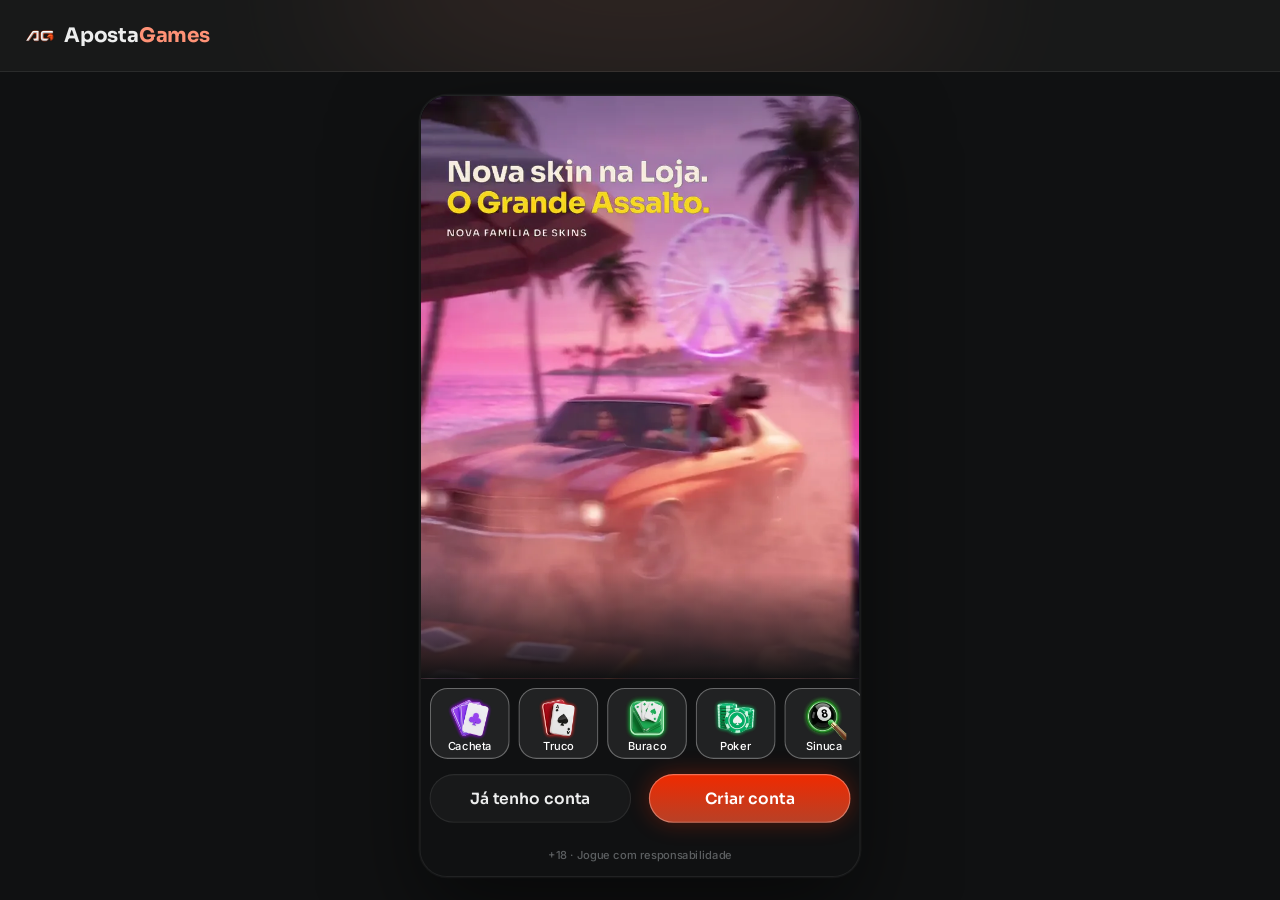
<file: index.html>
<!doctype html>
<html lang="pt-BR">
<head>
<meta charset="utf-8">
<meta name="viewport" content="width=device-width, initial-scale=1, viewport-fit=cover, user-scalable=no">
<meta name="robots" content="noindex, nofollow">
<meta name="theme-color" content="#141e2a">
<meta name="mobile-web-app-capable" content="yes">
<meta name="apple-mobile-web-app-capable" content="yes">
<meta name="apple-mobile-web-app-status-bar-style" content="black-translucent">
<title>Aposta Games · protótipo</title>
<link rel="icon" href="assets/ui/logo_icon.webp">
<link rel="preconnect" href="https://fonts.googleapis.com">
<link rel="preconnect" href="https://fonts.gstatic.com" crossorigin>
<link rel="stylesheet" href="https://fonts.googleapis.com/css2?family=Inter:wght@400;500;600;700&family=Sora:wght@600;700;800&display=swap">
<link rel="stylesheet" href="css/tokens.css?v=aposta-11261814">
<link rel="stylesheet" href="css/ui.css?v=aposta-11261814">
<link rel="stylesheet" href="css/screens.css?v=aposta-11261814">
<link rel="stylesheet" href="css/game.css?v=aposta-11261814">
<link rel="stylesheet" href="css/desk.css?v=aposta-11261814">
<link rel="stylesheet" href="css/missoes.css?v=aposta-11261814">
</head>
<body>
<svg width="0" height="0" style="position:absolute" aria-hidden="true">
  <defs><clipPath id="hexclip" clipPathUnits="objectBoundingBox"><path id="hexpath" d=""/></clipPath></defs>
  <symbol id="s-E" viewBox="0 0 16 20"><path d="M8 0C5 4 0 7.5 0 11.5C0 14 2 16 4.5 16C5.7 16 6.8 15.5 7.5 14.7C7.3 16.6 6.5 18.3 5 20H11C9.5 18.3 8.7 16.6 8.5 14.7C9.2 15.5 10.3 16 11.5 16C14 16 16 14 16 11.5C16 7.5 11 4 8 0Z"/></symbol>
  <symbol id="s-C" viewBox="0 0 20 18.4"><path d="M10 18.35L8.55 17.03C3.4 12.36 0 9.28 0 5.5C0 2.420 2.42 0 5.5 0C7.24 0 8.91 0.81 10 2.09C11.09 0.81 12.76 0 14.5 0C17.58 0 20 2.42 20 5.5C20 9.28 16.6 12.36 11.45 17.04L10 18.35Z"/></symbol>
  <symbol id="s-O" viewBox="0 0 15 20"><path d="M7.5 0L15 10L7.5 20L0 10L7.5 0Z"/></symbol>
  <symbol id="s-P" viewBox="0 0 18 18.5"><path d="M9 0C11.3 0 13.2 1.9 13.2 4.2C13.2 5 13 5.7 12.6 6.3C13 6.2 13.4 6.1 13.8 6.1C16.1 6.1 18 8 18 10.3C18 12.6 16.1 14.5 13.8 14.5C12.5 14.5 11.3 13.9 10.5 12.9C10.7 14.9 11.6 16.8 13.1 18.5H4.9C6.4 16.8 7.3 14.9 7.5 12.9C6.7 13.9 5.5 14.5 4.2 14.5C1.9 14.5 0 12.6 0 10.3C0 8 1.9 6.1 4.2 6.1C4.6 6.1 5 6.2 5.4 6.3C5 5.7 4.8 5 4.8 4.2C4.8 1.9 6.7 0 9 0Z"/></symbol>
  <symbol id="i-copy" viewBox="0 0 448 512"><path d="M208 0H332.1c12.7 0 24.9 5.1 33.9 14.1l67.9 67.9c9 9 14.1 21.2 14.1 33.9V336c0 26.5-21.5 48-48 48H208c-26.5 0-48-21.5-48-48V48c0-26.5 21.5-48 48-48zM48 128h80v64H64V448H256V416h64v48c0 26.5-21.5 48-48 48H48c-26.5 0-48-21.5-48-48V176c0-26.5 21.5-48 48-48z"/></symbol>
  <symbol id="i-share" viewBox="0 0 448 512"><path d="M352 224c53 0 96-43 96-96s-43-96-96-96s-96 43-96 96c0 4 .2 8 .7 11.9l-94.1 47C145.4 170.2 121.9 160 96 160c-53 0-96 43-96 96s43 96 96 96c25.9 0 49.4-10.2 66.6-26.9l94.1 47c-.5 3.9-.7 7.8-.7 11.9c0 53 43 96 96 96s96-43 96-96s-43-96-96-96c-25.9 0-49.4 10.2-66.6 26.9l-94.1-47c.5-3.9 .7-7.8 .7-11.9s-.2-8-.7-11.9l94.1-47C302.6 213.8 326.1 224 352 224z"/></symbol>
  <symbol id="i-wa" viewBox="0 0 448 512"><path d="M380.9 97.1C339 55.1 283.2 32 223.9 32c-122.4 0-222 99.6-222 222 0 39.1 10.2 77.3 29.6 111L0 480l117.7-30.9c32.4 17.7 68.9 27 106.1 27h.1c122.3 0 224.1-99.6 224.1-222 0-59.3-25.2-115-67.1-157zm-157 341.6c-33.2 0-65.7-8.9-94-25.7l-6.7-4-69.8 18.3L72 359.2l-4.4-7c-18.5-29.4-28.2-63.3-28.2-98.2 0-101.7 82.8-184.5 184.6-184.5 49.3 0 95.6 19.2 130.4 54.1 34.8 34.9 56.2 81.2 56.1 130.5 0 101.8-84.9 184.6-186.6 184.6zm101.2-138.2c-5.5-2.8-32.8-16.2-37.9-18-5.1-1.9-8.8-2.8-12.5 2.8-3.7 5.6-14.3 18-17.6 21.8-3.2 3.7-6.5 4.2-12 1.4-32.6-16.3-54-29.1-75.5-66-5.7-9.8 5.7-9.1 16.3-30.3 1.8-3.7.9-6.9-.5-9.7-1.4-2.8-12.5-30.1-17.1-41.2-4.5-10.8-9.1-9.3-12.5-9.5-3.2-.2-6.9-.2-10.6-.2-3.7 0-9.7 1.4-14.8 6.9-5.1 5.6-19.4 19-19.4 46.3 0 27.3 19.9 53.7 22.6 57.4 2.8 3.7 39.1 59.7 94.8 83.8 35.2 15.2 49 16.5 66.6 13.9 10.7-1.6 32.8-13.4 37.4-26.4 4.6-13 4.6-24.1 3.2-26.4-1.3-2.5-5-3.9-10.5-6.6z"/></symbol>
  <symbol id="i-pen" viewBox="0 0 512 512"><path d="M362.7 19.3L314.3 67.7 444.3 197.7l48.4-48.4c25-25 25-65.5 0-90.5L453.3 19.3c-25-25-65.5-25-90.5 0zm-71 71L58.6 323.5c-10.4 10.4-18 23.3-22.2 37.4L1 481.2C-1.5 489.7 .8 498.8 7 505s15.3 8.5 23.7 6.1l120.3-35.4c14.1-4.2 27-11.8 37.4-22.2L421.7 220.3 291.7 90.3z"/></symbol>
  <symbol id="i-plus" viewBox="0 0 448 512"><path d="M256 80c0-17.7-14.3-32-32-32s-32 14.3-32 32v144H48c-17.7 0-32 14.3-32 32s14.3 32 32 32h144v144c0 17.7 14.3 32 32 32s32-14.3 32-32V288h144c17.7 0 32-14.3 32-32s-14.3-32-32-32H256V80z"/></symbol>
  <symbol id="i-chev-l" viewBox="0 0 320 512"><path d="M9.4 233.4c-12.5 12.5-12.5 32.8 0 45.3l192 192c12.5 12.5 32.8 12.5 45.3 0s12.5-32.8 0-45.3L77.3 256 246.6 86.6c12.5-12.5 12.5-32.8 0-45.3s-32.8-12.5-45.3 0l-192 192z"/></symbol>
  <symbol id="i-chev-r" viewBox="0 0 320 512"><path d="M310.6 233.4c12.5 12.5 12.5 32.8 0 45.3l-192 192c-12.5 12.5-32.8 12.5-45.3 0s-12.5-32.8 0-45.3L242.7 256 73.4 86.6c-12.5-12.5-12.5-32.8 0-45.3s32.8-12.5 45.3 0l192 192z"/></symbol>
  <symbol id="i-chev-l-light" viewBox="0 0 320 512"><path d="M20.7 267.3c-6.2-6.2-6.2-16.4 0-22.6l192-192c6.2-6.2 16.4-6.2 22.6 0s6.2 16.4 0 22.6L54.6 256 235.3 436.7c6.2 6.2 6.2 16.4 0 22.6s-16.4 6.2-22.6 0l-192-192z"/></symbol>
  <symbol id="i-chev-r-light" viewBox="0 0 320 512"><path d="M299.3 244.7c6.2 6.2 6.2 16.4 0 22.6l-192 192c-6.2 6.2-16.4 6.2-22.6 0s-6.2-16.4 0-22.6L265.4 256 84.7 75.3c-6.2-6.2-6.2-16.4 0-22.6s16.4-6.2 22.6 0l192 192z"/></symbol>
  <symbol id="i-x" viewBox="0 0 384 512"><path d="M324.5 411.1c6.2 6.2 16.4 6.2 22.6 0s6.2-16.4 0-22.6L214.6 256 347.1 123.5c6.2-6.2 6.2-16.4 0-22.6s-16.4-6.2-22.6 0L192 233.4 59.5 100.9c-6.2-6.2-16.4-6.2-22.6 0s-6.2 16.4 0 22.6L169.4 256 36.9 388.5c-6.2 6.2-6.2 16.4 0 22.6s16.4 6.2 22.6 0L192 278.6 324.5 411.1z"/></symbol>
  <symbol id="i-search" viewBox="0 0 512 512"><path d="M384 208A176 176 0 1 0 32 208a176 176 0 1 0 352 0zM343.3 366C307 397.2 259.7 416 208 416C93.1 416 0 322.9 0 208S93.1 0 208 0S416 93.1 416 208c0 51.7-18.8 99-50 135.3L507.3 484.7c6.2 6.2 6.2 16.4 0 22.6s-16.4 6.2-22.6 0L343.3 366z"/></symbol>
  <symbol id="i-check" viewBox="0 0 512 512"><path d="M256 512A256 256 0 1 0 256 0a256 256 0 1 0 0 512zM369 209L241 337c-9.4 9.4-24.6 9.4-33.9 0l-64-64c-9.4-9.4-9.4-24.6 0-33.9s24.6-9.4 33.9 0l47 47L335 175c9.4-9.4 24.6-9.4 33.9 0s9.4 24.6 0 33.9z"/></symbol>
  <symbol id="i-eye" viewBox="0 0 576 512"><path d="M288 32c-80.8 0-145.5 36.8-192.6 80.6C48.6 156 17.3 208 2.5 243.7c-3.3 7.9-3.3 16.7 0 24.6C17.3 304 48.6 356 95.4 399.4C142.5 443.2 207.2 480 288 480s145.5-36.8 192.6-80.6c46.8-43.5 78.1-95.4 93-131.1c3.3-7.9 3.3-16.7 0-24.6c-14.9-35.7-46.2-87.7-93-131.1C433.5 68.8 368.8 32 288 32zM144 256a144 144 0 1 1 288 0 144 144 0 1 1 -288 0zm144-64c0 35.3-28.7 64-64 64c-7.1 0-13.9-1.2-20.3-3.3c-5.5-1.8-11.9 1.6-11.7 7.4c.3 6.9 1.3 13.8 3.2 20.7c13.7 51.2 66.4 81.6 117.6 67.9s81.6-66.4 67.9-117.6c-11.1-41.5-47.8-69.4-88.6-71.1c-5.8-.2-9.2 6.1-7.4 11.7c2.1 6.4 3.3 13.2 3.3 20.3z"/></symbol>
  <symbol id="i-send" viewBox="0 0 512 512"><path d="M498.1 5.6c10.1 7 15.4 19.1 13.5 31.2l-64 416c-1.5 9.7-7.4 18.2-16 23s-18.9 5.4-28 1.6L284 427.7l-68.5 74.1c-8.9 9.7-22.9 12.9-35.2 8.1S160 493.2 160 480V396.4c0-4 1.5-7.8 4.2-10.7L331.8 202.8c5.8-6.3 5.6-16-.4-22s-15.7-6.4-22-.7L106 360.8 17.7 316.6C7.1 311.3 .3 300.7 0 288.9s5.9-22.8 16.1-28.7l448-256c10.7-6.1 23.9-5.5 34 1.4z"/></symbol>
  <symbol id="i-star" viewBox="0 0 576 512"><path d="M316.9 18C311.6 7 300.4 0 288.1 0s-23.4 7-28.8 18L195 150.3 51.4 171.5c-12 1.8-22 10.2-25.7 21.7s-.7 24.2 7.9 32.7L137.8 329 113.2 474.7c-2 12 3 24.2 12.9 31.3s23 8 33.8 2.3l128.3-68.5 128.3 68.5c10.8 5.7 23.9 4.9 33.8-2.3s14.9-19.3 12.9-31.3L438.5 329 542.7 225.9c8.6-8.5 11.7-21.2 7.9-32.7s-13.7-19.9-25.7-21.7L381.2 150.3 316.9 18z"/></symbol>
  <symbol id="i-star-o" viewBox="0 0 576 512"><path d="M287.9 0c9.2 0 17.6 5.2 21.6 13.5l68.6 141.3 153.2 22.6c9 1.3 16.5 7.6 19.3 16.3s.5 18.1-5.9 24.5L433.6 328.4l26.2 155.6c1.5 9-2.2 18.1-9.7 23.5s-17.3 6-25.3 1.7l-137-73.2L151 509.1c-8.1 4.3-17.9 3.7-25.3-1.7s-11.2-14.5-9.7-23.5l26.2-155.6L31.1 218.2c-6.5-6.4-8.7-15.9-5.9-24.5s10.3-14.9 19.3-16.3l153.2-22.6L266.3 13.5C270.4 5.2 278.7 0 287.9 0zm0 79L235.4 187.2c-3.5 7.1-10.2 12.1-18.1 13.3L99 217.9 184.9 303c5.5 5.5 8.1 13.3 6.8 21L171.4 443.7l105.2-56.2c7.1-3.8 15.6-3.7 22.6 0l105.2 56.2L384.2 324.1c-1.3-7.7 1.2-15.5 6.8-21l85.9-85.1L358.6 200.5c-7.8-1.2-14.6-6.1-18.1-13.3L287.9 79z"/></symbol>
</svg>

<!-- desktop (js/desk.js): header largo, menu e chat ao vivo em volta da coluna 9:16 -->
<header class="dkh" id="dkh"></header>
<aside class="dkl" id="dkl" aria-label="Menu"></aside>
<aside class="dkr" id="dkr" aria-label="Chat ao vivo"></aside>

<div class="stage-wrap"><div class="phone" id="phone">
  <div class="status" aria-hidden="true"><span>9:41</span><span class="island"></span>
    <span class="icons"><svg width="18" height="12" viewBox="0 0 18 12" fill="#fff"><rect x="0" y="8" width="3" height="4" rx="1"/><rect x="5" y="5.5" width="3" height="6.5" rx="1"/><rect x="10" y="3" width="3" height="9" rx="1"/><rect x="15" y="0" width="3" height="12" rx="1"/></svg><svg width="16" height="12" viewBox="0 0 16 12" fill="#fff"><path d="M8 2.2c2.3 0 4.4.9 6 2.4l1.1-1.1A10 10 0 0 0 8 .6 10 10 0 0 0 .9 3.5L2 4.6a8.4 8.4 0 0 1 6-2.4zm0 3.3c1.4 0 2.7.5 3.7 1.4l1.1-1.1A7 7 0 0 0 8 3.9a7 7 0 0 0-4.8 1.9l1.1 1.1c1-.9 2.3-1.4 3.7-1.4zm0 3.3c.6 0 1.1.2 1.5.6L8 11 6.5 9.4c.4-.4.9-.6 1.5-.6z"/></svg><svg width="27" height="13" viewBox="0 0 27 13" fill="none"><rect x=".5" y=".5" width="23" height="12" rx="3.5" stroke="#fff" opacity=".4"/><rect x="2" y="2" width="20" height="9" rx="2" fill="#fff"/><rect x="25" y="4.5" width="1.6" height="4" rx=".8" fill="#fff" opacity=".4"/></svg></span>
  </div>
  <div class="app" id="app">
    <!-- telas do app (renderizadas pelo js/screens.js) -->
    <section class="scr" id="view"></section>

    <!-- tela de jogo: os motores (js/games.js) desenham dentro dela -->
    <section class="scr game-scr" id="scr-game" hidden>
      <header class="hud" id="hud"></header>
      <div class="jogo" id="jogo"><div class="board" id="board"></div></div>
      <nav class="mnav" id="mnav">
        <button data-g="voltar"><span class="back"><svg><use href="#i-chev-l-light"/></svg></span><span>Voltar</span></button>
        <button data-g="chat"><img class="ic" src="assets/icons/chat.webp" alt=""><span>Chat</span></button>
        <button data-g="mesa"><img class="ic" src="assets/icons/friends.webp" alt=""><span>Mesa</span></button>
        <button data-g="voz"><img class="ic" id="micIco" src="assets/icons/microphone-off.webp" alt=""><span>Voz</span></button>
        <button data-g="ajustes"><img class="ic" src="assets/icons/gear.webp" alt=""><span>Ajustes</span></button>
      </nav>
    </section>

    <div class="toast" id="toast"><span class="hint-pill" id="toastTxt"></span></div>
    <div id="sheet"></div>
    <div id="overlay"></div>
  </div>
</div></div>

<script src="js/core.js?v=aposta-11261814"></script>
<script src="js/ui.js?v=aposta-11261814"></script>
<script src="js/screens.js?v=aposta-11261814"></script>
<script src="js/loja.js?v=aposta-11261814"></script>
<script src="js/social.js?v=aposta-11261814"></script>
<script src="js/torneios.js?v=aposta-11261814"></script>
<script src="js/sala.js?v=aposta-11261814"></script>
<script src="js/missoes.js?v=aposta-11261814"></script>
<script src="js/games.js?v=aposta-11261814"></script>
<script src="js/sinuca.js?v=aposta-11261814"></script>
<script src="js/desk.js?v=aposta-11261814"></script>
<script src="js/boot.js?v=aposta-11261814"></script>
</body>
</html>
</file>
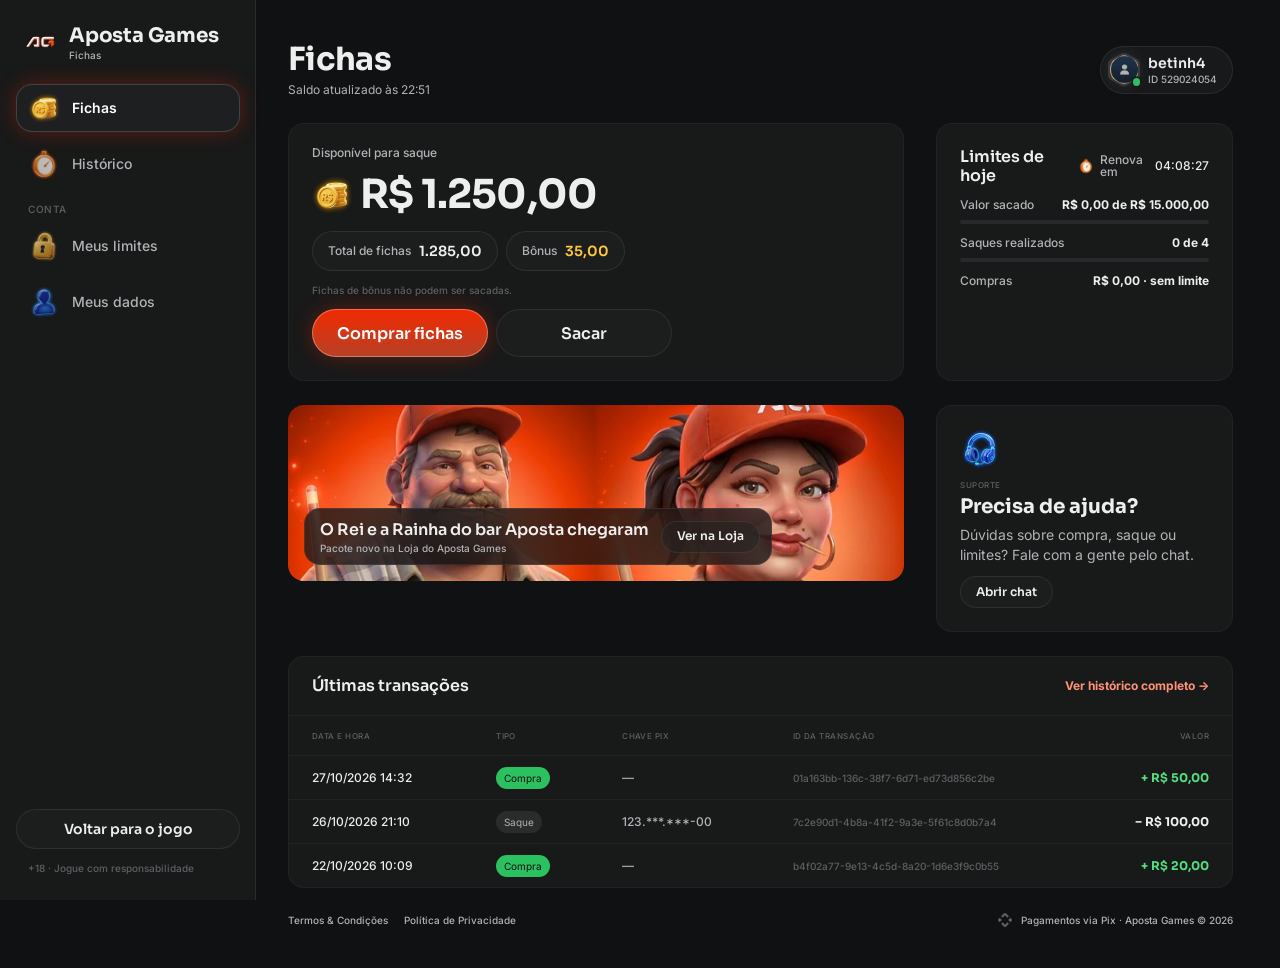
<file: fichas/index.html>
<!doctype html>
<html lang="pt-BR">
<head>
<meta charset="utf-8">
<meta name="viewport" content="width=device-width, initial-scale=1, viewport-fit=cover">
<meta name="robots" content="noindex, nofollow">
<meta name="theme-color" content="#101112">
<title>Fichas · Aposta Games</title>
<link rel="icon" href="../assets/ui/logo_icon.webp">
<link rel="preconnect" href="https://fonts.googleapis.com">
<link rel="preconnect" href="https://fonts.gstatic.com" crossorigin>
<link rel="stylesheet" href="https://fonts.googleapis.com/css2?family=Inter:wght@400;500;600;700&family=Sora:wght@600;700;800&display=swap">
<link rel="stylesheet" href="../css/tokens.css?v=20261119a">
<link rel="stylesheet" href="../css/ui.css?v=20261119a">
<link rel="stylesheet" href="fichas.css?v=20261119a">
</head>
<body>
<svg width="0" height="0" style="position:absolute" aria-hidden="true">
  <defs><clipPath id="hexclip" clipPathUnits="objectBoundingBox"><path id="hexpath" d=""/></clipPath></defs>
  <symbol id="i-chev-l-light" viewBox="0 0 320 512"><path d="M20.7 267.3c-6.2-6.2-6.2-16.4 0-22.6l192-192c6.2-6.2 16.4-6.2 22.6 0s6.2 16.4 0 22.6L54.6 256 235.3 436.7c6.2 6.2 6.2 16.4 0 22.6s-16.4 6.2-22.6 0l-192-192z"/></symbol>
  <symbol id="i-x" viewBox="0 0 384 512"><path d="M324.5 411.1c6.2 6.2 16.4 6.2 22.6 0s6.2-16.4 0-22.6L214.6 256 347.1 123.5c6.2-6.2 6.2-16.4 0-22.6s-16.4-6.2-22.6 0L192 233.4 59.5 100.9c-6.2-6.2-16.4-6.2-22.6 0s-6.2 16.4 0 22.6L169.4 256 36.9 388.5c-6.2 6.2-6.2 16.4 0 22.6s16.4 6.2 22.6 0L192 278.6 324.5 411.1z"/></symbol>
  <symbol id="i-check" viewBox="0 0 448 512"><path d="M438.6 105.4c12.5 12.5 12.5 32.8 0 45.3l-256 256c-12.5 12.5-32.8 12.5-45.3 0l-128-128c-12.5-12.5-12.5-32.8 0-45.3s32.8-12.5 45.3 0L160 338.7 393.4 105.4c12.5-12.5 32.8-12.5 45.3 0z"/></symbol>
  <symbol id="i-copy" viewBox="0 0 448 512"><path d="M208 0H332.1c12.7 0 24.9 5.1 33.9 14.1l67.9 67.9c9 9 14.1 21.2 14.1 33.9V336c0 26.5-21.5 48-48 48H208c-26.5 0-48-21.5-48-48V48c0-26.5 21.5-48 48-48zM48 128h80v64H64V448H256V416h64v48c0 26.5-21.5 48-48 48H48c-26.5 0-48-21.5-48-48V176c0-26.5 21.5-48 48-48z"/></symbol>
  <symbol id="i-pix" viewBox="0 0 24 24"><path d="M6.1 6.3 10.1 2.3a2.7 2.7 0 0 1 3.8 0l4 4-2.3 2.3-2.9-2.9a1 1 0 0 0-1.4 0L8.4 8.6 6.1 6.3zm11.8 11.4-4 4a2.7 2.7 0 0 1-3.8 0l-4-4 2.3-2.3 2.9 2.9a1 1 0 0 0 1.4 0l2.9-2.9 2.3 2.3zM2.3 10.1l1.6-1.6L7.4 12l-3.5 3.5-1.6-1.6a2.7 2.7 0 0 1 0-3.8zm19.4 0a2.7 2.7 0 0 1 0 3.8l-1.6 1.6-3.5-3.5 3.5-3.5 1.6 1.6z"/></symbol>
</svg>

<div class="fx">
  <aside class="side" id="side" aria-label="Menu"></aside>
  <div class="main">
    <header class="mtop" id="mtop"></header>
    <main class="page" id="page"></main>
    <footer class="foot" id="foot"></footer>
  </div>
</div>
<div class="veil" id="veil" hidden><section class="drawer" id="drawer" role="dialog" aria-modal="true"></section></div>
<div class="toast" id="toast"><span class="hint-pill" id="toastTxt"></span></div>

<script src="fichas.js?v=20261119a"></script>
</body>
</html>
</file>
<file: css/tokens.css>
/* Aposta Games · tokens do DS EstrelaGames (Rjx31bgpOt4m1U8DVKyWtd · modo Aposta Games), valores resolvidos 1:1 */
:root{
  color-scheme: dark;
  /* background */
  --bg-default:#101112; --bg-subtle:#181919; --bg-strong:#212223; --bg-raised:#28292a; --bg-inset:#010101; --bg-highlight:#ffffff14; --bg-chrome:#181919; --bg-divider:#28292a; --bg-band:#00000052;
  --bga-default-50:#10111280; --bga-default-75:#101112bf; --bga-subtle-50:#18191980; --bga-subtle-75:#181919bf;
  --bga-strong-25:#21222340; --bga-strong-50:#21222380; --bga-strong-75:#212223bf;
  --bga-secondary-16:#ff927629; --bga-secondary-32:#ff927652; --bga-accent-12:#ffc8411f;
  /* border */
  --border-muted:#ffffff14; --border-default:#212223; --border-strong:#383a3b; --border-focus:#f02a00;
  --border-hl-top:#ffffff29; --border-gold-top:#ffd1c5e5; --border-gold-bottom:#f02a005c;
  /* text */
  --text-default:#edeeee; --text-muted:#b0b4b6; --text-link:#ff9276; --text-subtle:#5d6062; --text-disabled:#454849;
  --text-brand:#ff9276; --text-success:#52de7e; --text-error:#ff6b6e; --text-prize:#ffc841;
  --text-on-color:#ffffff; --text-on-color-muted:#ffffffd9; --text-on-color-subtle:#ffffffb2; --text-on-light:#101112;
  /* system */
  --sys-info:#ff3d00; --sys-success:#2cc160; --sys-success-strong:#8cf0a9; --sys-warning:#ffbe2e; --sys-error:#ef4452;
  --sysa-success-25:#2cc16040; --sysa-error-25:#ef445240; --sysa-info-25:#3b74f540;
  --notification-error:#ef4452;
  /* effects */
  --hl-subtle:#ffffff29; --hl:#ffffff52; --hl-strong:#ffffff7a;
  --shadow-faint:#0000001f; --shadow-subtle:#0000003d; --shadow:#00000066; --shadow-strong:#00000080;
  --glow-info:#f02a0052; --glow-accent:#ffbe2e52; --glow-success:#52de7ea3; --glow-gold:#ff927652; --glow-blue:#ff9276; --glow-red:#ff6b6e;
  /* surfaces */
  --surface-card-top:#181919; --surface-card-bottom:#101112; --surface-elevated-top:#28292a; --surface-elevated-bottom:#181919;
  /* buttons */
  --btn-primary-top:#f02a00; --btn-primary-bg:#b74127; --btn-secondary-border:#ff3d00;
  --btn-disabled-top:#28292a; --btn-disabled-bg:#28292a; --btn-disabled-text:#454849;
  /* tabs */
  --tab-default-text:#b0b4b6; --tab-container:#212223; --input-border:#212223;
  --tab-padrao:#f02a00; --tab-padrao-tint:#f02a003d; --tab-rosa:#e93d82; --tab-rosa-tint:#e93d823d;
  /* games */
  --game-truco:#e5484d; --game-paulista:#3b74f5; --game-cacheta:#8752f2; --game-tranca:#2cc160; --game-buraco:#1f9a4a;
  --game-poker:#0fa968; --game-sinuca:#2fa35a; --game-todos:#ff3d00; --game-domino:#14b8a6; --game-dama:#f76b15; --game-xadrez:#5b6cff;
  --game-paulista-tint:#3b74f53d; --game-truco-tint:#e5484d3d; --game-cacheta-tint:#8752f23d; --game-buraco-tint:#1f9a4a3d; --game-poker-tint:#0fa9683d; --game-sinuca-tint:#2fa35a3d;
  /* crew */
  --crew-engenheiro:#4fb3ff; --crew-comandante:#f5c542; --crew-piloto:#ff5a36; --crew-navegador:#e86bff; --crew-explorador:#4dffb8;
  --crew-bar:#ff9f43; --crew-reis:#34d399; --crew-nobru:#3d8bff; --crew-inhui:#ff4fb0;
  /* famílias da página Skins (mesma cor da chamada do Truco) */
  --crew-laje:#ff7f50; --crew-portaria:#3ddc84; --crew-live:#b45cff; --crew-feira:#ffa62b; --crew-navalha:#ff4fb0; --crew-varzea:#5be37d; --crew-oficina:#3db8ff; --crew-posto:#ff3b4a; --crew-fliper:#a45cff; --crew-grau:#4fa3ff; --crew-palpite:#f2b233; --crew-assalto:#ff4fa3;
  /* stake / table */
  --stake-padrao-top:#75210e; --stake-padrao-bottom:#3c140b; --stake-iniciante-top:#1f9a4a; --stake-iniciante-bottom:#1f502c;
  --table-card-top:#1f5a4a; --table-card-bottom:#0f2e2a; --table-stake:#ffc841;
  --plus-bg:#52de7e; --plus-icon:#101112;
  --btn-success-top:#52de7e; --btn-success-bg:#1f9a4a; /* DS button-glass ☰ Type=Success (Comprar) */
  /* cards */
  --card-face:#ffffff; --card-border:#9ea2a4; --suit-red:#c72c3d; --suit-black:#141922; --back-top:#8e321d; --back-bottom:#540d00;
  /* seat timer */
  --seat-timer-track:#ffffff1f; --seat-timer:#ff3d00;
  /* type */
  --f-display:"Sora", "Inter", system-ui, sans-serif;
  --f-ui:"Inter", system-ui, -apple-system, sans-serif;
  --f-call:"Industry", "Sora", sans-serif;
  /* marca · Aposta Games (sobrescreve) */
  --back-top:#651301; --back-bottom:#201411; --btn-primary-text:#ffffff; --crew-nobru:#FF3D00; --crew-inhui:#FF3D00; --crew-rainhaaposta:#FF9276;
}
/* estilos de texto do DS */
.t-d3xl{font:700 64px/1.2 var(--f-display);letter-spacing:-.02em}
.t-d2xl{font:700 48px/1.2 var(--f-display);letter-spacing:-.02em}
.t-dxl{font:700 40px/1.2 var(--f-display);letter-spacing:-.02em}
.t-dl{font:700 32px/1.2 var(--f-display);letter-spacing:-.02em}
.t-dm{font:700 24px/1.2 var(--f-display);letter-spacing:-.01em}
.t-ds{font:700 20px/1.2 var(--f-display);letter-spacing:-.01em}
.t-dxs{font:600 16px/1.2 var(--f-display)}
.t-d2xs{font:600 14px/1.2 var(--f-display)}
.t-d3xs{font:600 12px/1.2 var(--f-display)}
.t-hm{font:700 20px/1.2 var(--f-ui)}
.t-ll{font:500 16px/1 var(--f-ui)} .t-lm{font:500 14px/1 var(--f-ui)} .t-ls{font:500 12px/1 var(--f-ui)} .t-lxs{font:500 10px/1 var(--f-ui)} .t-l2xs{font:500 8px/1 var(--f-ui)}
.t-link{font:700 12px/1.5 var(--f-ui)}
.t-p2xl{font:400 20px/1.5 var(--f-ui)} .t-pm{font:400 14px/1.5 var(--f-ui)} .t-ps{font:400 12px/1.5 var(--f-ui)}
</file>
<file: css/ui.css>
/* EstrelaGames · base + componentes do DS (Apple Gamer Style · Glass). Medidas 1:1 com o Figma (frame 375). */
*{box-sizing:border-box}
html,body{height:100%;margin:0}
body{background:#05080c;color:var(--text-default);font-family:var(--f-ui);-webkit-font-smoothing:antialiased;overflow:hidden;-webkit-text-size-adjust:100%}
button{font:inherit;color:inherit;border:0;background:none;padding:0;margin:0;cursor:pointer;-webkit-tap-highlight-color:transparent;text-align:inherit}
button:focus-visible,[role="button"]:focus-visible{outline:2px solid var(--border-focus);outline-offset:2px}
/* cards clicáveis são div[role=button]: o WebKit (iPhone) não estica os filhos de um <button> com flex */
[role="button"]{cursor:pointer;-webkit-tap-highlight-color:transparent;-webkit-user-select:none;user-select:none;outline:0}
input{font:inherit;color:inherit;border:0;background:none;outline:0;padding:0;margin:0;min-width:0}
img,video{display:block;max-width:100%;user-select:none;-webkit-user-drag:none}
video::-webkit-media-controls,video::-webkit-media-controls-start-playback-button,video::-webkit-media-controls-overlay-play-button{display:none!important;-webkit-appearance:none} /* sem botão de play: os vídeos são fundo */
svg{display:block}
[hidden]{display:none!important}
.ic{flex:none;object-fit:contain;pointer-events:none}

/* ---------- aparelho ---------- */
.stage-wrap{position:fixed;inset:0;display:flex;align-items:center;justify-content:center}
.phone{position:relative;width:375px;height:812px;background:var(--bg-subtle);overflow:hidden;border-radius:48px;box-shadow:0 0 0 10px #0c1016,0 0 0 11px #2a3340,0 40px 80px rgba(0,0,0,.6);transform-origin:center;display:flex;flex-direction:column}
.status{position:relative;flex:none;height:44px;display:flex;align-items:center;justify-content:space-between;padding:0 26px 0 32px;font:600 15px/1 var(--f-ui);background:var(--bg-subtle);z-index:60;pointer-events:none}
.status .island{position:absolute;left:50%;top:10px;width:118px;height:32px;margin-left:-59px;border-radius:20px;background:#000}
.status .icons{display:flex;gap:6px;align-items:center}
.app{position:relative;flex:1;min-height:0;overflow:hidden}
@media (max-width:520px){
  .phone{width:100vw;height:100vh;height:100dvh;border-radius:0;box-shadow:none;transform:none!important}
  .status{display:none}
  .app{padding-top:env(safe-area-inset-top,0px)}
}
.scr{position:absolute;inset:0;display:flex;flex-direction:column;background:var(--bg-subtle);overflow:hidden}
.app>.scr{top:env(safe-area-inset-top,0px)}
@media (min-width:521px){.app>.scr{top:0}}
.scroll{flex:1;min-height:0;overflow-y:auto;overflow-x:hidden;-webkit-overflow-scrolling:touch;scrollbar-width:none;overscroll-behavior:contain}
.scroll::-webkit-scrollbar,.hscroll::-webkit-scrollbar{display:none}
/* linha com rolagem lateral: sem clip, sangra até a borda da tela (regra Oct 26) */
.hscroll{display:flex;overflow-x:auto;overflow-y:visible;scrollbar-width:none;margin:0 -8px;padding:0 8px;scroll-padding:0 8px;-webkit-overflow-scrolling:touch}

/* ---------- ícones 3D ---------- */
.i16{width:16px;height:16px}.i20{width:20px;height:20px}.i24{width:24px;height:24px}.i28{width:28px;height:28px}.i32{width:32px;height:32px}.i36{width:36px;height:36px}.i40{width:40px;height:40px}.i48{width:48px;height:48px}

/* ---------- header-game (Mobile · Glass) ---------- */
.hdr{position:relative;flex:none;height:64px;display:flex;align-items:center;gap:4px;padding:8px 12px;background:var(--bg-subtle);overflow:hidden;z-index:20}
.hdr::before{content:"";position:absolute;left:48px;top:-70px;width:280px;height:140px;border-radius:50%;background:var(--glow-blue);filter:blur(60px);opacity:.15;pointer-events:none}
.hdr .side{position:relative;flex:1;min-width:0;display:flex;align-items:center;gap:4px}
.hdr .logo{width:24px;height:36px;display:grid;place-items:center;flex:none}
.hdr .logo img{width:25px;height:24px}
.cpill{flex:1;min-width:0;height:34px;display:flex;align-items:center;gap:2px;padding:4px;border-radius:999px;background:linear-gradient(90deg,#52de7e1a,#21222306),var(--bga-strong-50);box-shadow:inset 0 0 0 1px var(--border-muted);overflow:hidden}
.cpill.bonus{padding:4px 8px 4px 4px;background:linear-gradient(90deg,#21222306,#ffc8411a),var(--bga-strong-50)}
.cpill .ic{width:24px;height:24px}
.cpill .t{flex:1;min-width:0;display:flex;flex-direction:column;gap:2px;text-align:left}
.cpill .t small{font:500 8px/1 var(--f-ui);color:var(--text-muted)}
.cpill .t b{font:700 12px/10px var(--f-ui);color:var(--text-default);white-space:nowrap;overflow:hidden;text-overflow:ellipsis}
.cpill.bonus .t b{color:var(--text-prize)}
.cpill .plus{width:20px;height:20px;border-radius:10px;background:var(--plus-bg);display:grid;place-items:center;flex:none}
.cpill .plus svg{width:12px;height:12px;fill:var(--plus-icon)}
/* saldo com seta: abre o dropdown (DS header-game ◉ Expanded) */
.cpill .chev{width:20px;height:20px;display:grid;place-items:center;flex:none}
.cpill .chev svg{width:10px;height:10px;fill:var(--text-muted);transform:rotate(90deg);transition:transform .2s}
.cpill.open{box-shadow:inset 0 0 0 1px var(--border-strong)} .cpill.open .chev svg{transform:rotate(-90deg)}
.hdr .hbuy{flex:1;min-width:0}
/* dropdown do saldo (DS balance-panel) · celular: preso embaixo do header */
.baldrop{position:absolute;left:0;right:0;top:64px;bottom:0;z-index:45;background:var(--bga-default-75);animation:fade .15s both}
.balp{display:flex;flex-direction:column;gap:16px;max-height:100%;overflow:auto;padding:16px 16px 24px;background:var(--bg-subtle);border-radius:0 0 24px 24px;box-shadow:inset 0 -1px 0 var(--hl-subtle),0 16px 40px rgba(0,0,0,.4);animation:balIn .22s cubic-bezier(.2,.8,.2,1) both}
@keyframes balIn{from{transform:translateY(-12px);opacity:0}}
.balp .top{display:flex;justify-content:space-between;align-items:center}
.balp .top small{font:500 12px/1.2 var(--f-ui);color:var(--text-muted)}
.balp .tv{display:flex;align-items:center;gap:4px}
.balp .eye,.balp .x{display:grid;place-items:center;width:28px;height:28px}
.balp .eye svg{width:20px;height:20px;fill:var(--text-muted)}
.balp .x svg{width:12px;height:12px;fill:var(--text-muted);transform:rotate(-90deg)}
.balp .rows{display:flex;flex-direction:column;gap:12px}
.balp .kv{display:flex;justify-content:space-between;gap:12px;font:400 14px/1.4 var(--f-ui);color:var(--text-muted)}
.balp .kv b{font-weight:400;color:var(--text-default);font-variant-numeric:tabular-nums;text-align:right}
.balp hr{border:0;height:1px;background:var(--border-muted);margin:0}
.balp .acts{display:flex;gap:12px} .balp .acts .btn{flex:1}
/* Bônus Fidelidade (DS _loyalty-bonus): Resgatar quando tem valor · Juntando com a seta que abre as regras */
.fid{display:flex;flex-direction:column;gap:12px;padding:8px 12px 8px 8px;border-radius:24px;background:var(--bga-strong-50);box-shadow:inset 0 0 0 1px var(--border-muted)}
.fid.ready{flex-direction:row;align-items:center;gap:8px}
.fid .ic{width:28px;height:28px;flex:none}
.fid .t{flex:1;min-width:0;display:flex;flex-direction:column;gap:2px;text-align:left}
.fid .t b{font:400 14px/1.3 var(--f-ui);color:var(--text-default)}
.fid .t small{font:500 10px/1.2 var(--f-ui);color:var(--text-muted)}
.fid .v{font:400 14px/1 var(--f-ui);font-variant-numeric:tabular-nums}
.fid .row{display:flex;align-items:center;gap:8px;width:100%}
.fid .chev{width:20px;height:20px;display:grid;place-items:center;flex:none}
.fid .chev svg{width:10px;height:10px;fill:var(--text-muted);transform:rotate(90deg);transition:transform .2s}
.fid.open{border-radius:16px;padding:8px 12px 12px 8px} .fid.open .chev svg{transform:rotate(-90deg)}
.fid .more{display:flex;flex-direction:column;gap:12px}
.fid .wk{display:flex;flex-direction:column;gap:4px;padding:12px;border-radius:12px;background:var(--bga-default-50);box-shadow:inset 0 0 0 1px var(--border-muted)}
.fid .wk small{font:500 12px/1.2 var(--f-ui);color:var(--text-muted)}
.fid .wk b{font:700 20px/1.2 var(--f-display);color:var(--text-prize);font-variant-numeric:tabular-nums}
.fid p{margin:0;font:400 12px/1.5 var(--f-ui);color:var(--text-muted)}
.fid .kv{font-size:12px}
.hbell{position:relative;width:36px;height:36px;border-radius:18px;background:var(--bga-strong-50);box-shadow:inset 0 0 0 1px var(--border-muted);display:grid;place-items:center;flex:none}
.hbell .ic{width:28px;height:28px}
.hbell i{position:absolute;left:28px;top:0;width:8px;height:8px;border-radius:50%;background:var(--notification-error)}
.hbell i[hidden]{display:none}

/* ---------- header-avatar (hexágono com borda da tripulação) ---------- */
.hav{position:relative;display:inline-block;flex:none;width:var(--w,44px);height:var(--h,48px)}
.hav .gl{position:absolute;left:-4.5%;top:0;width:109%;aspect-ratio:1;border-radius:50%;background:var(--cc);filter:blur(calc(var(--w,44px) * .16));opacity:.45;pointer-events:none}
.hav .hx{position:absolute;inset:0;-webkit-clip-path:url(#hexclip);clip-path:url(#hexclip);background:var(--cc)}
.hav .hx img{position:absolute;inset:2px;width:calc(100% - 4px);height:calc(100% - 4px);object-fit:cover;object-position:center top;-webkit-clip-path:url(#hexclip);clip-path:url(#hexclip);background:var(--bg-raised)}
.hav .on{position:absolute;left:77%;top:75%;width:23%;aspect-ratio:1;border-radius:50%;background:var(--sys-success);box-shadow:0 0 0 1.5px var(--bg-subtle)}
.hav.xs{--w:24px;--h:26px}.hav.s{--w:32px;--h:35px}.hav.m{--w:44px;--h:48px}.hav.l{--w:56px;--h:60px}
.hav.xs .hx img,.hav.s .hx img{inset:1.5px;width:calc(100% - 3px);height:calc(100% - 3px)}
.hav.empty{height:var(--w)}
.hav.empty .av0{position:absolute;inset:4.5%;width:91%;height:91%}
.hav.empty .add{position:absolute;left:63.6%;top:63.6%;width:27.3%;height:27.3%;border-radius:50%;background:var(--plus-bg);box-shadow:0 0 0 1.2px var(--bg-subtle);display:grid;place-items:center}
.hav.empty .add svg{width:58%;height:58%;fill:var(--plus-icon)}

/* ---------- avatar circular (avatar-estrela-games) ---------- */
.av{position:relative;display:inline-block;vertical-align:middle;flex:none;width:var(--s,48px);height:var(--s,48px);border-radius:50%;background:linear-gradient(180deg,var(--surface-elevated-top),var(--surface-elevated-bottom));box-shadow:inset 0 0 0 var(--bw,2px) #ffffff29}
.av img{position:absolute;inset:var(--bw,2px);width:calc(100% - 2*var(--bw,2px));height:calc(100% - 2*var(--bw,2px));border-radius:50%;object-fit:cover;object-position:center top}
.av.s{--s:32px;--bw:1px}.av.m{--s:48px;--bw:2px}.av.l{--s:80px;--bw:3px}.av.xl{--s:120px;--bw:4px}
.av .lvl{position:absolute;left:50%;bottom:-4px;transform:translateX(-50%);padding:1px 6px;border-radius:999px;background:var(--bg-raised);box-shadow:0 0 0 2px var(--bg-default);font:600 12px/14px var(--f-display);white-space:nowrap}
.av.empty .ph{position:absolute;inset:25%;width:50%;height:50%;fill:#ffffff52}
.av .addb{position:absolute;left:63.3%;top:63.3%;width:36.7%;height:36.7%;border-radius:50%;background:var(--plus-bg);display:grid;place-items:center;box-shadow:0 0 0 3px var(--bg-subtle)}
.av .addb svg{width:50%;height:50%;fill:#fff}

/* ---------- navbar-glass ---------- */
.nav{position:absolute;left:16px;right:16px;bottom:calc(12px + env(safe-area-inset-bottom,0px));height:64px;display:flex;align-items:stretch;padding:4px;border-radius:24px;background:var(--bga-strong-75);box-shadow:inset 0 0 0 1px var(--border-muted);-webkit-backdrop-filter:blur(24px);backdrop-filter:blur(24px);z-index:30}
.nav>button{position:relative;flex:1;min-width:0;display:flex;flex-direction:column;align-items:center;justify-content:center;border-radius:20px}
.nav>button .ic{width:32px;height:32px;opacity:.75}
.nav>button>span{font:500 10px/1 var(--f-ui);color:var(--text-subtle);white-space:nowrap}
.nav>button.on{flex:none;width:104px;justify-content:flex-end;gap:2px;padding-bottom:6px;background:var(--bga-secondary-16);box-shadow:inset 0 0 0 1px var(--hl-subtle),0 0 20px var(--glow-info)}
.nav>button.on .ic{position:absolute;left:28px;top:-14px;width:48px;height:48px;opacity:1}
.nav>button.on .lr{width:100%;display:flex;align-items:center;justify-content:space-between;padding:0 8px}
.nav>button.on .lr span{font:500 10px/1 var(--f-ui);color:var(--text-on-color)}
.nav .lr i{width:16px;height:16px;display:grid;place-items:center}
.nav .lr svg{width:10px;height:16px;fill:var(--text-on-color)}

/* ---------- game-block ---------- */
.gb{position:relative;flex:none;width:72px;height:64px;border-radius:16px;display:flex;flex-direction:column;align-items:center;justify-content:center;padding:4px 0;background:var(--tab-container);box-shadow:inset 0 0 0 1px var(--hl);font:500 10px/1 var(--f-ui);color:var(--text-on-color);white-space:nowrap}
.gb .ic{width:40px;height:40px}
.gb.on{justify-content:flex-end;padding:0 0 6px;background:var(--gc);box-shadow:0 4px 12px var(--gs,transparent)}
.gb.on .ic{position:absolute;left:50%;top:-12px;width:60px;height:60px;margin-left:-30px}
.gb .lk{position:absolute;right:4px;top:4px;width:14px;height:14px;opacity:.8}
.gb.on .lk{display:none}
.games-row{gap:8px;padding-top:12px;margin-top:-12px}
.games-row .gb{width:72px}

/* ---------- tabs ---------- */
.tabs{display:flex;gap:2px;height:44px;padding:4px;border-radius:12px;background:var(--bg-raised);box-shadow:inset 0 0 0 1px var(--input-border)}
.tabs>button{position:relative;flex:1;min-width:0;height:34px;border-radius:8px;display:flex;align-items:center;justify-content:center;padding:8px 16px;font:500 12px/1 var(--f-ui);color:var(--tab-default-text);white-space:nowrap}
.tabs>button.on{background:var(--tc-tint);font:700 12px/18px var(--f-ui);color:var(--text-default)}
.tabs>button.on::after{content:"";position:absolute;left:50%;bottom:0;width:24px;height:3px;margin-left:-12px;border-radius:2px;background:var(--tc);box-shadow:0 0 8px var(--tc)}
.tabs>button .lk{font:500 9px/1 var(--f-ui);margin-left:4px;opacity:.7}
.tabs{--tc:var(--tab-padrao);--tc-tint:var(--tab-padrao-tint)}
.tabs.t-azul{--tc:var(--game-paulista);--tc-tint:var(--game-paulista-tint)}
.tabs.t-vermelha{--tc:var(--game-truco);--tc-tint:var(--game-truco-tint)}
.tabs.t-roxa{--tc:var(--game-cacheta);--tc-tint:var(--game-cacheta-tint)}
.tabs.t-verde{--tc:var(--game-buraco);--tc-tint:var(--game-buraco-tint)}
.tabs.t-rosa{--tc:var(--tab-rosa);--tc-tint:var(--tab-rosa-tint)}

/* ---------- button-glass ---------- */
.btn{display:inline-flex;align-items:center;justify-content:center;gap:8px;white-space:nowrap;transition:transform .12s,filter .12s;flex:none}
.btn:active{transform:scale(.97)}
.btn.l{height:48px;padding:0 24px;border-radius:24px;font:600 16px/1.2 var(--f-display)}
.btn.m{height:40px;padding:0 20px;border-radius:20px;font:600 14px/1.2 var(--f-display)}
.btn.s{height:32px;padding:0 16px;border-radius:16px;font:600 12px/1.2 var(--f-display)}
.btn.xl{height:56px;padding:0 24px;border-radius:28px;font:600 16px/1.2 var(--f-display)}
.btn.m44{height:44px;border-radius:22px}
.btn.pri{background:linear-gradient(180deg,var(--btn-primary-top),var(--btn-primary-bg));box-shadow:inset 0 0 0 1px var(--hl),0 0 20px var(--glow-info);color:var(--btn-primary-text)}
.btn.sec{background:var(--bga-strong-50);box-shadow:inset 0 0 0 1px var(--border-muted);color:var(--text-default)}
.btn.ok{background:linear-gradient(180deg,var(--btn-success-top),var(--btn-success-bg));box-shadow:inset 0 0 0 1px var(--hl),0 0 20px var(--glow-success);color:#fff}
.btn:disabled,.btn.dis{background:var(--btn-disabled-bg);box-shadow:none;color:var(--btn-disabled-text);pointer-events:none}
.btn.danger-txt{background:none;box-shadow:none;color:var(--text-error);font:500 14px/1 var(--f-ui)}
.btn.fill{flex:1;min-width:0}
.btn.wide{width:100%}
.btn .ic{width:20px;height:20px}

/* ---------- button-icon ---------- */
.bicon{width:40px;height:40px;border-radius:20px;display:grid;place-items:center;flex:none;background:var(--bga-strong-50);box-shadow:inset 0 0 0 1px var(--border-muted)}
.bicon .ic{width:24px;height:24px}
.bicon.s{width:32px;height:32px;border-radius:16px}.bicon.s .ic{width:20px;height:20px}
.bicon svg{width:14px;height:14px;fill:var(--text-default)}
.bicon.s28{width:28px;height:28px;border-radius:14px}.bicon.s28 svg{width:16px;height:16px}

/* ---------- tag ---------- */
.tag{display:inline-flex;align-items:center;gap:4px;padding:2px 8px;border-radius:999px;font:400 12px/18px var(--f-ui);white-space:nowrap;flex:none}
.tag.neutral{background:#ffffff14;color:var(--text-muted)}
.tag.gold{padding:3px 8px;background:#ff927629;color:#fff;box-shadow:inset 0 0 0 1px #ffd1c58c}
.tag.success{background:var(--sys-success);color:var(--bg-default)}
.tag.danger{background:var(--sys-error);color:var(--text-default)}
.tag.info{background:var(--sys-info);color:var(--text-default)}
.tag.live{background:var(--sys-error);color:var(--text-default)}
.tag.beginner{background:var(--game-buraco);color:var(--text-default)}

/* ---------- section-title ---------- */
.stitle{display:flex;align-items:center;justify-content:space-between;gap:16px}
.stitle .tx{flex:1;min-width:0;display:flex;flex-direction:column;gap:2px}
.stitle b{font:700 20px/1.2 var(--f-display);letter-spacing:-.01em}
.stitle small{font:500 12px/1 var(--f-ui);color:var(--text-muted)}
.trow{display:flex;align-items:center;justify-content:space-between;gap:8px}
.trow b{font:600 14px/1.2 var(--f-display)}
.trow small{font:500 10px/1 var(--f-ui);color:var(--text-subtle)}

/* ---------- page-top ---------- */
.ptop{flex:none;display:flex;align-items:center;justify-content:space-between;gap:8px;padding:8px;min-height:45px}
.ptop .l{display:flex;align-items:center;gap:8px;min-width:0}
.ptop .back{width:28px;height:28px;border-radius:14px;display:grid;place-items:center;background:var(--bga-strong-50);box-shadow:inset 0 0 0 1px var(--border-muted);flex:none}
.ptop .back svg{width:10px;height:16px;fill:var(--text-default)}
.ptop .tx{display:flex;flex-direction:column;min-width:0}
.ptop .tx b{font:600 16px/1.2 var(--f-display);white-space:nowrap;overflow:hidden;text-overflow:ellipsis}
.ptop .tx small{display:flex;align-items:center;gap:4px;font:500 10px/1 var(--f-ui);color:var(--text-muted)}
.ptop .tx small i{width:6px;height:6px;border-radius:50%;background:var(--sys-success)}

/* ---------- input-search / input ---------- */
.search{display:flex;align-items:center;gap:8px;height:40px;padding:0 16px 0 12px;border-radius:20px;background:var(--bga-strong-50);box-shadow:inset 0 0 0 1px var(--border-muted)}
.search svg{width:16px;height:16px;fill:var(--text-muted);flex:none}
.search input{flex:1;font:500 12px/1 var(--f-ui);color:var(--text-default)}
.search input::placeholder{color:var(--text-muted)}
.field{display:flex;flex-direction:column;gap:8px}
.field>label{font:500 14px/1 var(--f-ui);color:var(--text-default)}
.field .box{display:flex;align-items:center;gap:8px;height:40px;padding:8px 12px;border-radius:12px;background:var(--bga-strong-50);box-shadow:inset 0 0 0 1px var(--border-muted)}
.field .box:focus-within{box-shadow:inset 0 0 0 1px var(--border-focus)}
.field .box input{flex:1;font:400 14px/1.5 var(--f-ui);color:var(--text-default)}
.field .box input::placeholder{color:var(--text-disabled)}
.field .box button svg{width:20px;height:20px;fill:var(--text-muted)}

/* ---------- otp ---------- */
.otp{display:flex;gap:8px;justify-content:center}
.otp .bx{width:48px;height:56px;border-radius:12px;background:#ffffff14;display:grid;place-items:center;font:700 24px/1.2 var(--f-display);color:var(--text-default);box-shadow:inset 0 0 0 1px var(--border-muted)}
.otp .bx.act{background:#ffffff1f;box-shadow:inset 0 0 0 2px var(--border-focus),0 0 12px var(--glow-info)}
.otp .bx.act::after{content:"";width:2px;height:24px;background:var(--border-focus);animation:blink 1s steps(1) infinite}
@keyframes blink{50%{opacity:0}}
.otp-in{position:absolute;opacity:0;pointer-events:none;width:1px;height:1px}

/* ---------- progress ---------- */
.prog{height:4px;border-radius:999px;background:#ffffff1f;overflow:hidden;flex:1}
.prog i{display:block;height:100%;border-radius:inherit;background:var(--tab-padrao);transition:width .3s}

/* ---------- stake-pill ---------- */
.stakes{position:relative;height:128px;overflow:hidden;margin:0 -8px}
.stakes .track{position:absolute;top:8px;left:50%;transform:translateX(-50%);display:flex;align-items:center;gap:8px;height:112px}
.sp{position:relative;flex:none;display:flex;flex-direction:column;border-radius:16px;padding:4px 4px 0;background:linear-gradient(180deg,var(--surface-elevated-top),var(--surface-card-bottom));box-shadow:inset 0 0 0 1px #ffffff29,0 16px 40px var(--shadow);transition:width .25s,height .25s}
.sp .st{position:relative;flex:1;align-self:stretch;border-radius:12px;display:flex;flex-direction:column;align-items:center;justify-content:center;gap:4px;background:linear-gradient(180deg,var(--stake-padrao-top),var(--stake-padrao-bottom));box-shadow:inset 0 0 0 1px var(--hl-subtle),inset 0 2px 8px var(--shadow)}
.sp .v{display:flex;align-items:center;gap:4px;font:600 14px/1.2 var(--f-display);white-space:nowrap}
.sp .v .ic{width:14px;height:14px}
.sp .q{position:absolute;top:4px;right:4px;display:flex;align-items:center;gap:3px;padding:2px 5px;border-radius:8px;background:var(--bga-strong-50);font:500 8px/1 var(--f-ui);white-space:nowrap}
.sp .q::before{content:"";width:5px;height:5px;border-radius:50%;background:var(--sys-success)}
.sp .tg{padding:2px 6px;border-radius:6px;background:var(--bga-strong-50);font:500 8px/1 var(--f-ui);color:var(--text-success)}
.sp .ft{flex:none;display:flex;align-items:center;justify-content:center;gap:3px;padding:4px 0 5px;white-space:nowrap}
.sp .ft small{font:500 8px/1 var(--f-ui);color:var(--text-muted)}
.sp .ft b{font:500 8px/1 var(--f-ui)}
.sp.ini .st{background:linear-gradient(180deg,var(--stake-iniciante-top),var(--stake-iniciante-bottom))}
.sp.S{width:68px;height:68px;padding:4px}
.sp.S .q,.sp.S .ft,.sp.S .tg{display:none}
.sp.M{width:88px;height:88px}
.sp.M .v{font:600 16px/1.2 var(--f-display)} .sp.M .v .ic{width:18px;height:18px}
.sp.L{width:112px;height:112px}
.sp.L .v{font:700 20px/1.2 var(--f-display);letter-spacing:-.01em} .sp.L .v .ic{width:24px;height:24px}
.sp.L .ft b{font:500 10px/1 var(--f-ui)}
.sp.on{box-shadow:inset 0 0 0 2px var(--btn-secondary-border),0 0 20px var(--glow-info)}
.sp.on .st{background:linear-gradient(180deg,var(--btn-primary-top),var(--btn-primary-bg))}
.sp.on.ini .st{background:linear-gradient(180deg,var(--stake-iniciante-top),var(--stake-iniciante-bottom))}
.stake-grid{display:grid;grid-template-columns:repeat(3,minmax(0,1fr));gap:12px}
.stake-grid .sp{width:auto;height:88px}

/* ---------- table-glass (mesa aberta) ---------- */
.tg-row{display:grid;grid-template-columns:repeat(2,minmax(0,1fr));gap:16px 8px}
.tgl{position:relative;height:92px;border-radius:46px;padding:4px;display:flex;background:linear-gradient(180deg,var(--surface-elevated-top),var(--surface-card-bottom));box-shadow:inset 0 0 0 1px #ffffff29,0 16px 40px var(--shadow);text-align:left}
.tgl .felt{flex:1;align-self:stretch;min-width:0;display:flex;align-items:center;padding:10px 12px 6px 70px;border-radius:41px;background:linear-gradient(180deg,var(--table-card-top),var(--table-card-bottom));box-shadow:inset 0 0 0 1px var(--hl-subtle),inset 0 2px 8px var(--shadow)}
.tgl .vals{display:flex;flex-direction:column;gap:4px;min-width:0}
.tgl .vals b{font:600 14px/1.2 var(--f-display);color:var(--table-stake);white-space:nowrap}
.tgl .vals small{font:500 10px/1 var(--f-ui);color:#ffffffb2;white-space:nowrap}
.tgl .seats{display:flex;align-items:center;gap:2px;height:20px}
.tgl .seats .pl{display:flex}
.tgl .seats .pl span{width:20px;height:20px;border-radius:10px;overflow:hidden;background:var(--cc);margin-right:-6px;box-shadow:0 0 0 1px var(--table-card-bottom)}
.tgl .seats .pl span img{width:100%;height:100%;object-fit:cover;object-position:center top}
.tgl .seats em{font:600 12px/14px var(--f-display);font-style:normal;margin-left:8px}
.tgl .tab{position:absolute;left:50%;top:-8px;transform:translateX(-50%);padding:2px 8px;border-radius:8px;background:var(--surface-elevated-top);box-shadow:inset 0 0 0 1px var(--border-muted);font:500 10px/12px var(--f-ui);color:var(--text-subtle);white-space:nowrap}
.tgl .deck{position:absolute;left:14px;top:25px;width:52px;height:52px}
.tgl.locked .felt>*{opacity:.55}
.tgl.pool{border-radius:16px}
.tgl.pool .felt{border-radius:12px;position:relative;overflow:hidden;background:linear-gradient(180deg,#2fa35a,#145c32)}
.tgl.pool .felt::before{content:"";position:absolute;left:30%;top:0;bottom:0;border-left:1px solid #ffffff29}
.tgl.pool .pk{position:absolute;width:10px;height:10px;border-radius:50%;background:#000000b2;box-shadow:inset 0 0 0 1px #ffffff1f}

/* ---------- action-tile ---------- */
.atile{width:80px;height:64px;border-radius:16px;display:flex;flex-direction:column;align-items:center;justify-content:center;background:var(--bga-strong-50);box-shadow:inset 0 0 0 1px var(--border-muted);font:600 14px/1.2 var(--f-display);flex:none}
.atile .ic{width:28px;height:28px}

/* ---------- bottom sheet (sheet glass) ---------- */
.veil{position:absolute;inset:0;z-index:50;background:var(--bga-default-75);display:flex;align-items:flex-end;animation:fade .2s both}
.bsheet{position:relative;width:100%;max-height:calc(100% - 24px);display:flex;flex-direction:column;align-items:stretch;gap:12px;padding:8px 12px calc(24px + env(safe-area-inset-bottom,0px));border-radius:24px 24px 0 0;background:var(--bg-subtle);box-shadow:inset 0 1px 0 var(--hl-subtle),0 16px 40px var(--shadow);animation:up .28s cubic-bezier(.2,.9,.3,1) both;overflow:hidden}
.bsheet.g16{gap:16px}
.bsheet .handle{width:36px;height:4px;border-radius:2px;background:var(--border-muted);align-self:center;flex:none}
.bsheet .scroll{margin:0 -12px;padding:0 12px}
.sh-h{display:flex;align-items:center;gap:12px;flex:none}
.sh-h>.ic{width:36px;height:36px}
.sh-h .tx{flex:1;min-width:0;display:flex;flex-direction:column;gap:2px}
.sh-h .tx b{font:600 16px/1.2 var(--f-display)}
.sh-h .tx small{font:500 10px/1.2 var(--f-ui);color:var(--text-subtle)}
.sh-h .tx small.ok{display:flex;align-items:center;gap:6px;color:var(--sys-success)}
.sh-h .tx small.ok::before{content:"";width:8px;height:8px;border-radius:50%;background:var(--sys-success)}
.xbtn{width:32px;height:32px;border-radius:16px;display:grid;place-items:center;background:var(--bga-strong-50);box-shadow:inset 0 0 0 1px var(--border-muted);flex:none}
.xbtn svg{width:14px;height:14px;fill:var(--text-default)}
@keyframes up{from{transform:translateY(100%)}to{transform:none}}
@keyframes fade{from{opacity:0}}
@keyframes pop{from{transform:scale(.3);opacity:0}}

/* ---------- hint (pílula) / toast ---------- */
.hint-pill{display:inline-flex;align-items:center;gap:4px;padding:4px 12px;border-radius:999px;background:var(--bga-strong-75);box-shadow:inset 0 0 0 1px var(--hl-subtle);font:500 10px/1.2 var(--f-ui);color:var(--text-default);white-space:nowrap;-webkit-backdrop-filter:blur(12px);backdrop-filter:blur(12px)}
.toast{position:absolute;left:50%;top:72px;transform:translate(-50%,-8px);opacity:0;transition:opacity .2s,transform .2s;z-index:90;pointer-events:none;max-width:calc(100% - 32px)}
.toast .hint-pill{font-size:11px;padding:6px 14px;white-space:normal;text-align:center}
.toast.show{opacity:1;transform:translate(-50%,0)}

/* ---------- list / cells ---------- */
.cell{display:flex;flex-direction:column;gap:2px;padding:8px;border-radius:12px;background:var(--bga-strong-50);box-shadow:inset 0 0 0 1px var(--border-muted);min-width:0;flex:1}
.cell small{font:500 10px/1 var(--f-ui);color:var(--text-subtle)}
.cell b{font:600 14px/1.2 var(--f-display);white-space:nowrap}
.card-raised{border-radius:16px;background:var(--bg-raised)}
.muted{color:var(--text-muted)}.subtle{color:var(--text-subtle)}.prize{color:var(--text-prize)}.ok{color:var(--text-success)}.err{color:var(--text-error)}

@media (prefers-reduced-motion: reduce){*,*::before,*::after{animation-duration:.01ms!important;animation-iteration-count:1!important;transition-duration:.01ms!important}}
</file>
<file: css/screens.css>
/* EstrelaGames · layout das telas (frames do Figma · arquivo WkFIFdpiEMFdsQUZqbs5JA) */

/* ---------- Onboarding · M01 Boas-vindas ---------- */
.ob1{background:var(--bg-default)}
.ob1 .hero{position:relative;flex:1;min-height:0;overflow:hidden;background:#05080c}
.ob1 .hero video{position:absolute;inset:0;width:100%;height:100%;object-fit:cover;object-position:center top}
.ob1 .hero::after{content:"";position:absolute;left:0;right:0;bottom:0;height:96px;background:linear-gradient(180deg,#10111200,var(--bg-default));pointer-events:none}
.ob1 .bottom{flex:none;display:flex;flex-direction:column;gap:2px;padding-bottom:env(safe-area-inset-bottom,0px)}
.ob1 .copy{padding:8px 8px 0}
.ob1 .copy .hscroll{gap:8px}
.ob1 .acts{display:flex}
.ob1 .acts>div{flex:1;min-width:0;padding:12px 8px;display:flex}
.ob1 .acts .btn{flex:1}
.ob1 .legal{margin:0;padding:10px 0 14px;text-align:center;font:500 10px/1 var(--f-ui);color:var(--text-subtle)}

/* ---------- Onboarding · M02–M05 cadastro ---------- */
.ob{padding:12px 8px calc(24px + env(safe-area-inset-bottom,0px));gap:24px}
.ob .obtop{flex:none;display:flex;align-items:center;gap:12px}
.ob .obtop .back{width:32px;height:32px;border-radius:16px;display:grid;place-items:center;background:var(--bga-strong-50);box-shadow:inset 0 0 0 1px var(--border-muted);flex:none}
.ob .obtop .back svg{width:10px;height:16px;fill:var(--text-default)}
.ob .obtop span{font:500 12px/1 var(--f-ui);color:var(--text-muted);flex:none}
.ob .obc{flex:1;min-height:0;display:flex;flex-direction:column;justify-content:space-between;gap:24px;overflow-y:auto;scrollbar-width:none}
.ob .obc::-webkit-scrollbar{display:none}
.ob .obtx{display:flex;flex-direction:column;gap:8px}
.ob h1{margin:0;font:700 32px/1.2 var(--f-display);letter-spacing:-.02em}
.ob .obtx p{margin:0;font:400 14px/1.5 var(--f-ui);color:var(--text-muted)}
.ob .form{display:flex;flex-direction:column;gap:20px}
.ob .obft{display:flex;flex-direction:column;gap:12px;flex:none}
.ob .note{margin:0;font:500 10px/1.4 var(--f-ui);color:var(--text-subtle);text-align:center}
.ob .note a{color:var(--text-link);text-decoration:none}
.ob .resend{display:flex;align-items:center;justify-content:space-between;gap:8px;font:500 14px/1 var(--f-ui);color:var(--text-muted)}
.ob .checks{display:flex;flex-direction:column;gap:10px}
.ob .checks div{display:flex;align-items:center;gap:8px;font:500 12px/1 var(--f-ui);color:var(--text-subtle)}
.ob .checks svg{width:16px;height:16px;fill:var(--text-disabled)}
.ob .checks div.on{color:var(--text-default)}
.ob .checks div.on svg{fill:var(--sys-success)}
.ob .avatar-pick{display:flex;justify-content:center}
.ob .avatar-pick .av{box-shadow:inset 0 0 0 3px var(--btn-secondary-border),0 0 20px var(--glow-info)}
.ob .avail{display:flex;align-items:center;gap:6px;font:500 12px/1 var(--f-ui);color:var(--text-success)}
.ob .avail svg{width:14px;height:14px;fill:currentColor}
.ob .avail.err{color:var(--text-error)}
.ob .sugs{display:flex;flex-wrap:wrap;align-items:center;gap:8px}
.ob .sugs .sl{font:500 10px/1 var(--f-ui);color:var(--text-muted)}
.ob .sugs .tag{cursor:pointer;font:600 12px/14px var(--f-display);padding:4px 10px}

/* ---------- Lobby (Home sem skin) ---------- */
.lobby .glowtop{position:absolute;left:48px;top:-70px;width:280px;height:140px;border-radius:50%;background:var(--glow-blue);filter:blur(60px);opacity:.22;pointer-events:none;z-index:0}
.lobby .content{position:relative;display:flex;flex-direction:column;gap:12px;padding:12px 8px 96px}
.lobby .modos{display:flex;align-items:center;gap:8px}
.lobby .modos .tabs{flex:1;min-width:0}
.lobby .sec{display:flex;flex-direction:column;gap:8px}
.lobby .sec.open{gap:16px}
.lobby .soon-note{margin:-4px 0 0;font:500 12px/1.4 var(--f-ui);color:var(--text-subtle);text-align:center;padding:0 16px}

/* ---------- Home com skin (Jogos) ---------- */
.home{gap:12px}
.home .stage{position:relative;flex:1;min-height:0;margin:0 8px;border-radius:12px;overflow:hidden;background:#0b1220;box-shadow:inset 0 0 0 1px var(--border-strong)}
.home .stage video{position:absolute;inset:0;width:100%;height:100%;object-fit:cover;object-position:center top}
.home .stage .shade{position:absolute;left:0;right:0;bottom:0;height:320px;background:linear-gradient(180deg,#18191900,var(--bg-subtle));pointer-events:none}
.home .stage .ct{position:absolute;inset:0;display:flex;flex-direction:column;justify-content:space-between;gap:8px;padding:8px 8px calc(90px + env(safe-area-inset-bottom,0px))}
.home .stage .gl{display:flex;flex-direction:column;gap:8px;width:70px;min-height:0;overflow-y:auto;padding-top:12px;margin-top:-12px;scrollbar-width:none}
.home .stage .gl::-webkit-scrollbar{display:none}
.home .stage .gl .gb{width:70px;flex:none}
.home .stage .gl .gb:not(.on){background:#212223b8;-webkit-backdrop-filter:blur(12px);backdrop-filter:blur(12px)}
.home .stage .acts{display:flex;gap:8px;align-items:center}
.home .stage .acts .btn{flex:1;height:64px;border-radius:24px;font:600 16px/1.2 var(--f-display)}
.home .stage .acts .atile{-webkit-backdrop-filter:blur(12px);backdrop-filter:blur(12px)}
/* lobby (sem skin): Treino ao lado do Jogar, igual à Home com skin (Figma M01/D01, 03/11) */
.lobby .sec .acts{display:flex;gap:8px;align-items:center}
.lobby .sec .acts .btn{flex:1;height:64px;border-radius:24px;font:600 16px/1.2 var(--f-display)}
.home .rw-hint{position:absolute;left:50%;top:72px;transform:translateX(-50%);z-index:25}

/* ---------- fila (partida rápida / mesa) ---------- */
.qslots{display:grid;gap:8px}
.qslot{height:96px;border-radius:12px;background:var(--bga-strong-50);box-shadow:inset 0 0 0 1px var(--border-muted);display:flex;flex-direction:column;align-items:center;justify-content:center;gap:6px;font:500 10px/1 var(--f-ui);color:var(--text-subtle);min-width:0;padding:0 4px;text-align:center}
.qslot.filled{color:var(--text-default)}
.qslot .spin{width:28px;height:28px;border-radius:50%;border:3px solid var(--border-muted);border-top-color:var(--btn-primary-top);animation:spin 1s linear infinite}
.qslot b{font:500 10px/1.2 var(--f-ui);max-width:100%;overflow:hidden;text-overflow:ellipsis;white-space:nowrap}
@keyframes spin{to{transform:rotate(360deg)}}
.qcount{font:700 64px/1 var(--f-display);text-align:center;text-shadow:0 0 24px var(--glow-info)}
.qinfo{margin:0;font:500 12px/1.4 var(--f-ui);color:var(--text-muted);text-align:center}

/* ---------- Loja ---------- */
.pg-top{flex:none;display:flex;flex-direction:column;gap:2px}
.loja .content,.pack .content,.diamantes .content{display:flex;flex-direction:column;gap:16px;padding:0 8px calc(24px + env(safe-area-inset-bottom,0px))} /* sem navbar: a Loja abre pelo botão da Home */
.chips{gap:8px;padding:4px 8px}
.chip{flex:none;height:36px;display:flex;align-items:center;gap:6px;padding:0 12px 0 8px;border-radius:12px;background:var(--bga-strong-50);box-shadow:inset 0 0 0 1px var(--border-muted);font:500 12px/1 var(--f-ui);color:var(--text-default);white-space:nowrap}
.chip .ic{width:20px;height:20px}
.chip.on{background:var(--bga-secondary-16);box-shadow:inset 0 0 0 1.5px var(--btn-secondary-border),0 0 12px var(--glow-info);color:var(--text-on-color)}
.chip.big{height:40px}.chip.big .ic{width:24px;height:24px}
/* skin-pack-card */
.spk{position:relative;display:flex;flex-direction:column;text-align:left;width:100%}
.spk.L{height:176px;justify-content:space-between;padding:12px;border-radius:20px;overflow:hidden;background-color:var(--skin-art-base,#28292a);background-size:cover;box-shadow:inset 0 0 0 1px var(--border-muted)}
.spk.L::before{content:"";position:absolute;inset:0;background:linear-gradient(180deg,#28292a00 45%,#28292a 100%);pointer-events:none}
.spk.L>*{position:relative}
.spk.L .top{display:flex;gap:8px}
.spk.L .info{display:flex;align-items:center;justify-content:space-between;gap:12px}
.spk.L .info .tx{display:flex;flex-direction:column;min-width:0}
.spk.L .info b{font:600 16px/1.2 var(--f-display)}
.spk.L .info small{font:500 10px/1 var(--f-ui);color:var(--text-muted)}
.spk .tag{font-size:12px}
.spk.S{gap:6px}
.spk.S .art{position:relative;height:96px;border-radius:16px;overflow:hidden;background-color:#28292a;background-size:cover;box-shadow:inset 0 0 0 1px var(--border-muted)}
.spk.S .art::before{content:"";position:absolute;inset:0;background:linear-gradient(180deg,#28292a00 45%,#28292ad9 100%)}
.spk.S .art .tag{position:absolute;left:6px;top:6px;padding:2px 8px}
.spk.S .art .price{position:absolute;right:6px;bottom:6px;padding:3px 8px;border-radius:999px;background:var(--bga-strong-75);box-shadow:inset 0 0 0 1px var(--border-muted);font:500 10px/1 var(--f-ui);-webkit-backdrop-filter:blur(12px);backdrop-filter:blur(12px)}
.spk.S .art .lock{position:absolute;left:50%;top:28px;width:40px;height:40px;margin-left:-20px}
.spk.S.blocked .art{background:var(--bga-strong-75)}
.spk.S.blocked.t1 .art{background:linear-gradient(180deg,#e93d8214,#3a2a6440),var(--bga-strong-75)}
.spk.S.blocked.t2 .art{background:linear-gradient(180deg,#1fb6e814,#28292a40),var(--bga-strong-75)}
.spk.S.blocked .art::before{display:none}
.spk.S .tx{display:flex;flex-direction:column;padding-left:2px}
.spk.S .tx b{font:700 12px/1.5 var(--f-ui)}
.spk.S .tx small{font:500 8px/1 var(--f-ui);color:var(--text-muted)}
.packs{display:flex;flex-direction:column;gap:12px;padding:4px 0 8px}
.pgrid{display:grid;grid-template-columns:repeat(3,minmax(0,1fr));gap:12px 8px}
.loja .note{margin:0;font:500 12px/1 var(--f-ui);color:var(--text-muted);line-height:1.3}
.decks{display:grid;grid-template-columns:repeat(2,minmax(0,1fr));gap:12px}
.deckc{display:flex;flex-direction:column;align-items:center;gap:12px;padding:16px 12px;border-radius:16px;background:var(--bga-strong-50);box-shadow:inset 0 0 0 1px var(--border-muted)}
.deckc.on{box-shadow:inset 0 0 0 2px var(--btn-secondary-border),0 0 12px var(--glow-info)}
.deckc .dk{position:relative;width:64px;height:88px}
.deckc b{font:600 14px/1.2 var(--f-display);text-align:center}
/* página do pacote */
.pk-box{display:flex;flex-direction:column;gap:16px;padding:20px 16px;border-radius:16px;background:var(--bg-subtle)}
.pk-box.unl{gap:12px;padding-bottom:24px}
.crew-rows{display:flex;flex-direction:column;gap:16px}
.crew-row{display:flex;gap:4px}
.crew-row>div{flex:1;min-width:0;display:flex;flex-direction:column;align-items:center;gap:6px}
.crew-row>div small{font:500 10px/1 var(--f-ui);color:var(--text-muted);white-space:nowrap;overflow:hidden;text-overflow:ellipsis;max-width:100%}
.crew-row.duo{gap:12px}
.crew-row.duo>div{gap:8px}
.crew-row.duo>div small{font:500 12px/1 var(--f-ui)}
.uopt{display:flex;align-items:center;gap:12px;padding:12px 16px 12px 12px;border-radius:12px;background:var(--bg-raised);text-align:left;width:100%}
.uopt .ic{width:40px;height:40px}
.uopt .tx{flex:1;min-width:0;display:flex;flex-direction:column;gap:2px}
.uopt .tx b{font:500 14px/1 var(--f-ui)}
.uopt .tx small{font:500 10px/1.2 var(--f-ui);color:var(--text-muted)}
.uopt .pr{font:600 16px/1.2 var(--f-display)}
.uopt .pg{display:flex;flex-direction:column;align-items:flex-end;gap:6px;width:72px}
.uopt .pg b{font:600 14px/1.2 var(--f-display)}
.uopt .pg .tr{width:72px;height:6px;border-radius:3px;background:var(--bg-inset);overflow:hidden}
.uopt .pg .tr i{display:block;height:100%;border-radius:3px;background:var(--sys-success)}
.uopt.owned{box-shadow:inset 0 0 0 1px var(--sys-success)}
/* sheet desbloqueado / você ganhou */
.unlock{align-items:center;gap:16px;padding:8px 16px calc(32px + env(safe-area-inset-bottom,0px))}
.unlock .hero{position:relative;width:343px;max-width:100%;height:208px;flex:none}
.unlock .hero .av{position:absolute;margin-left:calc(var(--s) / -2)} /* left = 50% + deslocamento: centro da imagem, em qualquer largura */
.unlock h2{margin:0;font:700 24px/1.2 var(--f-display);letter-spacing:-.01em;text-align:center}
.unlock p{margin:0;font:500 14px/1.15 var(--f-ui);color:var(--text-muted);text-align:center}
.unlock .row{display:flex;gap:12px;width:100%}
.unlock .row .btn{flex:1}
/* character picker */
.picker{padding:0 8px calc(16px + env(safe-area-inset-bottom,0px));gap:12px}
.picker .stg{position:relative;flex:1;min-height:200px;border-radius:20px;overflow:hidden;background:#0b1220;box-shadow:inset 0 0 0 1px var(--border-muted);display:flex;flex-direction:column;justify-content:flex-end;padding:12px}
.picker .stg video{position:absolute;inset:0;width:100%;height:100%;object-fit:cover;object-position:center top}
.picker .stg::before{content:"";position:absolute;inset:0;background:linear-gradient(180deg,#21222300 50%,var(--bg-subtle) 100%);pointer-events:none;z-index:1}
.picker .arrow{position:absolute;top:50%;width:36px;height:36px;margin-top:-18px;border-radius:18px;display:grid;place-items:center;background:var(--bga-strong-75);box-shadow:inset 0 0 0 1px var(--border-muted);-webkit-backdrop-filter:blur(12px);backdrop-filter:blur(12px);z-index:2}
.picker .arrow svg{width:10px;height:16px;fill:var(--text-default)}
.picker .arrow.p{left:8px}.picker .arrow.n{right:8px}
.picker .ident{position:relative;z-index:2;display:flex;flex-direction:column;gap:2px}
.picker .ident b{font:700 20px/1.2 var(--f-display);letter-spacing:-.01em;text-transform:uppercase}
.picker .ident small{display:flex;align-items:center;gap:6px;font:500 10px/1.2 var(--f-ui);color:var(--text-muted)}
.picker .ident small i{width:8px;height:8px;border-radius:50%;background:var(--btn-secondary-border);flex:none}
.picker .crew{flex:none;display:flex;align-items:center;justify-content:center;gap:12px;height:56px}
.picker .crew button{width:48px;height:48px;border-radius:24px;overflow:hidden;background:var(--cc);box-shadow:inset 0 0 0 1px var(--border-muted);opacity:.55;flex:none;transition:all .2s}
.picker .crew button img{width:100%;height:100%;object-fit:cover;object-position:center top}
.picker .crew button.on{width:56px;height:56px;border-radius:28px;opacity:1;box-shadow:0 0 0 2.5px var(--btn-secondary-border),0 0 14px var(--glow-info)} /* seleção = ação: azul do DS, igual ao Figma */
.picker .acts{flex:none;display:flex;gap:8px}
.picker .acts .btn{flex:1}

/* ---------- Batalhas ---------- */
/* ---------- Torneios (opt-in) ---------- */
.tor .content{display:flex;flex-direction:column;gap:16px;padding:16px 16px 112px}
.tor .ttl{display:flex;flex-direction:column;gap:4px}
.tor .ttl h1{margin:0;font:700 24px/1.2 var(--f-display);letter-spacing:-.01em}
.tor .ttl p{margin:0;font:500 14px/1.15 var(--f-ui);color:var(--text-muted)}
.tor .hscroll{margin:0 -16px;padding:12px 16px 0;margin-top:-12px;gap:8px}
.tlist{display:flex;flex-direction:column;gap:16px}
/* tournament-card-estrela-games · borda e pano da table-glass, abas na borda de cima (prêmio no meio, status à esquerda, Infos à direita) */
.tcard{position:relative;display:flex;width:100%;padding:4px;border-radius:40px;background:linear-gradient(180deg,var(--surface-elevated-top),var(--surface-card-bottom));box-shadow:inset 0 0 0 1px #ffffff29,0 16px 40px var(--shadow);text-align:left}
.tcard .felt{flex:1;min-width:0;height:72px;display:flex;align-items:center;gap:12px;padding:8px 16px 8px 20px;border-radius:36px;background:linear-gradient(180deg,var(--table-card-top),var(--table-card-bottom));box-shadow:inset 0 0 0 1px var(--hl-subtle),inset 0 2px 8px var(--shadow)}
.tcard .jg{display:flex;flex-direction:column;align-items:center;gap:2px;flex:none}
.tcard .jg>.ic{width:40px;height:40px}
.tcard .jg small{display:flex;align-items:center;gap:2px;font:500 10px/1 var(--f-ui);color:var(--text-on-color-subtle)}
.tcard .jg small .ic,.tcard .tm .ic{width:12px;height:12px}
.tcard .info{flex:1;min-width:0;display:flex;flex-direction:column;gap:2px}
.tcard .info>b{font:600 14px/1.2 var(--f-display);white-space:nowrap;overflow:hidden;text-overflow:ellipsis}
.tcard .info>small{font:500 12px/1.2 var(--f-ui);color:var(--text-on-color-subtle);white-space:nowrap;overflow:hidden;text-overflow:ellipsis}
.tcard .tm{display:flex;align-items:center;gap:4px;font:500 12px/1.2 var(--f-ui);color:var(--text-on-color-subtle);white-space:nowrap}
.tcard .tm b{font:600 12px/14px var(--f-display);color:var(--text-default);font-variant-numeric:tabular-nums}
.tcard .tm b.live{color:var(--text-error)}
.tcard .ac{display:flex;flex-direction:column;align-items:center;gap:4px;flex:none}
.tcard .ac small{font:500 10px/1 var(--f-ui);color:var(--text-on-color-subtle);white-space:nowrap}
.tcard .ac small b{font-weight:500;color:var(--text-success)}
.tcard .tb{position:absolute;top:-10px;display:flex;align-items:center;gap:4px;padding:2px 12px;border-radius:10px;background:var(--surface-elevated-top);box-shadow:inset 0 0 0 1px var(--border-muted);font:500 12px/16px var(--f-ui);color:var(--text-on-color-subtle);white-space:nowrap}
.tcard .tb.pz{left:50%;transform:translateX(-50%)}
.tcard .tb.pz b{font:600 12px/16px var(--f-display);color:var(--table-stake)}
.tcard .tb.inf{right:40px;padding:2px 8px;color:var(--text-link)}
.tcard .st{position:absolute;left:40px;top:-11px;display:flex}
.tcard.end .jg>.ic{opacity:.56}
.tcard.end .info>b{color:var(--text-on-color-subtle)}
.tag.live i{width:6px;height:6px;border-radius:50%;background:currentColor}
.tempty .ec{width:96px;height:96px;border-radius:50%;display:grid;place-items:center;background:var(--bga-strong-50)}
.tempty .ec .ic{width:56px;height:56px}
/* sheet do torneio · Regras / Prêmios / Ranking */
.tsh .thead{display:flex;align-items:center;gap:12px}
.tsh .thead .gm{width:56px;height:56px;border-radius:16px;display:grid;place-items:center;background:var(--gt);flex:none}
.tsh .thead .gm .ic{width:40px;height:40px}
.tsh .thead .tx{flex:1;min-width:0;display:flex;flex-direction:column;gap:4px}
.tsh .thead b{font:700 20px/1.2 var(--f-display);letter-spacing:-.01em}
.tsh .thead small{font:500 12px/1.2 var(--f-ui);color:var(--text-muted)}
.tcd{display:flex;flex-direction:column;gap:8px;align-self:stretch}
.tcd>small{font:500 12px/1 var(--f-ui);color:var(--text-muted)}
.tcd .cells{display:flex;gap:8px}
.tcd .cells span{flex:1;display:flex;flex-direction:column;align-items:center;padding:8px;border-radius:12px;background:var(--bg-raised);box-shadow:inset 0 0 0 1px var(--border-muted)}
.tcd .cells b{font:700 20px/1.2 var(--f-display);font-variant-numeric:tabular-nums}
.tcd .cells small{font:500 10px/1 var(--f-ui);color:var(--text-muted)}
.tstats{display:flex;gap:8px}
.tstats .c{flex:1;min-width:0;display:flex;align-items:center;gap:12px;height:60px;padding:12px 16px;background:var(--bg-raised)}
.tstats .c .ic{width:36px;height:36px}
.tstats .c span{display:flex;flex-direction:column;min-width:0}
.tstats .c b{font:700 20px/1.2 var(--f-display);letter-spacing:-.01em;white-space:nowrap}
.tstats .c small{font:500 10px/1 var(--f-ui);color:var(--text-subtle)}
.trules{display:flex;flex-direction:column;gap:12px}
.trules div{display:flex;align-items:flex-start;gap:8px}
.trules .ic{width:16px;height:16px;flex:none;margin-top:1px}
.trules span{font:500 14px/1.3 var(--f-ui)}
.tprz,.trank{display:flex;flex-direction:column;gap:8px}
.tprz div{display:flex;align-items:center;gap:12px;padding:12px;border-radius:16px;background:linear-gradient(180deg,var(--surface-card-top),var(--surface-card-bottom));box-shadow:inset 0 0 0 1px var(--border-muted)}
.tprz b{flex:1;min-width:0;font:500 16px/1 var(--f-ui)}
.tprz em{font:500 14px/1 var(--f-ui);font-style:normal;color:var(--text-prize)}
.trank .rrow,.trank .rrow+.rrow{border-radius:16px;background:linear-gradient(180deg,var(--surface-card-top),var(--surface-card-bottom));box-shadow:inset 0 0 0 1px var(--border-muted)}
.trank .rrow.me{background:#ff3d002e;box-shadow:inset 0 0 0 1px var(--btn-primary-top)}
.trank .rrow.top>em{color:var(--text-brand)}
.trank .rrow .pts small.pz{color:var(--text-prize)}
.tcta{display:flex;flex-direction:column;gap:8px}
.tcta .qinfo,.task .qinfo{font-size:10px}
/* sheets de confirmação · confirmar, saldo insuficiente, cancelar, aviso de início */
.task{display:flex;flex-direction:column;align-items:center;gap:16px}
.task>.ic.hero{width:80px;height:80px}
.task .tx{display:flex;flex-direction:column;gap:8px;text-align:center}
.task h2{margin:0;font:700 24px/1.2 var(--f-display);letter-spacing:-.01em}
.task p{margin:0;font:500 14px/1.3 var(--f-ui);color:var(--text-muted)}
.task .tsum{align-self:stretch;display:flex;flex-direction:column;gap:8px;padding:12px 16px;border-radius:16px;background:var(--bg-raised);box-shadow:inset 0 0 0 1px var(--border-muted)}
.task .tsum div{display:flex;justify-content:space-between;align-items:center;font:500 14px/1 var(--f-ui);color:var(--text-muted)}
.task .tsum b{font:600 14px/1.2 var(--f-display);color:var(--text-default)}
.task .tsum b.err{color:var(--text-error)}
.task .tsum i{height:1px;background:var(--border-muted)}
.task .row{align-self:stretch;display:flex;gap:12px}
/* sheets da mesa (jogadores, chat da mesa) */
.room-list{display:flex;flex-direction:column;border-radius:8px;background:var(--bga-strong-50);overflow:hidden}
.room-list .pr{display:flex;align-items:center;gap:10px;padding:8px 12px;min-height:48px}
.room-list .pr b{flex:1;min-width:0;font:500 14px/1 var(--f-ui)}
.room-list .pr small{font:500 10px/1 var(--f-ui);color:var(--text-subtle)}
.room-list .pr small.ok{color:var(--sys-success)}
.room-list .pr.free b{color:var(--text-subtle)}
.room-info{display:flex;gap:8px}
.room-h{display:flex;justify-content:space-between;font:500 12px/1 var(--f-ui);color:var(--text-muted)}
.leave-btn{padding:12px 0;text-align:center;font:500 14px/1 var(--f-ui);color:var(--text-error);width:100%}
.room-chat{display:flex;flex-direction:column;gap:8px;max-height:132px;overflow-y:auto;scrollbar-width:none}
.room-chat::-webkit-scrollbar{display:none}

/* ---------- Chat ---------- */
.chat .gtabs{flex:none;gap:8px;padding:20px 8px 8px;margin:-12px 0 0}
.chat .feed{flex:1;min-height:0;overflow-y:auto;display:flex;flex-direction:column;padding:8px 0;scrollbar-width:none}
.chat .feed::-webkit-scrollbar{display:none}
.chat .feed .spacer{flex:1}
.chat .sys{padding:4px 0 8px;text-align:center;font:500 10px/1 var(--f-ui);color:var(--text-subtle)}
.cmsg{display:flex;flex-direction:column;gap:8px;padding:4px 16px}
.cmsg .row{display:flex;align-items:flex-start;gap:8px}
.cmsg .ln{flex:1;min-width:0;display:flex;flex-wrap:wrap;align-items:flex-start;gap:6px;padding-top:6px;font:500 14px/1.3 var(--f-ui);color:var(--text-default)}
.cmsg .ln .tx{flex:1;min-width:0;word-wrap:break-word}
.cmsg .ln b{font-weight:500}
.cmsg.of{background:#ff3d001f;box-shadow:inset 3px 0 0 #ff3d00}
.cmsg.es{background:#ffc8411f;box-shadow:inset 3px 0 0 #ffc841}
.cmsg .badge{flex:none;display:inline-flex;align-items:center;gap:4px;height:18px;padding:2px 8px 2px 4px;border-radius:999px;font:500 10px/1 var(--f-ui);margin-top:-1px}
.cmsg .badge .ic{width:14px;height:14px}
.cmsg .badge.of{background:#ff3d00;color:var(--btn-primary-text)}
.cmsg .badge.es{background:#ffc841;color:#101112}
.av.s.of img{object-fit:contain;padding:5px;background:var(--bg-raised)}
.ccard{display:flex;align-items:center;gap:12px;padding:12px;margin-left:40px;border-radius:16px;background:var(--bga-strong-50);box-shadow:inset 0 0 0 1px var(--border-muted)}
.ccard .ic{width:40px;height:40px}
.ccard .tx{flex:1;min-width:0;display:flex;flex-direction:column}
.ccard .tx small{font:500 8px/1 var(--f-ui);color:var(--text-muted);text-transform:uppercase;letter-spacing:.02em}
.ccard .tx b{font:600 16px/1.2 var(--f-display)}
.ccard .tx span{font:500 10px/1 var(--f-ui);color:var(--text-muted)}
.ccard .btn{flex:none}
.composer{flex:none;display:flex;flex-direction:column;gap:8px;padding:8px 12px calc(88px + env(safe-area-inset-bottom,0px))}
.composer .chint{display:flex;justify-content:space-between;font:500 10px/1 var(--f-ui);color:var(--text-muted)}
.composer .row{display:flex;align-items:center;gap:8px}
.composer .row .bicon svg{width:16px;height:16px;fill:var(--text-default)}
.composer .in{flex:1;min-width:0;height:40px;padding:0 16px;border-radius:20px;background:var(--bga-strong-50);box-shadow:inset 0 0 0 1px var(--border-muted);display:flex;align-items:center}
.composer .in input{flex:1;font:500 12px/1 var(--f-ui)}
.composer .in input::placeholder{color:var(--text-muted)}
.composer .send{width:40px;height:40px;border-radius:20px;display:grid;place-items:center;background:linear-gradient(180deg,var(--btn-primary-top),var(--btn-primary-bg));box-shadow:0 0 20px var(--glow-info);flex:none}
.composer .send svg{width:16px;height:16px;fill:#fff}
.amt-grid{display:grid;grid-template-columns:repeat(4,minmax(0,1fr));gap:8px}
.amt{height:44px;text-align:center;border-radius:12px;background:var(--bga-strong-50);box-shadow:inset 0 0 0 1px var(--border-muted);font:600 14px/1.2 var(--f-display)}
.amt.on{background:var(--bga-secondary-16);box-shadow:inset 0 0 0 1.5px var(--btn-secondary-border),0 0 12px var(--glow-info)}
.total{display:flex;align-items:center;justify-content:space-between;padding:12px 16px;border-radius:12px;background:var(--bg-raised)}
.total small{font:500 12px/1 var(--f-ui);color:var(--text-muted)}
.total b{font:700 20px/1.2 var(--f-display)}
.stepper{display:flex;align-items:center;justify-content:space-between;padding:4px 4px 4px 16px;border-radius:12px;background:var(--bga-strong-50);box-shadow:inset 0 0 0 1px var(--border-muted);font:600 14px/1.2 var(--f-display)}
.stepper div{display:flex;gap:4px}
.gtoast-card{position:absolute;left:16px;right:16px;top:102px;z-index:45;display:flex;align-items:center;gap:12px;padding:12px 16px 12px 12px;border-radius:16px;background:var(--bga-strong-75);-webkit-backdrop-filter:blur(24px);backdrop-filter:blur(24px);box-shadow:0 0 16px var(--sys-success);animation:fade .25s both}
.gtoast-card .ic{width:32px;height:32px}
.gtoast-card div{display:flex;flex-direction:column;gap:2px}
.gtoast-card b{font:600 14px/1.2 var(--f-display)}
.gtoast-card small{font:500 10px/1 var(--f-ui);color:var(--text-muted)}
/* Fichas · o + do saldo mostra "Redirecionando…" e abre a página de Fichas (M01/D01); na volta, o toast do saldo (M02/D02) */
.gtoast-card.fx{top:76px}
.redir{position:absolute;inset:0;z-index:130;display:grid;place-items:center;padding:0 32px;background:var(--bga-default-75);animation:fade .2s both}
.redir .card{width:100%;display:flex;flex-direction:column;align-items:center;gap:16px;padding:24px;border-radius:24px;background:var(--bga-strong-75);-webkit-backdrop-filter:blur(24px);backdrop-filter:blur(24px);box-shadow:0 0 24px var(--sys-info);text-align:center}
.redir .card>.ic{width:64px;height:64px}
.redir .tx{display:flex;flex-direction:column;gap:8px}
.redir .tx b{font:700 20px/1.2 var(--f-display);letter-spacing:-.01em}
.redir .tx span{font:500 12px/1.4 var(--f-ui);color:var(--text-muted)}
.redir .bar{display:block;width:100%;height:4px;border-radius:2px;background:var(--bg-inset);overflow:hidden}
.redir .bar i{display:block;width:0;height:100%;border-radius:2px;background:var(--tab-padrao);animation:redir 1.3s cubic-bezier(.3,.6,.4,1) forwards}
@keyframes redir{to{width:100%}}

/* ---------- Notificações (dropdown do sino) ---------- */
.ndrop{position:absolute;inset:calc(64px + env(safe-area-inset-top,0px)) 0 0;z-index:48;background:var(--bga-default-75);animation:fade .18s both}
.ndrop .panel{position:absolute;left:8px;right:8px;top:4px;max-height:calc(100% - 100px);display:flex;flex-direction:column;gap:12px;padding:12px;border-radius:20px;background:var(--bg-subtle);box-shadow:inset 0 0 0 1px var(--hl-subtle),0 16px 40px var(--shadow);animation:drop .22s cubic-bezier(.2,.9,.3,1) both}
@keyframes drop{from{transform:translateY(-12px);opacity:0}}
.ndrop .nh{display:flex;align-items:center;justify-content:space-between}
.ndrop .nh b{font:600 16px/1.2 var(--f-display)}
.ndrop .nh button{font:700 12px/1.5 var(--f-ui);color:var(--text-link)}
.nlist{display:flex;flex-direction:column;gap:8px;overflow-y:auto;scrollbar-width:none;min-height:0}
.nlist::-webkit-scrollbar{display:none}
.nitem{display:flex;align-items:flex-start;gap:12px;padding:12px;border-radius:16px;background:var(--bga-strong-50);box-shadow:inset 0 0 0 1px var(--border-muted);text-align:left;width:100%;cursor:pointer}
.nitem .itile{border-radius:12px;background:var(--bga-strong-50)}.nitem .itile .ic{width:28px;height:28px}
.nitem .tr{display:flex;align-items:center;gap:8px}
.nitem .tr i{width:8px;height:8px;border-radius:50%;background:var(--tab-padrao);flex:none}
.nitem .fav{flex:none;width:16px;height:16px}.nitem .fav .ic{width:16px;height:16px;opacity:.3}.nitem .fav.on .ic{opacity:1}
.nitem .tx{flex:1;min-width:0;display:flex;flex-direction:column;gap:4px}
.nitem .tx .tr b{flex:1;min-width:0;font:600 14px/1.2 var(--f-display)}
.nitem .tx>span:not(.tr){font:500 12px/1.2 var(--f-ui);color:var(--text-muted)}
.nitem .tx small{font:500 10px/1 var(--f-ui);color:var(--text-subtle)}
.nempty{display:flex;flex-direction:column;align-items:center;gap:8px;padding:24px 16px;text-align:center}
.nempty .ic{width:64px;height:64px}
.nempty b{font:600 16px/1.2 var(--f-display)}
.nempty span{font:500 12px/1.4 var(--f-ui);color:var(--text-muted)}

/* ---------- Perfil / Ajustes / Ranking / Histórico ---------- */
.pcontent{display:flex;flex-direction:column;gap:16px;padding:4px 8px 104px}
.phero{display:flex;align-items:center;gap:12px;padding:12px;border-radius:16px;background:var(--bga-strong-50);box-shadow:inset 0 0 0 1px var(--border-muted);min-height:96px}
.phero .hav .on{width:14px;height:14px;left:50px;top:54px;box-shadow:0 0 0 2px var(--bg-subtle)}
.phero .tx{flex:1;min-width:0;display:flex;flex-direction:column;gap:2px}
.phero .tx b{font:700 20px/1.2 var(--f-display);text-transform:uppercase;letter-spacing:-.01em;white-space:nowrap;overflow:hidden;text-overflow:ellipsis}
.phero .tx span{display:flex;align-items:center;gap:6px;font:500 10px/1 var(--f-ui);color:var(--text-muted)}
.phero .tx span i{width:8px;height:8px;border-radius:50%;background:var(--cc);flex:none}
.phero .tx small{font:500 8px/1 var(--f-ui);color:var(--text-subtle)}
.gcard{display:flex;flex-direction:column;border-radius:16px;background:var(--bga-strong-50);box-shadow:inset 0 0 0 1px var(--border-muted);overflow:hidden}
.stats{padding:4px 0}
.stats .r{display:flex}
.stats .c{flex:1;display:flex;align-items:center;gap:12px;height:60px;padding:14px 16px}
.stats .c .ic{width:36px;height:36px}
.stats .c span{display:flex;flex-direction:column}
.stats .c b{font:700 20px/1.2 var(--f-display);letter-spacing:-.01em}
.stats .c small{font:500 10px/1 var(--f-ui);color:var(--text-subtle)}
.li{display:flex;align-items:center;gap:12px;min-height:64px;padding:12px;text-align:left;width:100%}
.itile{width:40px;height:40px;border-radius:10px;display:grid;place-items:center;flex:none;background:linear-gradient(180deg,var(--surface-elevated-top),var(--surface-elevated-bottom))}
.itile .ic{width:32px;height:32px}
.li+.li{box-shadow:inset 0 1px 0 var(--border-muted)}
.li .tx{flex:1;min-width:0;display:flex;flex-direction:column;gap:4px}
.li .tx b{font:500 16px/1 var(--f-ui)}
.li .tx small{font:500 10px/1.2 var(--f-ui);color:var(--text-subtle)}
.li .val{font:500 14px/1 var(--f-ui);color:var(--text-muted);white-space:nowrap}
.li .val.warn{color:var(--sys-warning)}
.li .val.link{color:var(--text-link)}
.li>svg{width:8px;height:14px;fill:var(--text-subtle);flex:none}
.li .ic{width:28px;height:28px}
.tgl-sw{width:44px;height:26px;border-radius:13px;background:var(--bg-strong);position:relative;flex:none;transition:background .2s}
.tgl-sw::after{content:"";position:absolute;left:3px;top:3px;width:20px;height:20px;border-radius:50%;background:#fff;transition:transform .2s}
.tgl-sw.on{background:var(--sys-success)}
.tgl-sw.on::after{transform:translateX(18px)}
.grp{display:flex;flex-direction:column;gap:6px}
.grp>small{padding:0 4px;font:500 10px/1 var(--f-ui);color:var(--text-subtle);letter-spacing:.04em}
.logout{height:55px;text-align:center;border-radius:16px;background:var(--bga-strong-50);box-shadow:inset 0 0 0 1px var(--border-muted);font:600 14px/1.2 var(--f-display);color:var(--text-error);width:100%}
.hfilters{gap:8px}
.hsum{display:flex;gap:12px}
.hsum>div{flex:1;min-width:0;display:flex;flex-direction:column;gap:4px;padding:12px;border-radius:12px;background:linear-gradient(180deg,var(--surface-card-top),var(--surface-card-bottom))}
.hsum small{font:500 10px/1 var(--f-ui);color:var(--text-subtle)}
.hsum b{font:600 14px/1.2 var(--f-display)}
.hday{font:500 10px/1 var(--f-ui);color:var(--text-subtle);letter-spacing:.04em}
.hlist{display:flex;flex-direction:column;gap:8px}
.hrow{display:flex;align-items:center;gap:12px;padding:10px 12px;border-radius:12px;background:linear-gradient(180deg,var(--surface-card-top),var(--surface-card-bottom));box-shadow:inset 0 1px 0 #ffffff29}
.hrow>i{width:10px;height:10px;border-radius:50%;background:var(--gc);flex:none}
.hrow .tx{flex:1;min-width:0;display:flex;flex-direction:column;gap:2px}
.hrow .tx b{font:500 16px/1 var(--f-ui);white-space:nowrap;overflow:hidden;text-overflow:ellipsis}
.hrow .tx small{font:500 10px/1 var(--f-ui);color:var(--text-subtle)}
/* ranking */
.rk .content{display:flex;flex-direction:column;gap:12px;padding:4px 8px 16px}
.rrace{position:relative;height:240px;flex:none}
.rrace .glw{position:absolute;left:40px;top:24px;width:280px;height:180px;border-radius:50%;background:var(--gc,var(--game-todos));filter:blur(60px);opacity:.35}
.podium{position:absolute;left:8px;right:8px;top:4px;bottom:0;display:flex;align-items:flex-end;justify-content:center;gap:8px}
.podium .p{flex:1;display:flex;flex-direction:column;align-items:center;gap:6px;min-width:0}
.podium .p b{font:600 14px/1.2 var(--f-display);white-space:nowrap;overflow:hidden;text-overflow:ellipsis;max-width:100%}
.podium .p small{font:500 10px/1 var(--f-ui);color:var(--text-muted)}
.podium .p .blk{width:100%;border-radius:12px;background:var(--bga-strong-50);box-shadow:inset 0 0 0 1px var(--border-muted);display:grid;place-items:center;font:700 32px/1.2 var(--f-display);letter-spacing:-.02em}
.podium .p.n1 .blk{height:104px;background:linear-gradient(180deg,var(--btn-primary-top),var(--btn-primary-bg));box-shadow:0 0 20px var(--glow-info)}.podium .p.n2 .blk{height:72px}.podium .p.n3 .blk{height:56px}
.rlist{border-radius:16px;background:var(--bga-strong-50);box-shadow:inset 0 0 0 1px var(--border-muted);overflow:hidden;flex:none}
.rrow{display:flex;align-items:center;gap:12px;padding:10px 12px;min-height:53px;width:100%;text-align:left}
.rrow+.rrow{box-shadow:inset 0 1px 0 var(--border-muted)}
.rrow>em{width:22px;font:700 14px/1 var(--f-display);font-style:normal;text-align:center;color:var(--text-muted)}
.rrow .tx{flex:1;min-width:0;display:flex;flex-direction:column;gap:3px}
.rrow .tx b{font:600 14px/1.2 var(--f-display);white-space:nowrap;overflow:hidden;text-overflow:ellipsis}
.rrow .tx small{font:500 10px/1 var(--f-ui);color:var(--text-subtle)}
.rrow .pts{display:flex;flex-direction:column;align-items:flex-end;gap:3px}
.rrow .pts b{font:600 14px/1.2 var(--f-display)}
.rrow .pts small{font:500 10px/1 var(--f-ui);color:var(--text-success)}
.rrow .pts small.dn{color:var(--text-error)}.rrow .pts small.eq{color:var(--text-subtle)}
.rrow.me{border-radius:16px;background:#ff3d002e;box-shadow:inset 0 0 0 1px var(--btn-primary-top)}
.rme{flex:none;padding:4px 8px calc(8px + env(safe-area-inset-bottom,0px));box-shadow:inset 0 1px 0 #ffffff29}
/* card do jogador */
.pcard{display:flex;flex-direction:column;align-items:center;gap:12px;padding:20px 16px 24px;text-align:center}
.pcard .onl{display:flex;align-items:center;gap:6px;font:500 12px/1 var(--f-ui);color:var(--sys-success)}
.pcard .onl::before{content:"";width:8px;height:8px;border-radius:50%;background:var(--sys-success)}
.pcard h3{margin:0;font:700 24px/1.2 var(--f-display)}
.pcard .sub{font:500 12px/1 var(--f-ui);color:var(--text-muted)}
.pcard .st3{display:flex;gap:8px;width:100%}
.pcard .st3 .cell{align-items:center}
.pcard .st3 .cell b{font:700 20px/1.2 var(--f-display)}
.pcard .rk-h{align-self:flex-start;font:600 10px/1 var(--f-ui);color:var(--text-subtle);letter-spacing:.04em}
.pcard .rk-rows{width:100%;display:flex;flex-direction:column;gap:8px}
.pcard .rk-rows div{display:flex;align-items:center;gap:12px;padding:10px 12px;border-radius:12px;background:var(--bga-strong-50);text-align:left}
.pcard .rk-rows .ic{width:28px;height:28px}
.pcard .rk-rows span{flex:1;display:flex;flex-direction:column;gap:2px;font:600 14px/1.2 var(--f-display)}
.pcard .rk-rows span small{font:500 10px/1 var(--f-ui);color:var(--text-muted)}
.pcard .rk-rows b{font:700 16px/1.2 var(--f-display)}
.pcard .rk-rows em{font:500 10px/1 var(--f-ui);font-style:normal;color:var(--text-success)}
.pcard .row{display:flex;gap:12px;width:100%}
.pcard .row .btn{flex:1}
.room-chat .cmsg{padding:4px 0}
.room-chat .ccard{margin-left:40px}
.chat .feed>*,.room-chat>*{flex-shrink:0}


.rkf{display:flex;align-items:center;gap:8px;height:40px;flex:none;margin:0 -8px;padding:0 8px}
.rkf .chip{flex:none}
.gb.mini{flex:1;width:auto;min-width:0;height:64px;padding:2px 0 4px;gap:2px;background:none;box-shadow:none;font-size:9px;overflow:visible}
.gb.mini .ic{width:36px;height:36px}
.gb.mini.on{background:var(--gc);justify-content:center;padding:2px 0 4px}
.gb.mini.on .ic{position:static;width:36px;height:36px;margin:0}
.gb.mini .lk{display:none}

/* Sinuca: jogo 3D em tela cheia (iframe sinuca/index.html#embed) */
.sinuca-scr{z-index:40;background:#05080c;padding-bottom:env(safe-area-inset-bottom,0px)}
.sinuca-scr iframe{display:block;width:100%;height:100%;border:0;background:#05080c}
.lobby .credit{margin:0;padding:0 16px;font:500 9px/1.4 var(--f-ui);color:var(--text-subtle);opacity:.8;text-align:center}

/* ---------- diamantes (Figma Loja › 6 · Diamantes D01–D07) ---------- */
.ic.dia{width:14px;height:14px;flex:none}
.btn .ic.dia{width:16px;height:16px;margin-right:-4px}
.spk.S .art .price{display:flex;align-items:center;gap:2px;padding:2px 8px 2px 4px}
.uopt .pr{display:flex;align-items:center;gap:4px}
.uopt .pr .ic.dia{width:20px;height:20px}
.pk-box .unote{margin:0;font:500 10px/1.3 var(--f-ui);color:var(--text-muted)}
/* _Diamantes/saldo: o mesmo vidro do saldo do header, com tom azul do diamante */
.ptop .dpill{flex:none;width:auto;gap:4px;background:linear-gradient(90deg,#4fb8ff1f,#21222306),var(--bga-strong-50)}
.ptop .dpill .t{flex:none}
.dsaldo{display:flex;align-items:center;gap:12px;padding:16px;border-radius:16px;background:var(--bg-raised)}
.dsaldo .ic{width:48px;height:48px}
.dsaldo .tx{display:flex;flex-direction:column;gap:4px}
.dsaldo small{font:500 12px/1 var(--f-ui);color:var(--text-muted)}
.dsaldo b{font:700 24px/1.2 var(--f-display)}
.dgrid{display:grid;grid-template-columns:repeat(2,minmax(0,1fr));gap:12px}
.dpack{position:relative;display:flex;flex-direction:column;align-items:center;gap:4px;padding:16px 12px 12px;border-radius:16px;background:var(--bga-strong-50);box-shadow:inset 0 0 0 1px var(--border-muted)}
.dpack .tag{position:absolute;right:8px;top:8px}
.dpack .art{width:80px;height:80px;object-fit:contain}
.dpack b{font:700 24px/1.2 var(--f-display)}
.dpack small{font:500 10px/1 var(--f-ui);color:var(--text-muted)}
.dpack .btn{width:100%;margin-top:8px}
.diamantes .note{margin:0;font:500 12px/1.3 var(--f-ui);color:var(--text-muted)}
/* D03 · confirmação da loja do celular (referência da tela do sistema) */
.native .nprod{display:flex;align-items:center;gap:12px;width:100%}
.native .nic{width:56px;height:56px;border-radius:12px;display:grid;place-items:center;background:var(--bg-raised);flex:none}
.native .nic img{width:36px;height:36px}
.native .nprod .tx{display:flex;flex-direction:column;gap:4px;min-width:0}
.native .nprod b{font:500 14px/1.2 var(--f-ui)}
.native .nprod small{font:500 10px/1 var(--f-ui);color:var(--text-muted)}
.native .ndet{width:100%;border-radius:12px;background:var(--bg-raised)}
.native .ndet>div{display:flex;align-items:center;justify-content:space-between;padding:12px 16px;font:500 12px/1.2 var(--f-ui)}
.native .ndet>div+div{box-shadow:inset 0 1px 0 var(--border-muted)}
.native .ndet small{font:inherit;color:var(--text-muted)}
.native .ndet b{font:600 16px/1.2 var(--f-display)}
.native .nnote{font-size:10px;line-height:1.3}
/* D04 · "Você recebeu" */
.unlock .hero .dart{position:absolute;left:50%;top:32px;width:144px;height:144px;margin-left:-72px;object-fit:contain}

/* ---------- Ranking (06/11) · Diário | Semanal + Alto | Médio | Baixo empilhados ---------- */
.rkfl{display:flex;flex-direction:column;flex:none}

/* ---------- Criar sala (06/11 · Figma ✲ ❘ Criar sala CS01–CS17) ---------- */
.bsheet.sala{max-height:calc(100% - 56px);overflow-y:auto;scrollbar-width:none;overscroll-behavior:contain}
.bsheet.sala::-webkit-scrollbar{display:none}
.bsheet.sala>*{flex:none}
.sala .fld{display:flex;flex-direction:column;gap:8px}
.sala .lbl{font:500 12px/1 var(--f-ui);color:var(--text-subtle)}
.sala .amt{display:flex;align-items:center;gap:8px;min-height:64px;padding:12px 12px 12px 16px;border-radius:16px;background:var(--bg-raised);box-shadow:inset 0 0 0 1px var(--border-muted);cursor:text}
.sala .amt:focus-within{box-shadow:inset 0 0 0 1.5px var(--border-focus),0 0 12px var(--glow-info)}
.sala .amt .cur{font:600 20px/1 var(--f-display);color:var(--text-muted)}
.sala .amt input{flex:1;min-width:0;font:700 32px/1.2 var(--f-display);letter-spacing:-.01em;color:var(--text-default);caret-color:var(--border-focus)}
.sala .amt input::placeholder{color:var(--text-disabled)}
.sala .amt .edit{width:32px;height:32px;border-radius:16px;display:grid;place-items:center;flex:none;background:var(--bga-strong-50);box-shadow:inset 0 0 0 1px var(--border-muted)}
.sala .amt .edit svg{width:14px;height:14px;fill:var(--text-default)}
.sala .amt.err,.sala .amt.err:focus-within{box-shadow:inset 0 0 0 1.5px var(--sys-error)}
.sala .amt.err input{color:var(--text-error)}
.sala .quick{display:grid;grid-template-columns:repeat(4,minmax(0,1fr));gap:8px}
.sala .quick .btn{width:100%;padding:0 8px}
.sala .help{font:500 10px/1.4 var(--f-ui);color:var(--text-muted)}
.sala .help.err{color:var(--text-error)}
.sala .gcard .li{min-height:64px}
.sala .gcard .li .chev{width:10px;height:16px;fill:var(--text-muted);flex:none}
.sala .otp{align-self:center}
.sala .pwrow{display:flex;align-items:center;justify-content:space-between;gap:8px}
.sala .pwrow small{font:500 10px/1 var(--f-ui);color:var(--text-muted)}
.sala .lnk{font:600 12px/1 var(--f-display);color:var(--text-link);padding:4px 0}
.sala .sc-x{display:flex;justify-content:flex-end;margin-bottom:-40px;position:relative;z-index:1}
.sala .sc-hero{display:flex;flex-direction:column;align-items:center;gap:8px;text-align:center}
.sala .sc-hero .ic.big{width:72px;height:72px}
.sala .sc-hero h2{margin:0;font:700 24px/1.2 var(--f-display);letter-spacing:-.01em}
.sala .sc-hero p{margin:0;font:500 14px/1.35 var(--f-ui);color:var(--text-muted)}
.sala .tags{display:flex;flex-wrap:wrap;justify-content:center;gap:8px;margin-top:4px}
.sala .cpf{flex:1;min-width:0;display:flex;align-items:center;gap:12px;min-height:56px;padding:8px 8px 8px 16px;border-radius:12px;background:var(--bg-raised);box-shadow:inset 0 0 0 1px var(--border-muted);cursor:pointer;text-align:left}
.sala .cpf.ok{box-shadow:inset 0 0 0 1px var(--sys-success)}
.sala .cpf .tx{flex:1;min-width:0;display:flex;flex-direction:column;gap:3px}
.sala .cpf small{font:500 10px/1 var(--f-ui);color:var(--text-muted)}
.sala .cpf b{font:600 14px/1.2 var(--f-display);white-space:nowrap;overflow:hidden;text-overflow:ellipsis}
.sala .cpb{width:40px;height:40px;border-radius:20px;display:grid;place-items:center;flex:none;background:var(--bga-strong-50);box-shadow:inset 0 0 0 1px var(--border-muted)}
.sala .cpb svg{width:16px;height:16px;fill:var(--text-default)}
.sala .cprow{display:flex;gap:8px}
.sala .shr{display:flex;gap:12px}
.sala .shr .btn{flex:1;min-width:0;gap:8px}
.sala .shr .btn svg{width:16px;height:16px;fill:currentColor;flex:none}
.sala .flist{display:flex;flex-direction:column;padding:4px 0;border-radius:16px;background:var(--bg-raised);box-shadow:inset 0 0 0 1px var(--border-muted)}
.sala .fr{display:flex;align-items:center;gap:12px;min-height:48px;padding:8px 12px}
.sala .fr .tx{flex:1;min-width:0;display:flex;flex-direction:column;gap:3px}
.sala .fr .tx b{font:500 14px/1.2 var(--f-ui);white-space:nowrap;overflow:hidden;text-overflow:ellipsis}
.sala .fr .tx small{font:500 10px/1 var(--f-ui);color:var(--text-muted)}
.sala .note{margin:0;font:500 10px/1.4 var(--f-ui);color:var(--text-muted);text-align:center}
.sala .sh-p{margin:0;font:500 14px/1.35 var(--f-ui);color:var(--text-muted)}
.sala .room-list .pr.free b{color:var(--text-subtle)}
.sh-h .tx small.go{display:flex;align-items:center;gap:6px;color:var(--text-prize)}
.sh-h .tx small.go::before{content:"";width:8px;height:8px;border-radius:50%;background:var(--text-prize)}
.otp.err .bx{box-shadow:inset 0 0 0 1.5px var(--sys-error);color:var(--text-error)}

/* ---------- Convite da sala (link aberto sem login · Figma CS11) ---------- */
.convite{background:var(--bg-subtle)}
.cv{position:relative;flex:1;min-height:0;display:flex;flex-direction:column;justify-content:space-between;overflow:hidden;padding:16px 16px 0}
.cv .cvglow{position:absolute;left:50%;top:40px;width:320px;height:320px;margin-left:-160px;border-radius:50%;background:var(--glow-blue,#ff3d00);opacity:.32;filter:blur(96px);pointer-events:none}
.cv-top{position:relative;display:flex;flex-direction:column;align-items:center;gap:24px;overflow-y:auto;scrollbar-width:none;min-height:0}
.cv-top::-webkit-scrollbar{display:none}
.cv .marca{display:flex;align-items:center;gap:8px;font:600 20px/1.2 var(--f-display)}
.cv .marca img{width:32px;height:32px;object-fit:contain}
.cv-host{position:relative;width:136px;height:136px;flex:none;display:grid;place-items:center}
.cv-host .gic{position:absolute;right:-8px;bottom:-4px;width:56px;height:56px}
.cv-tx{display:flex;flex-direction:column;gap:8px;text-align:center}
.cv-tx h1{margin:0;font:700 32px/1.15 var(--f-display);letter-spacing:-.02em;text-wrap:balance}
.cv-tx p{margin:0;font:400 16px/1.45 var(--f-ui);color:var(--text-muted)}
.cv-card{align-self:stretch;display:flex;flex-direction:column;gap:12px;padding:16px;border-radius:16px;background:var(--bg-raised);box-shadow:inset 0 0 0 1px var(--border-muted)}
.cv-card .cell{background:var(--bg-subtle)}
.cv-pl{display:flex;align-items:center;gap:12px}
.cv-pl .avs{display:flex}
.cv-pl .avs .av{margin-right:-8px;box-shadow:0 0 0 2px var(--bg-raised);border-radius:50%}
.cv-pl small{flex:1;min-width:0;padding-left:8px;font:500 12px/1.3 var(--f-ui);color:var(--text-subtle)}
.cv-lock{display:flex;align-items:center;gap:8px}
.cv-lock .ic{width:20px;height:20px}
.cv-lock small{font:500 10px/1.3 var(--f-ui);color:var(--text-muted)}
.cv-bot{position:relative;flex:none;margin:0 -16px;padding-bottom:env(safe-area-inset-bottom,0px)}
.cv-bot .acts{display:flex}
.cv-bot .acts>div{flex:1;min-width:0;padding:12px 8px;display:flex}
.cv-bot .acts .btn{flex:1}
.cv-bot .legal{margin:0;padding:6px 0 14px;text-align:center;font:500 10px/1 var(--f-ui);color:var(--text-subtle)}

/* ---------- Loja em R$ + promoção (Figma Loja › 7 LJ01–LJ03 e › 8 Promoção · DS tag ☰ Type=Super promoção / Promoção, skin-pack-card ◇ Status=Promoção) ---------- */
.spk.S .art .price{display:flex;align-items:center;gap:4px;padding:4px 8px;font:600 12px/1 var(--f-display)}
.tag.promo{gap:4px;background:#ff7300;color:#101112}
.tag.promo.sup{background:linear-gradient(90deg,#ffd800,#ffb000 50%,#ff7300);box-shadow:0 0 8px #ff730066}
.tag.promo .ic{width:14px;height:14px}
.tpill{display:inline-flex;align-items:center;gap:4px;padding:4px 8px;border-radius:999px;background:var(--bga-strong-75);box-shadow:inset 0 0 0 1px var(--border-muted);-webkit-backdrop-filter:blur(12px);backdrop-filter:blur(12px);font:600 12px/1 var(--f-display);color:var(--text-default);white-space:nowrap}
.tpill .ic{width:14px;height:14px}
.tpill b{font:inherit;font-variant-numeric:tabular-nums}
.tpill.flat{padding:0;background:none;box-shadow:none;-webkit-backdrop-filter:none;backdrop-filter:none}
s.old{position:relative;text-decoration:none;color:var(--text-muted);font:500 10px/1 var(--f-ui);white-space:nowrap}
s.old::after{content:"";position:absolute;left:0;right:0;top:50%;height:1px;background:currentColor}
/* card especial: borda no degradê da estrela + brilho laranja · preço antigo riscado em cima do Comprar */
.spk.L.promo{box-shadow:0 0 24px #ff730052}
.spk.L.promo::after{content:"";position:absolute;inset:0;border-radius:20px;padding:2px;background:linear-gradient(90deg,#ffd800,#ffb000 50%,#ff7300);-webkit-mask:linear-gradient(#000 0 0) content-box,linear-gradient(#000 0 0);-webkit-mask-composite:xor;mask:linear-gradient(#000 0 0) content-box exclude,linear-gradient(#000 0 0);pointer-events:none}
.spk.L .top{align-items:center}
.spk.L .pcol{display:flex;flex-direction:column;align-items:flex-end;gap:4px;flex:none}
.spk.L .pcol s.old{color:var(--text-default);text-shadow:0 1px 4px #000c}
.spk.L .info b{display:-webkit-box;-webkit-line-clamp:2;-webkit-box-orient:vertical;overflow:hidden}
.spk.S .art .price.promo b{font:inherit}
/* faixa da promoção na tela do pacote (promo-bar): tag + contador · preço antigo riscado */
.picker .pbar{flex:none;display:flex;align-items:center;justify-content:space-between;gap:8px;padding:8px 12px;border-radius:16px;background:var(--bga-strong-75);box-shadow:inset 0 0 0 1px var(--border-muted)}
.picker .pbar .of{display:flex;align-items:center;gap:8px;min-width:0}
.picker .pbar s.old{color:var(--text-default);font-size:12px}
.spk.S .tx b{white-space:nowrap;overflow:hidden;text-overflow:ellipsis}

/* ---------- botão da Loja na Home (Figma 19/nov · DS game-block ☰ Game=Loja): a Loja saiu da navbar · loop de 2 s como no Motion do DS ---------- */
.home .stage .lojab{position:absolute;right:8px;top:20px;z-index:3;width:70px;height:64px;border-radius:16px;display:flex;flex-direction:column;align-items:center;justify-content:flex-end;padding:0 0 6px;background:#212223;box-shadow:0 0 12px #ff73007a;font:500 10px/1 var(--f-ui);color:var(--text-on-color);cursor:pointer;animation:lojaGlow 2s ease-in-out infinite}
.home .stage .lojab::before{content:"";position:absolute;inset:0;border-radius:16px;padding:2px;background:linear-gradient(90deg,#ffd800,#ffb000 50%,#ff7300);-webkit-mask:linear-gradient(#000 0 0) content-box,linear-gradient(#000 0 0);-webkit-mask-composite:xor;mask:linear-gradient(#000 0 0) content-box exclude,linear-gradient(#000 0 0);pointer-events:none}
.home .stage .lojab .ring{position:absolute;inset:0;border-radius:16px;padding:2px;background:linear-gradient(90deg,#ffd800,#ffb000 50%,#ff7300);-webkit-mask:linear-gradient(#000 0 0) content-box,linear-gradient(#000 0 0);-webkit-mask-composite:xor;mask:linear-gradient(#000 0 0) content-box exclude,linear-gradient(#000 0 0);opacity:0;pointer-events:none;animation:lojaRing 2s ease-out infinite}
.home .stage .lojab .ic{position:absolute;left:50%;top:-12px;width:60px;height:60px;margin-left:-30px;animation:lojaIc 2s ease-in-out infinite}
.home .stage .lojab .tag{position:absolute;right:-4px;top:-10px;padding:2px 8px;font-size:12px;animation:lojaTag 2s ease-in-out infinite}
@keyframes lojaRing{0%{opacity:.9;transform:scale(1)}40%,100%{opacity:0;transform:scale(1.2)}}
@keyframes lojaIc{0%{transform:scale(1)}20%{transform:scale(1.12)}40%{transform:scale(1) rotate(0)}50%{transform:rotate(-6deg)}60%{transform:rotate(6deg)}70%,100%{transform:rotate(0)}}
@keyframes lojaTag{0%,60%{transform:scale(1)}70%{transform:scale(1.18)}80%,100%{transform:scale(1)}}
@keyframes lojaGlow{0%,100%{box-shadow:0 0 12px #ff73007a}20%{box-shadow:0 0 24px #ff7300a8}70%{box-shadow:0 0 20px #ff730090}}
@media (prefers-reduced-motion:reduce){.home .stage .lojab,.home .stage .lojab *{animation:none}}

/* ---------- Loja por classe (Figma Loja › 9 · CL01–CL08): classes Comum · Rara · Mística · Lendária ---------- */
.tag.cls{font-weight:600}
.tag.cls.comum,.price.cls.comum{background:linear-gradient(90deg,#c9ced6,#8a919b);color:#101112}
.tag.cls.rara,.price.cls.rara{background:linear-gradient(90deg,#ffe07a,#f2b233 50%,#d98e1f);color:#101112}
.tag.cls.mistica,.price.cls.mistica{background:linear-gradient(90deg,#c38bff,#8e5cff 50%,#6a3be0);color:#fff}
.tag.cls.lendaria,.price.cls.lendaria{background:linear-gradient(90deg,#ff4fa3,#c04bd8 50%,#8e5cff);color:#fff}
.spk.S .art .price.cls{box-shadow:none}
.tag.destaque{background:var(--sys-error);color:#fff;box-shadow:0 0 12px #ef445273}
.tag.destaque .ic{width:12px;height:12px}
/* lobby: destaques em carrossel (3, rola para o lado) */
.loja .carw{display:flex;flex-direction:column;gap:8px}
.loja .car{display:flex;gap:8px;overflow-x:auto;scroll-snap-type:x mandatory;scroll-padding:0 8px;margin:0 -8px;padding:0 8px;scrollbar-width:none}
.loja .car::-webkit-scrollbar{display:none}
.loja .car .carc{flex:none;width:calc(100% - 40px);scroll-snap-align:start}
.loja .carw .dots{display:flex;justify-content:center;gap:6px}
.loja .carw .dots i{width:6px;height:6px;border-radius:3px;background:#ffffff4d;transition:width .2s,background .2s}
.loja .carw .dots i.on{width:16px;background:#fff}
/* tela da família: palco · classes · o que vem · Comparar | Comprar (cabe sem rolar; telas baixas rolam) */
.picker.fam{gap:12px;overflow-y:auto;scrollbar-width:none}
.picker.fam::-webkit-scrollbar{display:none}
.picker.fam>*{flex:none}
.picker.fam .stg{flex:1 0 148px;min-height:148px}
.picker.fam .stg video{object-position:center 20%}
.picker .ident .tag{align-self:flex-start;margin-bottom:4px}
.picker.fam .clab{margin:0;font:500 10px/1.2 var(--f-ui);color:var(--text-muted)}
.picker.fam .clsr{display:grid;grid-template-columns:repeat(3,minmax(0,1fr));gap:8px}
.picker.fam .clsr.n4{grid-template-columns:repeat(4,minmax(0,1fr))}
.copt{--g:linear-gradient(90deg,#c9ced6,#8a919b);--gl:#b8bec673;position:relative;display:flex;align-items:center;gap:8px;min-width:0;padding:8px;border-radius:14px;background:#212223bf;box-shadow:inset 0 0 0 1px #ffffff29;cursor:pointer}
.copt.rara{--g:linear-gradient(90deg,#ffe07a,#f2b233 50%,#d98e1f);--gl:#f2b23373}
.copt.mistica{--g:linear-gradient(90deg,#c38bff,#8e5cff 50%,#6a3be0);--gl:#a66bff73}
.copt.lendaria{--g:linear-gradient(90deg,#ff4fa3,#c04bd8 50%,#8e5cff);--gl:#ff4fa373}
.copt.on{box-shadow:0 0 16px var(--gl)}
.copt.on::after{content:"";position:absolute;inset:0;border-radius:14px;padding:2px;background:var(--g);-webkit-mask:linear-gradient(#000 0 0) content-box,linear-gradient(#000 0 0);-webkit-mask-composite:xor;mask-composite:exclude;pointer-events:none}
.copt .pr2{position:relative;flex:none;width:40px;height:40px}
.copt .pr2>span{position:absolute;width:28px;height:28px;padding:2px;border-radius:50%;background:var(--g)}
.copt .pr2>span:first-child{left:0;top:0}
.copt .pr2>span+span{left:12px;top:12px}
.copt .pr2.one>span{left:4px;top:4px;width:32px;height:32px}
.copt .pr2 img{display:block;width:100%;height:100%;border-radius:50%;object-fit:cover;object-position:center top;background:#28292a}
.copt .tx{display:flex;flex-direction:column;gap:2px;min-width:0}
.copt .tx b{font:600 12px/14px var(--f-display);white-space:nowrap}
.copt .tx small{font:500 10px/1 var(--f-ui);color:var(--text-muted);white-space:nowrap}
.copt .tx small.ok{color:var(--sys-success)}
.copt>.tag.destaque{position:absolute;left:50%;top:-12px;transform:translateX(-50%);z-index:2;padding:2px 8px;font-size:12px;line-height:18px}
.clsr.n4 .copt{flex-direction:column;gap:4px;padding:8px 4px;text-align:center}
.clsr.n4 .copt .tx{align-items:center}
.picker.fam .ovem{display:flex;flex-direction:column;gap:2px}
.picker.fam .ovem b{font:700 20px/24px var(--f-display);letter-spacing:-.01em}
.picker.fam .ovem small{font:500 12px/16px var(--f-ui);color:var(--text-muted)}
.picker.fam .tiles{display:grid;grid-template-columns:repeat(4,minmax(0,1fr));gap:8px}
.btile{height:64px;min-width:0;padding:0 2px;display:flex;flex-direction:column;align-items:center;justify-content:center;gap:1px;border-radius:16px;background:var(--bga-strong-50);box-shadow:inset 0 0 0 1px var(--border-muted)}
.btile .ic{width:24px;height:24px;margin-bottom:1px}
.btile b{font:600 13px/1.15 var(--f-display)}
.btile small{max-width:100%;font:500 8px/1.1 var(--f-ui);color:var(--text-muted);white-space:nowrap;overflow:hidden;text-overflow:ellipsis}
.btile.off{opacity:.4}
.picker.fam .acts .cmpb{flex:0 0 auto;padding:0 24px}
/* Comparar classes (sheet) e "X Rara é sua!" */
.cmpsh h2{margin:8px 0 0}
.cmpw{width:100%}
.cmp{width:100%;border-collapse:collapse}
.cmp th{height:32px;font-weight:400}
.cmp td{height:32px;border-top:1px solid #ffffff14;text-align:center;font:600 12px/1 var(--f-ui)}
.cmp td:first-child{text-align:left;font-weight:500;color:var(--text-muted);white-space:nowrap}
.cmp .bl{display:inline-flex;align-items:center;gap:6px}
.cmp .bl .ic{width:16px;height:16px}
.cmp .ok{font-style:normal;color:var(--sys-success)}
.cmp .no{font-style:normal;color:var(--text-subtle)}
.cmp tr.pr td{color:var(--text-default)}
.cmp.n4 td,.cmp.n4 th .tag{font-size:11px}
.unlock .tgs{display:flex;flex-wrap:wrap;justify-content:center;gap:8px}

/* ---------- Inventário (Figma ↳ Inventário · M01 / M01b): tiles 72 do Personalizar em grade de 4 ---------- */
.inv .pcontent{gap:24px}
.inv .isec{display:flex;flex-direction:column;gap:8px}
.inv .isec>h3{margin:0;font:600 16px/1.2 var(--f-display);letter-spacing:-.01em;color:var(--text-default)}
.inv .igrid{display:grid;grid-template-columns:repeat(4,1fr);gap:12px 8px;justify-items:center}
.inv .fgrid{display:grid;grid-template-columns:repeat(2,1fr);gap:8px;align-items:stretch}
.inv .fcard{display:flex;flex-direction:column;gap:8px;padding:8px;border-radius:16px;background:var(--bga-strong-50);box-shadow:inset 0 0 0 1px var(--border-muted);min-width:0}
.inv .fcard.wide{grid-column:1/-1}
.inv .fh{display:flex;flex-wrap:wrap;align-items:center;justify-content:space-between;gap:4px;min-height:22px;padding-left:4px}
.inv .fh b{font:500 10px/1.2 var(--f-ui);color:var(--text-default)}
.inv .fh b.sub{color:var(--text-subtle)}
.inv .pair{display:grid;grid-template-columns:repeat(2,1fr);gap:4px;justify-items:center}
.inv .pair.one{grid-template-columns:1fr}
.inv .lvls{display:grid;grid-template-columns:repeat(2,1fr);gap:8px}
.inv .lvl{display:flex;flex-direction:column;align-items:flex-start;gap:4px}
.inv .lvl .pair{align-self:stretch}
.inv .more{display:flex;align-items:center;justify-content:center;gap:4px;margin-top:auto;padding:4px 0;background:none;border:0;font:500 10px/1.2 var(--f-ui);color:var(--text-link);cursor:pointer}
.inv .more svg{width:12px;height:12px;fill:currentColor;color:currentColor}
.inv .more svg.dn{transform:rotate(90deg)}
.inv .more svg.up{transform:rotate(-90deg)}
.ctile.itl{cursor:pointer}
.ctile.itl .mini img.ph{width:100%;height:100%;object-fit:cover}
.ctile.itl .mini>.ic{width:40px;height:40px}
.ctile.itl .mini .ck{position:absolute;right:4px;top:4px;width:16px;height:16px;border-radius:50%;z-index:2;background:var(--btn-secondary-border) url("data:image/svg+xml,%3Csvg xmlns='http://www.w3.org/2000/svg' viewBox='0 0 12 12'%3E%3Cpath d='M2.5 6.2l2.2 2.2 4.8-4.9' fill='none' stroke='%23fff' stroke-width='1.8' stroke-linecap='round' stroke-linejoin='round'/%3E%3C/svg%3E") center/10px no-repeat}
.cues{position:relative;width:72px;height:72px}
.cues i{position:absolute;left:-14px;top:34px;width:100px;height:4px;border-radius:2px;background:linear-gradient(90deg,#3d7bff 0 3%,#f4f2ea 3% 7%,#f0d9a6 7% 52%,#c9ced6 52% 55%,var(--cc) 55% 100%);box-shadow:0 1px 2px #0008}
.cues i:first-child{transform:rotate(135deg)}
.cues i:last-child{transform:rotate(45deg)}
</file>
<file: css/game.css>
/* EstrelaGames · tela de jogo: match-top · tabuleiro 375×649 · match-nav · chamada de truco · resultado (DS EstrelaGames) */
.game-scr{background:var(--bg-default)}
/* ---------- match-top (HUD) ---------- */
.hud{position:relative;flex:none;display:flex;flex-direction:column;gap:8px;padding:10px 12px;background:var(--bg-subtle);box-shadow:inset 0 -1px 0 var(--border-muted);-webkit-backdrop-filter:blur(24px);backdrop-filter:blur(24px);z-index:5}
.hud .row{display:flex;align-items:center;justify-content:space-between;min-height:37px}
.hud .side{display:flex;align-items:center;gap:8px;min-width:92px}
.hud .side.r{justify-content:flex-end}
.hud .side .stack{display:flex;align-items:center}
.hud .side .stack>*+*{margin-left:-12px}
.hud .side .pts{display:flex;flex-direction:column}
.hud .side .pts .label{font:500 10px/1 var(--f-ui);color:var(--text-muted);white-space:nowrap}
.hud .side .pts b{display:block;font:700 20px/24px var(--f-display);letter-spacing:-.01em;font-variant-numeric:tabular-nums}
.hud .side.r .pts{align-items:flex-end;text-align:right}
.hud .timer{display:flex;flex-direction:column;align-items:center;justify-content:center;padding:4px 12px;border-radius:12px;background:var(--bga-strong-50);min-width:92px}
.hud .timer .tt{display:flex;align-items:center;gap:4px;font:600 16px/19px var(--f-display);font-variant-numeric:tabular-nums}
.hud .timer .tt img{width:16px;height:16px}
.hud .timer .label{font:500 10px/1 var(--f-ui);color:var(--text-muted)}
.rounds{display:flex;gap:4px;margin-top:2px;height:10px;align-items:center}
.rounds i{width:7px;height:7px;border-radius:50%;background:#ffffff2e}
.rounds i.a{background:var(--sys-success);box-shadow:0 0 6px var(--sys-success)} .rounds i.b{background:var(--game-truco);box-shadow:0 0 6px var(--game-truco)} .rounds i.e{background:#9aa6b6}
.hud .info{display:flex;align-items:center;justify-content:space-between;gap:8px;padding-top:8px;box-shadow:inset 0 1px 0 var(--border-muted);min-height:33px}
.hud .info .g{display:flex;align-items:center;gap:6px;min-width:0;white-space:nowrap;overflow:hidden}
.hud .info .g img{width:20px;height:20px;flex:none}
.hud .info .g b{font:700 12px/18px var(--f-ui)}
.hud .info .g .label{font:500 10px/1 var(--f-ui);color:var(--text-muted);overflow:hidden;text-overflow:ellipsis}
.hud .prize{display:flex;align-items:center;gap:4px;padding:2px 8px 2px 6px;border-radius:999px;background:var(--bga-strong-50);box-shadow:inset 0 0 0 1px var(--border-muted);font:700 12px/18px var(--f-ui);color:var(--text-success);flex:none;white-space:nowrap}
.hud .prize img{width:16px;height:16px}
.vale-tag{color:var(--text-prize);font-weight:700}
/* ---------- match-nav ---------- */
.mnav{position:relative;flex:none;display:flex;height:calc(64px + env(safe-area-inset-bottom,0px));padding:4px 4px calc(4px + env(safe-area-inset-bottom,0px));background:var(--bg-subtle);box-shadow:inset 0 1px 0 var(--border-muted);-webkit-backdrop-filter:blur(24px);backdrop-filter:blur(24px);z-index:5}
.mnav button{flex:1;min-width:0;display:flex;flex-direction:column;align-items:center;justify-content:center;gap:2px;padding:6px 0;border-radius:20px;font:500 10px/1 var(--f-ui);color:var(--text-subtle)}
.mnav button .ic{width:32px;height:32px}
.mnav button .back{width:32px;height:32px;display:grid;place-items:center}
.mnav button .back svg{width:13px;height:20px;fill:var(--text-default)}
.mnav button:active{background:var(--bga-strong-50)}
/* ---------- área do jogo ---------- */
.jogo{flex:1;position:relative;overflow:hidden;background:var(--bg-default);min-height:0}
.board{position:absolute;left:50%;top:0;width:375px;height:649px;transform-origin:top center}
.board .mesa{position:absolute;inset:0;background-size:cover;background-position:center}
.mesa-bg{position:absolute;inset:0;background-size:cover;background-position:center}
/* pílulas do jogo (hint-estrela-games) e rótulos */
#scr-game .pill,.call .pill{display:inline-flex;align-items:center;gap:6px;padding:4px 12px;border-radius:999px;background:var(--bga-strong-75);box-shadow:inset 0 0 0 1px var(--hl-subtle);font:500 10px/1.2 var(--f-ui);color:var(--text-default);white-space:nowrap;-webkit-backdrop-filter:blur(12px);backdrop-filter:blur(12px)}
#scr-game .label{font:500 10px/1.2 var(--f-ui);color:var(--text-muted)}
/* botões do jogo (button-glass) */
#scr-game .btn,.call .btn{height:40px;padding:0 20px;border-radius:20px;font:600 14px/1.2 var(--f-display)}
.btn.primary{background:linear-gradient(180deg,var(--btn-primary-top),var(--btn-primary-bg));box-shadow:inset 0 0 0 1px var(--hl),0 0 20px var(--glow-info);color:#fff}
.btn.secondary{background:var(--bga-strong-75);box-shadow:inset 0 0 0 1px var(--border-muted);color:var(--text-default);-webkit-backdrop-filter:blur(12px);backdrop-filter:blur(12px)}
.call .btn.danger,.btn.danger{height:48px;border-radius:24px;font:600 16px/1.2 var(--f-display);background:linear-gradient(180deg,#ef4452,#c72c3d);box-shadow:inset 0 0 0 1px var(--hl),0 0 20px #ef445266;color:#fff}
#scr-game .btn:disabled,#scr-game .btn[disabled]{background:var(--btn-disabled-bg);box-shadow:none;color:var(--btn-disabled-text);opacity:1;filter:none}
/* seat (assento) */
.seat .nick{font:500 12px/1 var(--f-ui);color:var(--text-default);text-shadow:0 1px 2px rgba(0,0,0,.6);white-space:nowrap}
.seat .ring{position:absolute;left:50%;top:50%;width:84px;height:84px;margin:-42px 0 0 -42px;transform:rotate(-90deg);pointer-events:none;opacity:0;transition:opacity .2s}
.seat.turn .ring{opacity:1}
.seat .ring circle{fill:none;stroke-width:4}
.seat .ring .tr{stroke:var(--seat-timer-track)} .seat .ring .pg{stroke:var(--seat-timer);stroke-linecap:round;filter:drop-shadow(0 0 4px #f02a007a)}
.seat .avbox{position:relative;width:84px;height:84px;display:grid;place-items:center}
.seat .secs{position:absolute;left:50%;bottom:0;transform:translateX(-50%);opacity:0;transition:opacity .2s;padding:2px 8px!important;font-size:10px}
.seat.turn .secs{opacity:1}
.gtoast .pill{font-size:11px!important;padding:6px 14px!important}
.call .content .pill{animation:fade .2s .45s both}
/* table-message (Cacheta) */
.tmsg{border-radius:16px!important;background:var(--bga-strong-75)!important;box-shadow:inset 0 0 0 1px var(--border-muted)!important;-webkit-backdrop-filter:blur(16px)!important;backdrop-filter:blur(16px)!important;gap:6px!important;padding:10px 16px!important}
.tmsg .tx{font:500 12px/1.25 var(--f-ui)!important}

/* ---------- resultado por família (DS match-result ◇ Style=Família) · tela inteira na cor da família da sua skin, como a chamada ---------- */
.call.fam.res{z-index:75}
.call.fam.res .cveil::before{opacity:1}
.call.res .rcol{position:absolute;inset:0;z-index:4;display:flex;flex-direction:column;align-items:center;padding:calc(40px + env(safe-area-inset-top,0px)) 16px calc(24px + env(safe-area-inset-bottom,0px));overflow-x:hidden;overflow-y:auto;text-align:center}
.call.res .rctx{flex:none;margin-bottom:20px;font-size:11px;animation:cfFade .3s .3s backwards}
.call.res .cword{flex:none;margin-top:8px}
.rsub{margin:4px 0 0;max-width:330px;font:600 14px/1.3 var(--f-ui);color:rgba(255,255,255,.88);animation:cfFade .25s 1s backwards}
.rval{display:flex;align-items:center;justify-content:center;gap:8px;margin-top:12px;animation:rvIn .45s 1.05s cubic-bezier(.3,1.5,.5,1) backwards}
.rval b{font:800 40px/1 var(--f-display);letter-spacing:-.02em;color:#ffc841;font-variant-numeric:tabular-nums}
.rval img{width:36px;height:36px}
.rval.muted b{color:#c9ced3;font-size:32px} .rval.muted img{width:28px;height:28px;filter:grayscale(1)}
.call.res.der .rval.muted b{color:#ff6b6e} .call.res.der .rval.muted img{filter:none}
.rval.pop{animation:rvPop .35s cubic-bezier(.3,1.6,.5,1)}
@keyframes rvIn{from{opacity:0;transform:scale(.6)}}
@keyframes rvPop{50%{transform:scale(1.12)}}
.rcap{margin:8px 0 0;font:500 12px/1.2 var(--f-ui);color:rgba(255,255,255,.7);animation:cfFade .25s 1.2s backwards}
.call.res.der .rsub{animation-delay:1.2s} .call.res.der .rval{animation-delay:1.3s} .call.res.der .rcap{animation-delay:1.4s}
.call.res .rlines{margin:8px 0 0;color:rgba(255,255,255,.6);animation:cfFade .25s 1.3s backwards}
.call.res .pkranks{margin-top:16px;animation:rUp .4s 1.35s cubic-bezier(.2,1,.3,1) backwards}
.call.res .pkrank{background:rgba(14,20,27,.55);box-shadow:inset 0 0 0 1px rgba(255,255,255,.1)}
.call.res .score{flex:none;margin-top:16px;background:rgba(14,20,27,.55);box-shadow:inset 0 0 0 1px rgba(255,255,255,.14);-webkit-backdrop-filter:blur(10px);backdrop-filter:blur(10px);animation:rUp .4s 1.35s cubic-bezier(.2,1,.3,1) backwards}
.call.res .team .tx small{color:rgba(255,255,255,.6)}
.call.res .ractions{flex:none;margin-top:auto;padding-top:24px;animation:cfFade .25s 1.5s backwards}
@keyframes rUp{from{opacity:0;transform:translateY(16px)}}
.rconf{position:absolute;inset:0;z-index:3;overflow:hidden;pointer-events:none}
.rconf i{position:absolute;top:-24px;left:var(--x);width:7px;height:12px;border-radius:1px;background:var(--c);animation:rConf var(--du) var(--dl) linear infinite backwards}
@keyframes rConf{0%{transform:translate(0,0) rotate(0);opacity:0}8%{opacity:1}100%{transform:translate(var(--dx),110vh) rotate(var(--r));opacity:.9}}
@media (prefers-reduced-motion:reduce){.rconf{display:none}}
.score{width:100%;max-width:343px;display:flex;align-items:center;justify-content:space-between;gap:8px;padding:12px;border-radius:16px;background:var(--bga-strong-50);box-shadow:inset 0 0 0 1px var(--border-muted)}
.score .sc{font:700 24px/1.2 var(--f-display);font-variant-numeric:tabular-nums;flex:none}
.team{display:flex;align-items:center;gap:8px;min-width:0;flex:1}
.team.r{justify-content:flex-end}
.team .avs{display:flex;flex:none}
.team .avs>*+*{margin-left:-8px}
.team .tx{display:flex;flex-direction:column;gap:2px;text-align:left;min-width:0}
.team.r .tx{text-align:right}
.team .tx b{font:600 14px/1.2 var(--f-display);white-space:nowrap;overflow:hidden;text-overflow:ellipsis}
.team .tx small{font:500 10px/1 var(--f-ui);color:var(--text-muted);white-space:nowrap;overflow:hidden;text-overflow:ellipsis}
.ractions{position:relative;display:flex;gap:12px;width:100%;max-width:343px}
.ractions .btn{flex:1;min-width:0}
.rlines{margin:-8px 0 0;max-width:330px;font:500 10px/1.5 var(--f-ui);color:var(--text-muted)}
.pkranks{display:flex;flex-direction:column;gap:2px;width:100%;max-width:343px;margin-top:-8px}
.pkrank{display:flex;align-items:center;gap:10px;padding:6px 12px;border-radius:12px;background:var(--bga-strong-50);font:500 12px/1 var(--f-ui)}
.pkrank>b{width:22px;font:700 14px/1 var(--f-display)} .pkrank>span:not(.hav){flex:1;text-align:left} .pkrank>i{font-style:normal;color:var(--text-prize);font-weight:700}
.pkrank.me{box-shadow:inset 0 0 0 1px var(--btn-primary-top);background:#ff3d002e}

/* ---------- customize-sheet (Personalizar) ---------- */
.cgrp{display:flex;flex-direction:column;gap:8px;flex:none}
.cgrp>b{font:500 12px/1 var(--f-ui);color:var(--text-default)}
.copts{gap:12px;margin:0 -12px;padding:0 12px}
.ctile{flex:none;width:72px;display:flex;flex-direction:column;align-items:center;gap:6px}
.ctile .mini{position:relative;width:72px;height:72px;border-radius:12px;overflow:hidden;display:grid;place-items:center;background:var(--bga-strong-50);box-shadow:inset 0 0 0 1px var(--hl-subtle)}
.ctile .mini img.tb{width:100%;height:100%;object-fit:cover}
.ctile .mini .tag{position:absolute;left:50%;bottom:4px;transform:translateX(-50%);padding:1px 8px}
.ctile .lb{font:500 10px/1.2 var(--f-ui);color:var(--text-subtle);text-align:center;max-width:76px}
.ctile.on .mini{box-shadow:inset 0 0 0 2px var(--btn-secondary-border),0 0 12px var(--glow-info)}
.ctile.on .lb{color:var(--text-default)}
.ctile.locked .mini>*:not(.tag){opacity:.4}

/* ---------- motor (cartas, tabuleiro, chamada) · base do protótipo testado, tokens do DS ---------- */
/* cards */
.card{position:absolute;border-radius:var(--r);background:var(--card-face);box-shadow:inset 0 0 0 1px var(--card-border),0 4px 12px rgba(0,0,0,.35);width:var(--w);height:var(--h)}
.card .rk{position:absolute;left:var(--p);top:calc(var(--p) - 2px);font:700 var(--fs)/1 var(--f-display);color:var(--sc)}
.card .sm{position:absolute;left:var(--p);top:calc(var(--fs) + var(--p) + 1px);width:var(--ss);height:var(--ss)}
.card .bg{position:absolute;right:var(--p);bottom:var(--p);width:var(--bs);height:var(--bs)}
.card svg{fill:var(--sc);display:block;width:100%;height:100%}
.card.L{--w:64px;--h:88px;--r:8px;--p:6px;--fs:18px;--ss:12px;--bs:28px}
.card.S{--w:40px;--h:56px;--r:6px;--p:4px;--fs:14px;--ss:10px;--bs:16px}
.card.XS{--w:32px;--h:44px;--r:6px;--p:3px;--fs:12px;--ss:8px;--bs:12px}
.card.red{--sc:var(--suit-red)} .card.black{--sc:var(--suit-black)}
.card.back{background:linear-gradient(180deg,var(--back-top),var(--back-bottom));box-shadow:0 4px 12px rgba(0,0,0,.35)}
.card.back::before{content:"";position:absolute;inset:3px;border-radius:calc(var(--r) - 2px);box-shadow:inset 0 0 0 1px var(--hl)}
.card.back .logo{position:absolute;left:50%;top:50%;width:62%;transform:translate(-50%,-50%)}


/* ---------- GAME ---------- */
.rounds{display:flex;gap:4px;margin-top:2px}
.rounds i{width:7px;height:7px;border-radius:50%;background:rgba(255,255,255,.18)}
.rounds i.a{background:var(--sys-success);box-shadow:0 0 6px var(--sys-success)} .rounds i.b{background:var(--game-truco);box-shadow:0 0 6px var(--game-truco)} .rounds i.e{background:#9aa6b6}
.vale-tag{color:var(--text-prize);font-weight:700}
.jogo{flex:1;position:relative;overflow:hidden;background:var(--bg-subtle)}
.board{position:absolute;left:50%;top:0;width:375px;height:649px;transform-origin:top center}
.board .mesa{position:absolute;inset:0;background-size:cover;background-position:center}
#scr-game .seat{position:absolute;display:flex;flex-direction:column;align-items:center;gap:4px;width:72px}
#scr-game .seat .bubble{position:absolute;top:-10px;left:50%;transform:translate(-50%,-100%) scale(.6);opacity:0;transition:opacity .2s,transform .25s cubic-bezier(.2,1.4,.4,1);font:700 16px/1.1 var(--f-display);letter-spacing:-.01em;text-transform:uppercase;padding:8px 12px;border-radius:12px;background:#fff;color:#101112;white-space:nowrap;z-index:6;box-shadow:0 8px 20px rgba(0,0,0,.4);pointer-events:none}
#scr-game .seat .bubble::after{content:"";position:absolute;left:calc(50% - 6px);bottom:-5px;width:12px;height:6px;background:inherit;clip-path:polygon(0 0,100% 0,50% 100%)}
#scr-game .seat .bubble.show{opacity:1;transform:translate(-50%,-100%) scale(1)}
#scr-game .seat .bubble.ok{background:var(--sys-success)}
#scr-game .seat .bubble.no{background:#9ea2a4}
#scr-game .seat.top .bubble{top:30px;left:-6px;transform:translate(-100%,-50%) scale(.6)} .seat.top .bubble.show{transform:translate(-100%,-50%) scale(1)}
#scr-game .seat.top .bubble::after{left:auto;right:-5px;bottom:auto;top:calc(50% - 6px);width:6px;height:12px;clip-path:polygon(0 0,100% 50%,0 100%)}
#scr-game .tagp{position:absolute;padding:3px 8px;border-radius:999px;background:rgba(59,116,245,.85);font:700 10px/1 var(--f-ui)}
#scr-game .pote{position:absolute;width:56px;height:80px}
#scr-game .pote .card{transition:none}
#scr-game .pote .cnt{position:absolute;left:50%;bottom:-6px;transform:translateX(-50%);z-index:3}
#scr-game .seq{position:absolute;left:0;right:0;top:370px;display:flex;justify-content:center;gap:16px;font:700 12px/1 var(--f-display);letter-spacing:.08em;color:rgba(255,255,255,.32)}
#scr-game .seq.dark{color:rgba(0,0,0,.32)}
#scr-game .seq span{display:inline-flex;align-items:center;gap:2px}
#scr-game .seq svg{width:10px;height:10px;fill:currentColor}
#scr-game .seq .man{display:flex;gap:6px}
#scr-game .played{position:absolute;transition:left .35s cubic-bezier(.2,.8,.3,1), top .35s cubic-bezier(.2,.8,.3,1), transform .35s cubic-bezier(.2,.8,.3,1), opacity .3s;z-index:4}
#scr-game .played.win{filter:drop-shadow(0 0 10px var(--text-prize))}
#scr-game .handcard{position:absolute;transition:transform .2s, left .25s, top .25s, opacity .2s;touch-action:manipulation;z-index:8}
#scr-game .handcard.press{transform-origin:center}
#scr-game .handcard.disabled{filter:brightness(.7)}
#scr-game .handcard .card{position:relative}
#scr-game .hint{position:absolute;left:50%;top:584px;transform:translateX(-50%);z-index:9;transition:opacity .2s}
#scr-game .acts{position:absolute;left:16px;right:16px;top:604px;display:flex;justify-content:space-between;z-index:9}
#scr-game .acts .btn{width:120px}
#scr-game .gtoast{position:absolute;left:50%;top:148px;transform:translate(-50%,-6px);opacity:0;transition:all .2s;z-index:12;pointer-events:none}
#scr-game .gtoast.show{opacity:1;transform:translate(-50%,0)}
/* call overlay · balão de fala (DS speech-bubble): véu leve, anel em quem fala, palavra em caixa alta letra a letra */
.call{position:absolute;inset:0;z-index:70;overflow:hidden;pointer-events:auto}
.call .veil2{position:absolute;inset:0;background:var(--bga-default-50);animation:fade .2s ease-out both}
@keyframes fade{from{opacity:0}}
@keyframes pop{from{transform:scale(.3);opacity:0}}
.spring{position:absolute;width:76px;height:76px;margin:-38px 0 0 -38px;border-radius:50%;box-shadow:inset 0 0 0 3px var(--rc,var(--game-truco));pointer-events:none;animation:ringIn .32s .1s cubic-bezier(.3,1.5,.5,1) both}
.spring.pos{--rc:var(--sys-success)} .spring.neg{--rc:#9ea2a4;animation:fade .2s .1s both}
@keyframes ringIn{from{opacity:0;transform:scale(.7)}}
.spb{position:absolute;display:flex;flex-direction:column;gap:4px;padding:12px 16px;border-radius:16px;background:#fff;color:#101112;white-space:nowrap;box-shadow:0 8px 24px rgba(0,0,0,.4);transform-origin:var(--o,50% 100%);animation:spbIn .3s .15s cubic-bezier(.3,1.5,.5,1) both}
.spb::after,.cbub::after{content:"";position:absolute;background:inherit}
.spb.tr,.cbub.tr{--o:100% 50%} .spb.tl,.cbub.tl{--o:0 50%} .spb.tb,.cbub.tb{--o:50% 100%}
.spb.tr::after,.cbub.tr::after{right:-7px;top:calc(50% - 8px);width:8px;height:16px;clip-path:polygon(0 0,100% 50%,0 100%)}
.spb.tl::after,.cbub.tl::after{left:-7px;top:calc(50% - 8px);width:8px;height:16px;clip-path:polygon(100% 0,0 50%,100% 100%)}
.spb.tb::after,.cbub.tb::after{bottom:-7px;left:calc(50% - 8px);width:16px;height:8px;clip-path:polygon(0 0,100% 0,50% 100%)}
.spb b{display:block;font:700 32px/1.2 var(--f-display);letter-spacing:-.02em;text-transform:uppercase}
.spb b i{display:inline-block;font-style:normal}
.spb small{font:600 12px/1.2 var(--f-ui);color:var(--game-truco);animation:fade .2s .75s both}
.spb.pos{background:var(--sys-success)} .spb.neg{background:#9ea2a4}
.spb.pos small,.spb.neg small{color:#101112}
@keyframes spbIn{from{opacity:0;transform:scale(.6)}}
/* chamada: letras sobem e crescem uma a uma, depois o balão dá um soco */
.spb.chamada{animation:spbIn .3s .15s cubic-bezier(.3,1.5,.5,1) both,punch .25s .85s ease-in-out}
.spb.chamada b i{animation:lPop .14s calc(.32s + var(--i) * .062s) cubic-bezier(.3,1.6,.5,1) both}
@keyframes lPop{from{opacity:0;transform:translateY(12px) scale(.3)}}
@keyframes punch{50%{transform:scale(1.06)}}
/* corri: letras caem girando e o balão murcha */
.spb.neg{animation:spbDrop .3s .1s ease-out both,sagB .35s .95s ease-in-out forwards}
.spb.neg b i{animation:lFall .2s calc(.22s + var(--i) * .07s) cubic-bezier(.3,1.5,.5,1) both}
.spb.neg small{animation-delay:.65s}
@keyframes spbDrop{from{opacity:0;transform:translateY(-16px)}}
@keyframes lFall{from{opacity:0;transform:translateY(-22px) rotate(18deg)}}
@keyframes sagB{to{transform:translateY(6px) rotate(-4deg)}}
/* aceito: letras aparecem crescendo de leve */
.spb.pos b i{animation:lGrow .2s calc(.2s + var(--i) * .03s) ease-out both}
.spb.pos small{animation-delay:.5s}
@keyframes lGrow{from{opacity:0;transform:scale(.7)}}
/* pontos de quem correu voam para o placar */
.pfly{position:absolute;padding:4px 12px;border-radius:999px;background:var(--bga-strong-75);color:var(--text-default);font:600 14px/1.2 var(--f-display);pointer-events:none;animation:pIn .15s .7s both,pFly .45s .95s ease-in-out forwards}
.pfly.pos{background:var(--sysa-success-25);color:var(--text-success)}
@keyframes pIn{from{opacity:0}}
@keyframes pFly{80%{opacity:1}to{opacity:0;transform:translate(var(--dx),var(--dy)) scale(.6)}}
#hud .pts b.bump{display:inline-block;animation:bumpN .3s cubic-bezier(.3,1.6,.5,1)}
#hud .pts b.bump.us{animation-duration:.5s} #hud .pts b.bump.them{animation:bumpT .4s cubic-bezier(.3,1.6,.5,1)}
@keyframes bumpT{from{transform:scale(1.5)}}
/* tirinha do placar (DS score-ticker): a linha de baixo do HUD vira um letreiro que corre */
.hudtick{position:absolute;left:8px;right:8px;height:32px;z-index:30;display:flex;align-items:center;overflow:hidden;border-radius:12px;background:#fff;color:#101112;pointer-events:none;animation:hudtickIn .3s cubic-bezier(.3,1.4,.5,1) both;transition:opacity .22s}
.hudtick.pos{background:var(--sys-success)} .hudtick.neg{background:#9ea2a4}
.hudtick.out{opacity:0}
.hudtick .run{display:flex;flex:none;white-space:nowrap;animation:hudtickRun 4.5s linear infinite}
.hudtick .run span{display:inline-flex;align-items:center;gap:12px;padding-right:12px;font:700 20px/1 var(--f-display);letter-spacing:-.01em;text-transform:uppercase}
.hudtick .run i{font-style:normal;font-size:16px;opacity:.55}
@keyframes hudtickIn{from{opacity:0;transform:scaleX(.2)}}
@keyframes hudtickRun{to{transform:translateX(-50%)}}
@keyframes bumpN{from{transform:scale(1.5);color:var(--text-success)}}
/* balão de mensagem do chat (DS chat-bubble) */
.cbub{position:absolute;z-index:60;max-width:200px;padding:8px 12px;border-radius:16px;background:#fff;color:#101112;box-shadow:0 8px 20px rgba(0,0,0,.4);pointer-events:none;transform-origin:var(--o,50% 100%);animation:spbIn .26s cubic-bezier(.3,1.5,.5,1) both;transition:opacity .3s}
.cbub.out{opacity:0}
.cbub em{display:block;font:500 10px/1.2 var(--f-ui);font-style:normal;opacity:.64}
.cbub span{display:-webkit-box;-webkit-line-clamp:2;-webkit-box-orient:vertical;overflow:hidden;font:400 12px/1.4 var(--f-ui);overflow-wrap:anywhere}
.call .resp{position:absolute;left:16px;right:16px;bottom:calc(84px + env(safe-area-inset-bottom,0px));display:flex;flex-direction:column;align-items:center;gap:16px;animation:fade .25s .6s both}
.call .resp .row{display:flex;justify-content:space-between;width:100%}
.call .resp .row .btn{width:140px}
.call .wait{position:absolute;left:50%;bottom:calc(110px + env(safe-area-inset-bottom,0px));transform:translateX(-50%);animation:fade .25s .7s both}
@media (prefers-reduced-motion:reduce){.spb,.spb b i,.spb small,.spring,.cbub,.pfly{animation-duration:.01s!important;animation-delay:0s!important}}
/* personalizar */
/* result */
/* ---------- PIF-PAF ---------- */
.card.M{--w:48px;--h:68px;--r:6px;--p:5px;--fs:15px;--ss:10px;--bs:20px}
#scr-game .avplus{position:absolute;right:-2px;bottom:0;width:16px;height:16px;border-radius:50%;background:var(--sys-success);color:#06200f;font:700 13px/16px var(--f-ui);text-align:center;box-shadow:0 0 0 2px var(--bg-subtle)}
#scr-game .tmsg{position:absolute;left:48px;top:176px;width:280px;height:60px;border-radius:16px;background:rgba(40,60,82,.82);-webkit-backdrop-filter:blur(8px);backdrop-filter:blur(8px);box-shadow:inset 0 1px 0 var(--hl-subtle);display:flex;flex-direction:column;align-items:center;justify-content:center;gap:4px;z-index:6;text-align:center;padding:0 12px}
#scr-game .tmsg .su{display:flex;gap:8px}
#scr-game .tmsg .su svg{width:11px;height:11px}
#scr-game .tmsg .tx{font:500 12px/1.25 var(--f-ui);text-wrap:balance}
#scr-game .pile{position:absolute;z-index:5;transition:filter .2s}
#scr-game .pile .cnt{position:absolute;left:50%;bottom:-8px;transform:translateX(-50%);z-index:3;padding:2px 8px}
#scr-game .pile.can{filter:drop-shadow(0 0 10px rgba(94,149,255,.85))}
#scr-game .pile .slot{position:absolute;inset:0;border-radius:6px;border:2px dashed rgba(255,255,255,.18)}
#scr-game .pile .target{position:absolute;inset:-8px;border-radius:12px;border:2px dashed var(--btn-primary-top);box-shadow:0 0 12px rgba(94,149,255,.6);z-index:4}
#scr-game .pile .pop{animation:pop .3s cubic-bezier(.2,1.5,.4,1) both}
#scr-game .pile .card{position:absolute}
#scr-game .pdica{position:absolute;left:0;right:0;top:344px;text-align:center;font:500 10px/1 var(--f-ui);color:rgba(255,255,255,.72);z-index:5;pointer-events:none}
#scr-game .pcard{position:absolute;width:64px;height:88px;transition:left .22s, top .22s, transform .22s, filter .2s;touch-action:manipulation}
#scr-game .pcard .card{position:relative}
#scr-game .pcard.sel .card{box-shadow:inset 0 0 0 1px var(--card-border),0 0 0 3px var(--sys-info),0 0 16px rgba(59,116,245,.7)}
#scr-game .pcard.dim{filter:brightness(.55)}
#scr-game .pcard.enter{animation:fade .3s both}
#scr-game .ptag{position:absolute;z-index:30;padding:3px 8px;border-radius:999px;font:700 10px/1 var(--f-ui);white-space:nowrap;transform:translateX(-50%);pointer-events:none}
#scr-game .ptag.ok{background:var(--sys-success);color:#05210f}
#scr-game .ptag.neutral{background:rgba(40,60,82,.92);color:var(--text-default);box-shadow:inset 0 0 0 1px var(--hl-subtle)}
#scr-game .ptag.info{background:var(--sys-info)}
#scr-game .pacts{position:absolute;left:16px;right:16px;display:flex;justify-content:space-between;z-index:31;pointer-events:none}
#scr-game .pacts .btn{width:120px;pointer-events:auto}
#scr-game .pacts .btn[hidden]{display:inline-flex!important;visibility:hidden}
#scr-game .stag{position:absolute;left:50%;top:104px;transform:translateX(-50%);background:var(--sys-success);color:#05210f;font:700 10px/1 var(--f-ui);padding:3px 8px;border-radius:999px;white-space:nowrap}
#scr-game .meld{position:absolute;z-index:6;animation:pop .35s cubic-bezier(.2,1.5,.4,1) both}
#scr-game .meld .card{position:relative}
/* ---------- BURACO ---------- */
#scr-game .ptag.gold{background:var(--text-prize);color:#2a1a00}
#scr-game .seat.m{transform:scale(.8);transform-origin:top center}
#scr-game .brow{position:absolute;left:0;width:375px;height:44px;z-index:6}
#scr-game .brow .in{position:absolute;top:0;height:44px;transform-origin:center top}
#scr-game .bjogo{position:absolute;top:0;height:44px}
#scr-game .bjogo.mine{cursor:pointer}
#scr-game .bjogo .card-at{position:absolute;top:0}
#scr-game .bjogo.target::after{content:'';position:absolute;inset:-6px;border-radius:10px;border:2px dashed var(--btn-primary-top);box-shadow:0 0 12px rgba(94,149,255,.6);pointer-events:none}
#scr-game .bjogo .bbadge{position:absolute;right:-8px;top:-8px;padding:1px 6px;z-index:2}
#scr-game .bjogo .ptag{z-index:2}
#scr-game .pile .lk{position:absolute;right:-10px;top:-6px;width:24px;height:24px;z-index:3}
/* ---------- POKER ---------- */
#scr-game .pkpot{position:absolute;left:50%;top:176px;transform:translateX(-50%);display:flex;flex-direction:column;align-items:center;gap:2px;z-index:6;pointer-events:none}
#scr-game .pkpot .l{font:600 10px/1 var(--f-ui);color:var(--text-subtle)}
#scr-game .chip{display:inline-flex;align-items:center;gap:4px;padding:2px 8px 2px 4px;border-radius:999px;background:var(--bga-strong-75);box-shadow:inset 0 0 0 1px var(--hl-subtle);font:600 11px/1.3 var(--f-ui);color:var(--text-default);white-space:nowrap}
#scr-game .chip img{width:16px;height:16px}
#scr-game .chip.big{padding:4px 12px 4px 8px;font:700 15px/1.2 var(--f-display);color:var(--text-prize)}
#scr-game .chip.big img{width:20px;height:20px}
#scr-game .pkbet{position:absolute;transform:translate(-50%,-50%);z-index:7;animation:fade .25s both}
#scr-game .pkslot{position:absolute;width:48px;height:68px;border-radius:6px;border:1.5px dashed rgba(255,255,255,.32);box-sizing:border-box}
#scr-game .pkc{position:absolute;z-index:12;transform-origin:center}
#scr-game .pkc .card{position:relative}
#scr-game .pkc.win .card{box-shadow:inset 0 0 0 1px var(--card-border),0 0 0 2px var(--btn-primary-top),0 0 16px rgba(94,149,255,.65)}
#scr-game .pkc.dim{opacity:.45}
#scr-game .pkc.pop{animation:pkpop .4s cubic-bezier(.2,1.2,.4,1) both}
@keyframes pkpop{from{opacity:0;transform:translateY(-18px) scale(.9)}}
#scr-game .pkc.hole{z-index:20}
#scr-game #pkHint{z-index:25}
#scr-game .pkdealer{position:absolute;width:22px;height:22px;border-radius:50%;background:#fff;color:#14202b;font:800 11px/22px var(--f-ui);text-align:center;box-shadow:0 2px 6px rgba(0,0,0,.32);z-index:8;transition:left .4s,top .4s}
#scr-game .seat .pkst{position:absolute;left:50%;top:calc(100% + 2px);transform:translateX(-50%);padding:2px 8px;font:600 10px/1.2 var(--f-ui);white-space:nowrap}
#scr-game .seat .pkst.allin{background:var(--game-truco);box-shadow:none;color:#fff}
#scr-game .seat.fold{opacity:.45}
#scr-game .pkacts{position:absolute;left:16px;right:16px;top:604px;display:flex;gap:8px;z-index:31}
#scr-game .pkacts .btn{flex:1;min-width:0;padding:0 8px;font-size:14px}
#scr-game .pkacts .btn:disabled{opacity:.4}
#scr-game .pkraise{position:absolute;left:8px;top:380px;width:359px;box-sizing:border-box;padding:16px;border-radius:20px;background:var(--bg-subtle);box-shadow:inset 0 0 0 1px var(--hl-subtle),0 -8px 32px rgba(0,0,0,.45);z-index:40;display:flex;flex-direction:column;gap:12px}
#scr-game .pkraise .hd{display:flex;justify-content:space-between;align-items:center}
#scr-game .pkraise .hd b{font:700 16px/1 var(--f-display)} .pkraise .hd .v{font:700 20px/1 var(--f-display);color:var(--text-prize)}
#scr-game .pktabs{display:flex;gap:2px;padding:4px;border-radius:12px;background:var(--bga-strong-50)}
#scr-game .pktabs button{flex:1;height:34px;border-radius:9px;color:var(--text-subtle);font:600 12px/1 var(--f-ui)}
#scr-game .pktabs button.on{background:rgba(31,154,74,.24);color:#fff;box-shadow:inset 0 -2px 0 var(--game-buraco)}
#scr-game .pkraise input[type=range]{width:100%;accent-color:var(--game-poker)}
#scr-game .pkraise .mm{display:flex;justify-content:space-between;font:500 10px/1 var(--f-ui);color:var(--text-subtle);margin-top:-6px}
#scr-game .pkraise .row{display:flex;gap:8px} .pkraise .row .btn{flex:1;min-width:0;padding:0 8px;white-space:nowrap;font-size:14px} .pkraise .row .btn.primary{flex:1.6}

.hud .timer:not(:has(.rounds)):not(:has(.label))::after{content:"tempo";font:500 10px/1 var(--f-ui);color:var(--text-muted)}
.ctile.on .mini::after{content:"";position:absolute;inset:0;border-radius:12px;box-shadow:inset 0 0 0 2px var(--btn-secondary-border);pointer-events:none}

/* ---------- chamada por família (DS truco-call-estrela-games) · a cor da família de quem fala varre a mesa, o shape traz o vídeo dele e a palavra cai letra por letra ---------- */
.call.fam .cveil{position:absolute;inset:0;overflow:hidden}
.call.fam .cveil::before{content:"";position:absolute;inset:0;background:radial-gradient(120% 64% at 50% 34%,var(--r1) 0%,var(--r2) 52%,var(--r3) 100%);opacity:.95;animation:cfWipe .46s .1s cubic-bezier(.65,0,.25,1) backwards;transition:filter .7s}
.call.fam .cveil::after{content:"";position:absolute;inset:0;background:#fff;opacity:0;pointer-events:none}
.call.fam.lvl4 .cveil::before{animation:cfWipe .46s .1s cubic-bezier(.65,0,.25,1) backwards,cfBeat .55s .9s ease-in-out infinite alternate}
.call.fam.ans .cveil::before{animation:cfFade .15s backwards} .call.fam.ans .sw{display:none}
@keyframes cfWipe{from{-webkit-clip-path:polygon(0 0,0 0,-30% 100%,-30% 100%);clip-path:polygon(0 0,0 0,-30% 100%,-30% 100%)}to{-webkit-clip-path:polygon(0 0,130% 0,100% 100%,-30% 100%);clip-path:polygon(0 0,130% 0,100% 100%,-30% 100%)}}
@keyframes cfBeat{to{filter:brightness(1.25) saturate(1.15)}}
@keyframes cfFade{from{opacity:0}}
.call.fam .sw{position:absolute;top:-10%;height:120%;width:46%;left:-110%;transform:skewX(-16deg);pointer-events:none}
.call.fam .sw.a{background:var(--sa);animation:cfSweep .5s cubic-bezier(.6,0,.2,1) forwards}
.call.fam .sw.b{background:var(--sb);width:30%;animation:cfSweep .5s .08s cubic-bezier(.6,0,.2,1) forwards}
@keyframes cfSweep{to{left:150%}}
.call.fam .ccol{position:absolute;left:0;right:0;top:12%;display:flex;flex-direction:column;align-items:center}
.call.fam .cwho{margin-top:20px;font-size:12px;padding:6px 14px;animation:cfFade .2s .55s backwards}
.call.fam .cword{position:relative;z-index:6;height:84px;margin-top:4px;display:flex;align-items:center;justify-content:center;pointer-events:none}
.call.fam .cword .w{display:inline-flex;font:800 var(--fs,72px)/1 var(--f-display);letter-spacing:-.01em;color:#fff;-webkit-text-stroke:var(--st,9px) #0b0f14;paint-order:stroke fill;transform:skewX(-9deg);filter:drop-shadow(0 6px 0 rgba(0,0,0,.35));transition:color .5s;white-space:nowrap}
.call.fam .cword i{font-style:normal;display:inline-block;animation:cfSlam .36s calc(var(--d0,.6s) + var(--i) * .05s) cubic-bezier(.3,.9,.4,1.25) backwards}
.call.fam .cword .w.shake{animation:cfShake .28s linear}
@keyframes cfSlam{from{transform:translateY(-40px) scale(2.3);opacity:0}}
@keyframes cfShake{20%{transform:skewX(-9deg) translateX(-8px)}40%{transform:skewX(-9deg) translateX(7px)}60%{transform:skewX(-9deg) translateX(-4px)}80%{transform:skewX(-9deg) translateX(2px)}}
.call.fam .cvale{margin-top:4px;font:700 16px/1 var(--f-display);padding:8px 16px;animation:cfFade .2s .95s backwards}
.call.fam.ans .cwho{animation-delay:.1s} .call.fam.ans .cvale{animation-delay:.7s}
.call.fam .pill.pos{background:var(--sysa-success-25);box-shadow:inset 0 0 0 1px var(--border-muted);color:var(--text-success)}
.call.fam .resp{animation-delay:1.05s}
.call.fam .btn.raise{height:48px;width:220px;border-radius:24px;background:var(--bga-strong-75);box-shadow:inset 0 0 0 1px var(--hl);color:#fff;font:600 16px/1.2 var(--f-display);-webkit-backdrop-filter:blur(12px);backdrop-filter:blur(12px)}
/* respostas · aceitaram: clarão e o shape acena · correram: a cor apaga pro vermelho, o shape afunda, as letras caem */
.call.fam.acc .cveil::after{animation:cfFlash .5s ease-out}
@keyframes cfFlash{from{opacity:.45}to{opacity:0}}
.call.fam.acc .cf-shape .cf-body.in{animation:cfNod .55s cubic-bezier(.3,1.6,.5,1)}
@keyframes cfNod{30%{transform:translateY(-14px) scale(1.07)}}
.call.fam.acc .cf-shape{--spd:.55}
.call.fam.run .cveil::before{filter:brightness(.55)}
.call.fam.run .cf-shape{filter:brightness(.62);transition:filter .6s}
/* vermelho no lugar do cinza (DS: apaga .45 + avermelha em modo Cor, system-error #ef4452): pinta o fundo e o shape, os textos ficam por cima */
.call.fam .crt{position:absolute;left:-100vw;right:-100vw;top:-100vh;bottom:-100vh;background:#ef4452;mix-blend-mode:color;opacity:0;pointer-events:none;transition:opacity .7s}
.call.res .crt{inset:0}
.call.fam.run .crt{opacity:1}
.call.fam .ccol>:not(.cf-shape):not(.crt),.call.res.der .rcol>:not(.cf-shape):not(.crt){position:relative;z-index:1}
.call.res.der .rcol{z-index:auto}
.call.fam.run .cf-win video,.call.fam.run .cf-win img{filter:brightness(.9)}
.call.fam.run .cf-shape .cf-body.in{animation:cfSink .7s cubic-bezier(.4,0,.3,1) forwards}
@keyframes cfSink{to{transform:translateY(22px) rotate(-5deg) scale(.94)}}
.call.fam.run .cf-shape.off .cf-body.in{animation:cfCrtOff .5s cubic-bezier(.6,0,.8,.4) .1s forwards}
@keyframes cfCrtOff{40%{transform:scaleY(.04) scaleX(1.05);filter:brightness(2.4)}to{transform:scaleY(.02) scaleX(0);opacity:0}}
.call.fam.run .cf-shape.fall .cf-body.in{animation:cfFallK 1s cubic-bezier(.5,0,.8,.5) forwards}
@keyframes cfFallK{to{transform:translate(-40px,320px) rotate(-70deg);opacity:0}}
.call.fam .cf-shape.dead .cf-fxb,.call.fam .cf-shape.dead .cf-fxf{opacity:0;transition:opacity .5s}
.call.fam .cf-shape.dead>.cf-pole,.call.fam .cf-shape.dead>.cf-net,.call.fam .cf-shape.dead>.cf-stripes{opacity:.2;transition:opacity .5s} .call.fam .cf-shape.dead.off>.cf-stripes,.call.fam .cf-shape.dead.fall>*:not(.cf-body){opacity:0}
.call.fam.run .cword .w{color:#ff6b6e}
.call.fam.run .cword i{--sy:10px;--sr:6deg;animation:cfDropL .5s calc(var(--i) * .06s) cubic-bezier(.3,1.5,.5,1) backwards,cfSag .9s calc(.7s + var(--i) * .05s) ease-in-out forwards}
.call.fam.run .cword i:nth-child(odd){--sy:7px;--sr:-8deg} .call.fam.run .cword i:nth-child(3n){--sy:14px;--sr:11deg}
/* ---------- chamada com a skin Lendária (DS truco-call ◇ Style=Lendária) · o vídeo 9:16 de quem fala ocupa a tela toda (sem shape) e por cima vêm degradê, selo Lendária, palavra, valor e botões ---------- */
.call.lend .cveil::before{display:none}
.call.lend .lv{position:absolute;inset:0;overflow:hidden;background:#120a1e;animation:cfWipe .46s .1s cubic-bezier(.65,0,.25,1) backwards}
.call.lend .lv video{position:absolute;inset:0;width:100%;height:100%;object-fit:cover;object-position:50% 0;transform:scale(var(--z,1));transform-origin:50% 28%;animation:lvIn .8s .12s cubic-bezier(.2,.9,.3,1) backwards;transition:transform .7s cubic-bezier(.3,.8,.3,1),filter .7s}
@keyframes lvIn{from{transform:scale(1.22);filter:brightness(2) saturate(.5)}}
/* cada aumento chega mais perto e escurece um pouco */
.call.lend.lvl2{--z:1.05;--dk:.1} .call.lend.lvl3{--z:1.1;--dk:.18} .call.lend.lvl4{--z:1.15;--dk:.26}
.call.lend .ldk,.call.lend .lgrad,.call.lend .lglow{position:absolute;pointer-events:none}
.call.lend .ldk{inset:0;background:#000;opacity:var(--dk,0)}
.call.lend .lgrad{inset:0;background:linear-gradient(180deg,rgba(9,6,20,.6) 0%,rgba(9,6,20,0) 15%),linear-gradient(0deg,rgba(9,6,20,.95) 0%,rgba(16,8,32,.82) 28%,rgba(22,8,38,.38) 48%,rgba(22,8,38,0) 64%);animation:cfFade .4s .3s backwards}
.call.lend .lglow{left:0;right:0;bottom:0;height:52%;background:radial-gradient(90% 62% at 50% 100%,rgba(255,79,163,.42),rgba(142,92,255,.2) 48%,transparent 74%);mix-blend-mode:screen;animation:cfFade .5s .45s backwards;transition:opacity .7s}
.call.lend.lvl4 .lglow{animation:cfFade .5s .45s backwards,lBeat .55s .9s ease-in-out infinite alternate}
@keyframes lBeat{to{opacity:.55}}
.call.lend .sw.a{background:#ff4fa3} .call.lend .sw.b{background:#8e5cff}
/* conteúdo embaixo, sobre a parte escura do degradê (acima dos botões) */
.call.lend .ccol{top:auto;bottom:calc(236px + env(safe-area-inset-bottom,0px))}
.call.lend.ans .ccol{bottom:calc(140px + env(safe-area-inset-bottom,0px))}
.call.lend .ltag{box-shadow:0 4px 12px #8e5cff73;animation:lTag .35s .45s cubic-bezier(.3,1.6,.5,1) backwards}
@keyframes lTag{from{transform:scale(.4);opacity:0}}
.call.lend .cwho{margin-top:8px}
/* respostas entram sem varrida (a mesa já estava coberta) · aceitaram: clarão e o vídeo dá um tranco pra frente · correram: apaga pro vermelho */
.call.lend.ans{--z:1.06}
.call.lend.ans .lv{animation:cfFade .15s backwards} .call.lend.ans .lv video,.call.lend.ans .lgrad,.call.lend.ans .lglow,.call.lend.ans .ltag{animation:none}
.call.lend.acc .lv video{animation:lNod .55s cubic-bezier(.3,1.6,.5,1)}
@keyframes lNod{35%{transform:scale(calc(var(--z,1) + .06))}}
.call.lend.run .lv video{--z:1;filter:brightness(.6)}
.call.lend.run .lglow{opacity:.6}
@media (prefers-reduced-motion:reduce){.call.lend .lv,.call.lend .lv video,.call.lend .ltag{animation:none!important}}
@keyframes cfDropL{from{transform:translateY(-60px);opacity:0}}
@keyframes cfSag{to{transform:translateY(var(--sy)) rotate(var(--sr))}}
/* shape: .cf-body entra do jeito da família · efeitos atrás (.cf-fxb) e na frente (.cf-fxf) */
.call.fam .cf-shape{position:relative;flex:none;width:var(--w,240px);height:var(--h,240px);transform:scale(var(--k,1));transform-origin:50% 0;margin-bottom:calc((var(--k,1) - 1) * var(--h,240px))}
.call.fam .cf-body{position:absolute;inset:0;z-index:2;filter:drop-shadow(0 18px 28px rgba(0,0,0,.45))}
.call.fam .cf-plate,.call.fam .cf-plate2,.call.fam .cf-win{position:absolute;-webkit-clip-path:var(--clip);clip-path:var(--clip)}
.call.fam .cf-plate{inset:0;background:var(--fc)}
.call.fam .cf-plate2{inset:var(--b1,7px);background:#101112}
.call.fam .cf-win{inset:var(--b2,12px);background:#1a1f27;overflow:hidden;-webkit-clip-path:var(--clipw,var(--clip));clip-path:var(--clipw,var(--clip))}
.call.fam .cf-win video{position:absolute;inset:0;width:100%;height:100%;object-fit:cover;transition:filter .6s}
.call.fam .cf-win img.empty{position:absolute;left:50%;top:50%;width:96px;height:96px;margin:-48px 0 0 -48px;transition:filter .6s}
.call.fam .cf-fxb,.call.fam .cf-fxf{position:absolute;inset:0;pointer-events:none}
.call.fam .cf-fxb{z-index:1} .call.fam .cf-fxf{z-index:3}
.call.fam .cf-fxb i,.call.fam .cf-fxf i{position:absolute;display:block}
.call.fam .cf-body.in{animation:cfPopIn .5s .18s cubic-bezier(.2,1.4,.4,1) backwards}
@keyframes cfPopIn{from{transform:scale(.3);opacity:0}}
@keyframes cfRise{0%{transform:translate(0,0) scale(var(--s0,.5));opacity:0}18%{opacity:var(--o,.6)}100%{transform:translate(var(--dx,0),var(--dy,-200px)) scale(var(--s1,1.4));opacity:0}}
@keyframes cfSpin{to{transform:rotate(360deg)}}
/* medalhão · skin sem família desenhada (Estelar, Nobru & Inhui, Reis do baralho, personagens das marcas): círculo na cor do personagem */
.cf-medal{--clip:circle(50% at 50% 50%);--b1:6px;--b2:12px;--w:232px;--h:232px}
.call.fam .cf-medal .cf-fxb i{left:var(--x);top:40%;width:var(--z);height:var(--z);border-radius:50%;background:var(--fc);filter:blur(8px);--o:.45;--s0:.4;--s1:1.6;animation:cfRise calc(2.6s * var(--spd,1)) var(--dl) ease-out infinite backwards}
/* 1 · Magia do bar · bola 8 que entra rolando + pó de giz */
.cf-bar{--clip:circle(50% at 50% 50%);--b1:0px;--b2:22px;--w:236px;--h:236px}
.call.fam .cf-bar .cf-plate{background:radial-gradient(circle at 35% 30%,#3a4250,#0b0e12 62%)}
.call.fam .cf-bar .cf-plate2{display:none}
.call.fam .cf-bar .cf-win::after,.call.fam .cf-feira .cf-win::after{content:"";position:absolute;inset:0;border-radius:50%;box-shadow:inset 0 0 0 4px var(--fc);z-index:1}
.call.fam .cf-eight{position:absolute;right:12px;top:6px;width:56px;height:56px;border-radius:50%;background:#fff;color:#0b0e12;font:800 30px/56px var(--f-display);text-align:center;z-index:3;box-shadow:0 2px 0 rgba(0,0,0,.25)}
.call.fam .cf-bar .cf-body.in{animation:cfRoll .62s .15s cubic-bezier(.2,.9,.3,1.1) backwards}
@keyframes cfRoll{from{transform:translateX(-330px) rotate(-300deg)}}
.call.fam .cf-bar .cf-fxb i{left:var(--x);bottom:6%;width:var(--z);height:var(--z);border-radius:50%;background:var(--fc);filter:blur(6px);--o:.55;animation:cfRise calc(2.2s * var(--spd,1)) var(--dl) ease-out infinite backwards}
/* 2 · Resenha da Laje · pipa com rabiola + pipinhas */
.cf-laje{--clip:polygon(50% 0,100% 38%,50% 100%,0 38%);--b1:7px;--b2:13px;--w:230px;--h:290px}
.call.fam .cf-laje .cf-body.in{animation:cfKite .7s .15s cubic-bezier(.2,1.1,.3,1) backwards,cfSway 2.4s .85s ease-in-out infinite alternate}
@keyframes cfKite{from{transform:translate(160px,330px) rotate(35deg) scale(.6)}}
@keyframes cfSway{from{transform:rotate(-3deg)}to{transform:rotate(3deg)}}
.call.fam .cf-tail{position:absolute;left:50%;top:99%;width:2px;height:84px;background:rgba(255,255,255,.7);transform-origin:50% 0;animation:cfTail 1.1s ease-in-out infinite alternate;z-index:1}
.call.fam .cf-tail b{position:absolute;left:-9px;width:20px;height:12px;background:var(--fc);-webkit-clip-path:polygon(0 0,50% 50%,0 100%,100% 0,50% 50%,100% 100%);clip-path:polygon(0 0,50% 50%,0 100%,100% 0,50% 50%,100% 100%)}
.call.fam .cf-tail b:nth-child(even){background:#fff}
@keyframes cfTail{from{transform:rotate(-12deg)}to{transform:rotate(12deg)}}
.call.fam .cf-laje .cf-fxb i{left:var(--x);top:70%;width:18px;height:22px;background:var(--c);-webkit-clip-path:polygon(50% 0,100% 38%,50% 100%,0 38%);clip-path:polygon(50% 0,100% 38%,50% 100%,0 38%);--o:.9;--s0:.6;--s1:1;animation:cfRise calc(3s * var(--spd,1)) var(--dl) ease-in-out infinite backwards}
/* 3 · Live do Baralho · tela da live com AO VIVO + corações */
.cf-live{--clip:inset(0 round 30px);--clipw:inset(0 round 22px);--b1:6px;--b2:10px;--w:196px;--h:300px}
.call.fam .cf-live .cf-body{transform:rotate(-3deg)}
.call.fam .cf-live .cf-body.in{animation:cfPhone .6s .15s cubic-bezier(.2,1.2,.3,1) backwards}
@keyframes cfPhone{from{transform:translateY(420px) rotate(10deg)}}
.call.fam .cf-ao{position:absolute;left:20px;top:20px;z-index:3;font:800 11px/1 var(--f-display);color:#fff;background:#e5484d;padding:6px 8px;border-radius:6px;letter-spacing:.04em}
.call.fam .cf-vw{position:absolute;right:20px;top:20px;z-index:3;font:600 11px/1 var(--f-ui);color:#fff;background:rgba(0,0,0,.45);padding:6px 8px;border-radius:6px;display:flex;gap:4px;align-items:center}
.call.fam .cf-vw svg{width:12px;height:12px;fill:#fff}
.call.fam .cf-live .cf-fxf i{right:var(--x);bottom:8%;width:22px;height:20px;background:var(--c);-webkit-clip-path:path('M11 20L9.4 18.6C3.8 13.5 0 10.1 0 6C0 2.6 2.6 0 6 0C7.9 0 9.8 .9 11 2.3C12.2 .9 14.1 0 16 0C19.4 0 22 2.6 22 6C22 10.1 18.2 13.5 12.6 18.6L11 20Z');clip-path:path('M11 20L9.4 18.6C3.8 13.5 0 10.1 0 6C0 2.6 2.6 0 6 0C7.9 0 9.8 .9 11 2.3C12.2 .9 14.1 0 16 0C19.4 0 22 2.6 22 6C22 10.1 18.2 13.5 12.6 18.6L11 20Z');--o:1;--s0:.4;--s1:1.1;animation:cfRise calc(2s * var(--spd,1)) var(--dl) ease-out infinite backwards}
/* 4 · Plantão da Portaria · monitor da câmera que liga como TV antiga */
.cf-portaria{--clip:inset(0 round 24px);--clipw:inset(0 round 12px);--b1:10px;--b2:16px;--w:290px;--h:220px}
.call.fam .cf-portaria .cf-plate{background:linear-gradient(180deg,#39424d,#20262e)}
.call.fam .cf-portaria .cf-plate2{background:#05080a}
.call.fam .cf-portaria .cf-body.in{animation:cfCrtOn .55s .15s cubic-bezier(.2,.9,.3,1) backwards}
@keyframes cfCrtOn{0%{transform:scaleY(.02) scaleX(0);filter:brightness(3)}45%{transform:scaleY(.02) scaleX(1.04);filter:brightness(3)}100%{transform:none}}
.call.fam .cf-portaria .cf-win video{filter:saturate(.7) contrast(1.1)}
.call.fam .cf-portaria .cf-win::after{content:"";position:absolute;inset:0;background:repeating-linear-gradient(0deg,rgba(0,0,0,.28) 0 2px,transparent 2px 4px),linear-gradient(rgba(61,220,132,.16),rgba(61,220,132,.16));pointer-events:none}
.call.fam .cf-rec{position:absolute;left:28px;top:26px;z-index:3;font:700 11px/1 var(--f-display);color:#fff;display:flex;gap:6px;align-items:center;letter-spacing:.06em}
.call.fam .cf-rec::before{content:"";width:9px;height:9px;border-radius:50%;background:#ff3b4a;animation:cfBlink 1s steps(2) infinite}
.call.fam .cf-ts{position:absolute;right:28px;bottom:24px;z-index:3;font:600 11px/1 var(--f-display);color:var(--fc);letter-spacing:.06em}
.call.fam .cf-led{position:absolute;left:50%;bottom:-1px;width:30px;height:4px;margin-left:-15px;border-radius:2px;background:var(--fc);z-index:3}
.call.fam .cf-glitch{position:absolute;left:16px;right:16px;top:40%;height:14%;z-index:3;-webkit-backdrop-filter:hue-rotate(90deg) brightness(1.6);backdrop-filter:hue-rotate(90deg) brightness(1.6);opacity:0;animation:cfGlitch 2.2s 1.2s steps(1) infinite}
@keyframes cfBlink{50%{opacity:0}}
@keyframes cfGlitch{0%{opacity:1;transform:translateX(10px)}6%{opacity:1;transform:translateX(-8px);top:62%}12%,100%{opacity:0}}
/* 5 · Turma da Feira · plaquinha de oferta que gira e para + vapor do pastel */
.cf-feira{--b1:0px;--w:270px;--h:270px;--star:polygon(50.0% 0.0%,57.1% 9.6%,67.1% 3.0%,70.5% 14.5%,82.1% 11.7%,81.4% 23.6%,93.3% 25.0%,88.5% 36.0%,99.2% 41.3%,91.0% 50.0%,99.2% 58.7%,88.5% 64.0%,93.3% 75.0%,81.4% 76.4%,82.1% 88.3%,70.5% 85.5%,67.1% 97.0%,57.1% 90.4%,50.0% 100.0%,42.9% 90.4%,32.9% 97.0%,29.5% 85.5%,17.9% 88.3%,18.6% 76.4%,6.7% 75.0%,11.5% 64.0%,0.8% 58.7%,9.0% 50.0%,0.8% 41.3%,11.5% 36.0%,6.7% 25.0%,18.6% 23.6%,17.9% 11.7%,29.5% 14.5%,32.9% 3.0%,42.9% 9.6%)}
.call.fam .cf-rot{position:absolute;inset:0;animation:cfSpin 18s linear infinite}
.call.fam .cf-feira .cf-plate{-webkit-clip-path:var(--star);clip-path:var(--star)}
.call.fam .cf-feira .cf-plate2{inset:9px;-webkit-clip-path:var(--star);clip-path:var(--star);background:#fff3c8}
.call.fam .cf-feira .cf-win{inset:44px;-webkit-clip-path:circle(50% at 50% 50%);clip-path:circle(50% at 50% 50%)}
.call.fam .cf-feira .cf-body.in{animation:cfBurst .6s .15s cubic-bezier(.2,1.4,.4,1) backwards}
@keyframes cfBurst{from{transform:scale(.2) rotate(-160deg)}}
.call.fam .cf-feira .cf-fxb i{left:var(--x);top:18%;width:var(--z);height:var(--z);border-radius:50%;background:#fff;filter:blur(8px);--o:.5;--s0:.4;--s1:1.8;animation:cfRise calc(2.6s * var(--spd,1)) var(--dl) ease-out infinite backwards}
/* 6 · Navalha & Esmalte · espelho de camarim + postes de barbearia */
.cf-navalha{--clip:ellipse(50% 50% at 50% 50%);--b1:8px;--b2:16px;--w:214px;--h:272px}
.call.fam .cf-bulb{position:absolute;width:13px;height:13px;margin:-6.5px;border-radius:50%;background:#5a3a4a;z-index:3;animation:cfBulb .2s calc(.5s + var(--k) * .06s) forwards}
@keyframes cfBulb{to{background:#fff6dc;box-shadow:0 0 8px #fff6dc}}
.call.fam .cf-pole{position:absolute;top:18%;width:22px;height:64%;border-radius:11px;overflow:hidden;z-index:1;box-shadow:inset 0 0 0 3px #fff;background:repeating-linear-gradient(-45deg,var(--fc) 0 10px,#fff 10px 20px,#ff3d00 20px 30px,#fff 30px 40px);background-size:100% 56.6px;animation:cfPole 1s linear infinite}
.call.fam .cf-pole.l{left:-46px} .call.fam .cf-pole.r{right:-46px}
@keyframes cfPole{to{background-position:0 -56.6px}}
/* 7 · Várzea FC · escudo que cai no campo de terra, poeira e rede */
.cf-varzea{--clip:polygon(6% 3%,50% 0,94% 3%,98% 10%,98% 50%,94% 63%,86% 75%,74% 86%,62% 94%,50% 100%,38% 94%,26% 86%,14% 75%,6% 63%,2% 50%,2% 10%);--b1:7px;--b2:14px;--w:236px;--h:270px}
.call.fam .cf-varzea .cf-plate2{background:#fff}
.call.fam .cf-varzea .cf-body.in{animation:cfDrop .5s .15s cubic-bezier(.5,0,.75,0) backwards,cfLand .35s .65s cubic-bezier(.3,1.6,.5,1)}
@keyframes cfDrop{from{transform:translateY(-420px)}}
@keyframes cfLand{30%{transform:scaleY(.9) scaleX(1.06)}}
.call.fam .cf-net{position:absolute;left:-40px;right:-40px;top:-10px;bottom:30px;z-index:0;background:repeating-linear-gradient(45deg,rgba(255,255,255,.18) 0 1.5px,transparent 1.5px 16px),repeating-linear-gradient(-45deg,rgba(255,255,255,.18) 0 1.5px,transparent 1.5px 16px);border-radius:8px;animation:cfFade .3s .6s backwards}
.call.fam .cf-varzea .cf-fxf i{left:var(--x);bottom:-4%;width:var(--z);height:var(--z);border-radius:50%;background:#a87a4f;filter:blur(5px);opacity:0;--o:.75;--s0:.3;--s1:1.6;animation:cfRise 1.3s calc(.62s + var(--dl)) ease-out backwards}
.call.fam .cf-varzea .cf-fxb i{left:var(--x);bottom:0;width:var(--z);height:var(--z);border-radius:50%;background:#a87a4f;filter:blur(7px);--o:.4;--s0:.6;--s1:1.8;animation:cfRise calc(3s * var(--spd,1)) calc(1.4s + var(--dl)) ease-out infinite backwards}
/* 8 · Oficina do Zé · engrenagem girando + faísca de solda */
.cf-oficina{--clip:circle(50% at 50% 50%);--b1:30px;--b2:36px;--w:268px;--h:268px}
.call.fam .cf-oficina .cf-plate{background:none;-webkit-clip-path:none;clip-path:none}
.call.fam .cf-gear{position:absolute;inset:0;animation:cfSpin 6s linear infinite;fill:var(--fc)}
.call.fam .cf-oficina .cf-body.in{animation:cfGearIn .6s .15s cubic-bezier(.2,1.2,.4,1) backwards}
@keyframes cfGearIn{from{transform:scale(.3) rotate(-200deg)}}
.call.fam .cf-oficina .cf-fxf i{left:var(--x);top:80%;width:3px;height:12px;border-radius:2px;background:#ffc46b;box-shadow:0 0 6px #ff9a3c;--o:1;animation:cfSpark calc(.9s * var(--spd,1)) var(--dl) cubic-bezier(.2,.6,.6,1) infinite backwards}
@keyframes cfSpark{0%{transform:translate(0,0) rotate(var(--r));opacity:0}10%{opacity:1}100%{transform:translate(var(--dx),var(--dy)) rotate(var(--r));opacity:0}}
/* 9 · Sinuca do Posto · neon CONVENIÊNCIA 24H que pisca até acender */
.cf-posto{--clip:inset(0 round 28px);--clipw:inset(0 round 18px);--b1:0px;--b2:14px;--w:256px;--h:256px}
.call.fam .cf-posto .cf-plate{background:#170609;-webkit-clip-path:none;clip-path:none;border-radius:28px;box-shadow:inset 0 0 0 3px var(--fc),inset 0 0 18px var(--fc),0 0 22px var(--fc)}
.call.fam .cf-posto .cf-plate2{display:none}
.call.fam .cf-posto .cf-body.in{animation:cfNeonOn .9s .15s linear backwards}
@keyframes cfNeonOn{0%{opacity:0}10%{opacity:1}14%{opacity:.15}24%{opacity:1}30%{opacity:.3}40%,100%{opacity:1}}
.call.fam .cf-h24{position:absolute;left:50%;top:-16px;transform:translateX(-50%);z-index:3;font:800 15px/1 var(--f-display);color:#fff;background:#170609;padding:6px 12px;border-radius:999px;box-shadow:inset 0 0 0 2px var(--fc),0 0 12px var(--fc);letter-spacing:.06em;white-space:nowrap}
.call.fam .cf-stripes{position:absolute;left:-12px;right:-12px;bottom:-22px;height:12px;z-index:1;border-radius:6px;background:repeating-linear-gradient(90deg,var(--fc) 0 24px,#fff 24px 48px);animation:cfFade .2s .8s backwards}
/* 10 · Fliperama do Bairro · tela de fliper em blocos de pixel */
.cf-fliper{--clip:polygon(8% 0,92% 0,92% 4%,96% 4%,96% 8%,100% 8%,100% 92%,96% 92%,96% 96%,92% 96%,92% 100%,8% 100%,8% 96%,4% 96%,4% 92%,0 92%,0 8%,4% 8%,4% 4%,8% 4%);--b1:8px;--b2:14px;--w:248px;--h:248px}
.call.fam .cf-fliper .cf-body.in{animation:cfPixIn .5s .15s steps(5) backwards}
@keyframes cfPixIn{from{transform:scale(.1)}}
.call.fam .cf-p1{position:absolute;left:50%;top:-14px;transform:translateX(-50%);z-index:3;font:800 12px/1 var(--f-display);color:#101112;background:#3df2ff;padding:6px 10px;letter-spacing:.1em;white-space:nowrap}
.call.fam .cf-fliper .cf-fxb i{left:var(--x);bottom:10%;width:var(--z);height:var(--z);background:var(--c);--o:1;--s0:1;--s1:1;animation:cfRise calc(2s * var(--spd,1)) var(--dl) steps(8) infinite backwards}
/* 11 · Turma do Grau · velocímetro com o ponteiro no máximo + linhas de velocidade */
.cf-grau{--clip:circle(50% at 50% 50%);--b1:28px;--b2:34px;--w:262px;--h:262px}
.call.fam .cf-grau .cf-plate{background:none;-webkit-clip-path:none;clip-path:none}
.call.fam .cf-gauge{position:absolute;inset:0}
.call.fam .cf-needle{transform-origin:50% 50%;animation:cfNeedle 1.2s .5s cubic-bezier(.3,1.4,.5,1) backwards}
@keyframes cfNeedle{from{transform:rotate(-250deg)}}
.call.fam .cf-grau .cf-body.in{animation:cfDash .45s .15s cubic-bezier(.2,.9,.2,1) backwards}
@keyframes cfDash{from{transform:translateX(-420px) skewX(-25deg)}70%{transform:translateX(16px) skewX(6deg)}}
.call.fam .cf-grau .cf-fxb i{left:110%;top:var(--y);width:var(--z);height:3px;border-radius:2px;background:var(--c);animation:cfStreak calc(.7s * var(--spd,1)) var(--dl) linear infinite backwards}
@keyframes cfStreak{from{transform:translateX(0);opacity:0}15%{opacity:.9}to{transform:translateX(-560px);opacity:0}}
.call.fam .cf-grau .cf-fxf i{left:-6%;bottom:6%;width:var(--z);height:var(--z);border-radius:50%;background:#c9ced3;filter:blur(6px);--o:.55;--dx:-90px;--dy:-30px;--s0:.4;--s1:1.8;animation:cfRise calc(1.4s * var(--spd,1)) var(--dl) ease-out infinite backwards}
/* 12 · Turma do Palpite · papelzinho que desdobra + confete de samba */
.cf-palpite{--clip:polygon(0 3%,5% 0,10% 3%,15% 0,20% 3%,25% 0,30% 3%,35% 0,40% 3%,45% 0,50% 3%,55% 0,60% 3%,65% 0,70% 3%,75% 0,80% 3%,85% 0,90% 3%,95% 0,100% 3%,100% 97%,95% 100%,90% 97%,85% 100%,80% 97%,75% 100%,70% 97%,65% 100%,60% 97%,55% 100%,50% 97%,45% 100%,40% 97%,35% 100%,30% 97%,25% 100%,20% 97%,15% 100%,10% 97%,5% 100%,0 97%);--clipw:inset(0 round 6px);--b1:7px;--b2:18px;--w:228px;--h:280px}
.call.fam .cf-palpite .cf-plate2{background:#fff6de}
.call.fam .cf-palpite .cf-body.in{animation:cfUnfold .55s .15s cubic-bezier(.2,1.2,.4,1) backwards}
@keyframes cfUnfold{from{transform:perspective(600px) rotateX(85deg) scaleY(.2)}}
.call.fam .cf-no{position:absolute;left:50%;bottom:-2px;transform:translateX(-50%);z-index:3;font:800 11px/1 var(--f-display);color:#6b4a00;letter-spacing:.12em;background:#fff6de;padding:4px 10px;border-radius:999px;white-space:nowrap}
.call.fam .cf-palpite .cf-fxf i{left:var(--x);top:-30%;width:7px;height:12px;border-radius:1px;background:var(--c);animation:cfConf calc(2.4s * var(--spd,1)) var(--dl) linear infinite backwards}
@keyframes cfConf{0%{transform:translate(0,0) rotate(0);opacity:0}10%{opacity:1}100%{transform:translate(var(--dx),460px) rotate(var(--r));opacity:0}}
/* 13 · Mestres do Baralho · cartas abrem em leque e giram em volta (passam por trás e pela frente) */
.cf-mestres{--clip:circle(50% at 50% 50%);--b1:6px;--b2:11px;--w:220px;--h:220px}
.call.fam .cf-card{position:absolute;left:50%;top:50%;width:30px;height:42px;margin:-21px -15px;border-radius:5px;background:#fff;box-shadow:inset 0 0 0 2px var(--fc),0 4px 10px rgba(0,0,0,.35);animation:cfOrbit 4.4s var(--dl) linear infinite,cfOpen .7s .2s cubic-bezier(.2,.9,.3,1) backwards;transition:opacity .5s,translate .7s cubic-bezier(.5,0,.8,.4)}
.call.fam .cf-card::after{content:"";position:absolute;inset:9px 7px;background:var(--fc);-webkit-clip-path:polygon(50% 0,100% 50%,50% 100%,0 50%);clip-path:polygon(50% 0,100% 50%,50% 100%,0 50%);opacity:.85}
@keyframes cfOpen{from{scale:0}}
@keyframes cfOrbit{0.00%{transform:translate(150.0px,0.0px) rotate(18.0deg) scale(0.820);z-index:1}4.17%{transform:translate(144.9px,14.0px) rotate(17.4deg) scale(0.877);z-index:3}8.33%{transform:translate(129.9px,27.0px) rotate(15.6deg) scale(0.930);z-index:3}12.50%{transform:translate(106.1px,38.2px) rotate(12.7deg) scale(0.976);z-index:3}16.67%{transform:translate(75.0px,46.8px) rotate(9.0deg) scale(1.011);z-index:3}20.83%{transform:translate(38.8px,52.2px) rotate(4.7deg) scale(1.033);z-index:3}25.00%{transform:translate(0.0px,54.0px) rotate(0.0deg) scale(1.040);z-index:3}29.17%{transform:translate(-38.8px,52.2px) rotate(-4.7deg) scale(1.033);z-index:3}33.33%{transform:translate(-75.0px,46.8px) rotate(-9.0deg) scale(1.011);z-index:3}37.50%{transform:translate(-106.1px,38.2px) rotate(-12.7deg) scale(0.976);z-index:3}41.67%{transform:translate(-129.9px,27.0px) rotate(-15.6deg) scale(0.930);z-index:3}45.83%{transform:translate(-144.9px,14.0px) rotate(-17.4deg) scale(0.877);z-index:3}50.00%{transform:translate(-150.0px,0.0px) rotate(-18.0deg) scale(0.820);z-index:3}54.17%{transform:translate(-144.9px,-14.0px) rotate(-17.4deg) scale(0.763);z-index:1}58.33%{transform:translate(-129.9px,-27.0px) rotate(-15.6deg) scale(0.710);z-index:1}62.50%{transform:translate(-106.1px,-38.2px) rotate(-12.7deg) scale(0.664);z-index:1}66.67%{transform:translate(-75.0px,-46.8px) rotate(-9.0deg) scale(0.629);z-index:1}70.83%{transform:translate(-38.8px,-52.2px) rotate(-4.7deg) scale(0.607);z-index:1}75.00%{transform:translate(-0.0px,-54.0px) rotate(-0.0deg) scale(0.600);z-index:1}79.17%{transform:translate(38.8px,-52.2px) rotate(4.7deg) scale(0.607);z-index:1}83.33%{transform:translate(75.0px,-46.8px) rotate(9.0deg) scale(0.629);z-index:1}87.50%{transform:translate(106.1px,-38.2px) rotate(12.7deg) scale(0.664);z-index:1}91.67%{transform:translate(129.9px,-27.0px) rotate(15.6deg) scale(0.710);z-index:1}95.83%{transform:translate(144.9px,-14.0px) rotate(17.4deg) scale(0.763);z-index:1}100.00%{transform:translate(150.0px,-0.0px) rotate(18.0deg) scale(0.820);z-index:1}}
.call.fam .cf-mestres.dead .cf-card{opacity:.25;translate:0 120px}
.call.fam .cf-mestres .cf-fxb i{left:var(--x);top:40%;width:var(--z);height:var(--z);border-radius:50%;background:var(--fc);filter:blur(8px);--o:.45;--s0:.4;--s1:1.6;animation:cfRise calc(2.6s * var(--spd,1)) var(--dl) ease-out infinite backwards}
@media (prefers-reduced-motion:reduce){.call.fam .cf-rot,.call.fam .cf-gear,.call.fam .cf-pole,.call.fam .cf-card{animation-duration:20s}}
/* O Grande Assalto (Skins · 14): círculo com borda pôr do sol, sol retrô listrado atrás, tacos de beisebol cruzados e cartas subindo */
.cf-assalto{--clip:circle(50% at 50% 50%);--b1:7px;--b2:13px;--w:220px;--h:220px}
.call.fam .cf-assalto .cf-plate{background:linear-gradient(180deg,#fff,#ff8cc6 50%,#5cc8ff)}
.call.fam .cf-assalto .cf-plate2{background:#160f2e}
.call.fam .cf-sun{position:absolute;left:50%;top:50%;width:300px;height:300px;margin:-170px 0 0 -150px;z-index:0;pointer-events:none;filter:drop-shadow(0 0 24px rgba(255,79,163,.6));animation:cfPopIn .5s .05s cubic-bezier(.2,1.2,.4,1) backwards}
.call.fam .cf-bats{position:absolute;left:50%;top:50%;width:480px;height:420px;margin:-210px 0 0 -240px;z-index:1;pointer-events:none;filter:drop-shadow(0 8px 12px rgba(0,0,0,.4));animation:cfBats .55s .12s cubic-bezier(.2,1.3,.4,1) backwards}
@keyframes cfBats{from{transform:scale(.4) rotate(-20deg);opacity:0}}
.call.fam .cf-assalto .cf-fxf i{left:var(--x);top:62%;width:20px;height:28px;border-radius:3px;background:linear-gradient(180deg,#ff4fa3,#5cc8ff);box-shadow:inset 0 0 0 2px #fff,0 0 10px rgba(255,140,198,.8);animation:cfCardUp calc(2.2s * var(--spd,1)) var(--dl) ease-out infinite backwards}
@keyframes cfCardUp{0%{transform:translate(0,0) rotate(0) scale(.6);opacity:0}15%{opacity:1}100%{transform:translate(var(--dx),var(--dy)) rotate(var(--r)) scale(1);opacity:0}}
.call.fam .cf-assalto.dead>.cf-sun,.call.fam .cf-assalto.dead>.cf-bats{opacity:.25;transition:opacity .5s}
/* energia da carta (skin de família): SVG de 1 s por cima da carta que bateu na mesa · não pega toque */
#board .energia{position:absolute;z-index:6;pointer-events:none}
#board .energia svg{width:100%;height:100%;overflow:visible;display:block}

/* verso da família O Grande Assalto (Skins › 4 · Baralho especial, vetor) */
.card.back.dk-assalto{background:url(../assets/deck/assalto.svg) center/100% 100% no-repeat}
.card.back.dk-assalto .logo,.card.back.dk-assalto::before{display:none}

/* Aposta Games: logo da marca no centro do pano de todas as mesas */
.board .mesa::after{content:"";position:absolute;left:50%;top:47%;width:132px;height:132px;transform:translate(-50%,-50%);background:url(../assets/ui/logo-mark.svg) center/contain no-repeat;filter:brightness(0) invert(1);opacity:.1;pointer-events:none}
.board .mesa[style*="mesa/truco-"]::after{top:41%}
</file>
<file: css/desk.css>
/* EstrelaGames · desktop (computador com tela ≥ 1024 px na horizontal · js/desk.js liga body.dk; celular e tablet ficam no mobile)
   Header largo em cima, menu à esquerda, chat ao vivo à direita. As telas e os jogos seguem numa coluna 9:16 no meio
   (o mesmo app do celular, sem o header e a navbar de dentro). Larguras: menu 256 (trilho 88 abaixo de 1280), chat 336. */
.dkh,.dkl,.dkr{display:none}
body.dk{--dkl:256px;--dkr:336px;--dkh:72px;--dk-gc:var(--game-truco);background:var(--bg-default)}
body.dk.dk-rail{--dkl:88px;--dkr:0px}
body.dk.dk-ob{--dkl:0px;--dkr:0px}

/* ---------- coluna 9:16 ---------- */
body.dk .stage-wrap{inset:var(--dkh) var(--dkr) 0 var(--dkl)}
body.dk .phone{width:396px;height:704px;border-radius:24px;box-shadow:0 0 0 1px var(--border-default),0 0 0 2px #ffffff0a,0 32px 80px var(--shadow-strong)}
body.dk .status{display:none}
/* o header e a navbar da tela saem da coluna: viram o header e o menu do desktop */
body.dk #view .hdr,body.dk #view .nav{display:none}
body.dk #view.home{padding-top:8px}
body.dk #view .content,body.dk #view .pcontent{padding-bottom:24px}
body.dk .home .stage{margin-bottom:8px}
body.dk .home .stage .ct{padding-bottom:8px}
body.dk #view.chat .composer{padding-bottom:16px}
body.dk .toast,body.dk .home .rw-hint{top:16px}
body.dk .gtoast-card{top:16px}

/* ---------- header ---------- */
body.dk .dkh{position:fixed;left:0;right:0;top:0;height:var(--dkh);z-index:100;display:flex;align-items:center;gap:16px;padding:0 24px 0 0;background:var(--bg-subtle);box-shadow:inset 0 -1px 0 var(--border-muted);overflow:hidden}
.dkh::before{content:"";position:absolute;left:50%;top:-90px;width:640px;height:160px;margin-left:-320px;border-radius:50%;background:var(--glow-blue);filter:blur(80px);opacity:.12;pointer-events:none}
.dkh .brand{position:relative;flex:none;width:256px;height:100%;display:flex;align-items:center;gap:8px;padding:0 24px}
.dkh .brand img{width:32px;height:32px}
.dkh .brand b{font:700 20px/1.2 var(--f-display);letter-spacing:-.01em;color:var(--text-default)}
.dkh .brand b span{color:var(--text-brand)}
.dkh .mid{position:relative;flex:1;min-width:0;display:flex;align-items:center;justify-content:center;gap:8px}
.dkh .cpill{flex:none;width:200px;height:40px;padding:4px 6px 4px 6px}
.dkh .cpill .ic{width:28px;height:28px}
.dkh .cpill .t small{font-size:10px}
.dkh .cpill .t b{font:700 14px/1 var(--f-ui)}
.dkh .cpill .plus{width:24px;height:24px;border-radius:12px}
.dkh .cpill .chev{width:24px;height:24px}
.dkh .hbuy{flex:none}
/* dropdown do saldo no computador: cartão embaixo do saldo do header largo */
.baldrop.dk{position:fixed;inset:0;top:0;z-index:90;background:transparent}
.baldrop.dk .balp{position:fixed;width:360px;border-radius:16px;box-shadow:inset 0 0 0 1px var(--hl-subtle),0 16px 40px rgba(0,0,0,.5)}
.dkh .cpill.bonus{width:168px;padding-right:12px}
.dkh .right{position:relative;flex:none;display:flex;align-items:center;gap:12px}
.dkh .hbell{width:40px;height:40px;border-radius:20px}
.dkh .hbell i{left:30px;top:2px}
.dkh .me{display:flex;align-items:center;gap:8px;height:48px;padding:0 16px 0 4px;border-radius:24px;background:var(--bga-strong-50);box-shadow:inset 0 0 0 1px var(--border-muted)}
.dkh .me .tx{display:flex;flex-direction:column;gap:4px;text-align:left}
.dkh .me .tx b{font:600 14px/1 var(--f-display);color:var(--text-default);max-width:140px;overflow:hidden;text-overflow:ellipsis;white-space:nowrap}
.dkh .me .tx small{font:500 10px/1 var(--f-ui);color:var(--text-muted);white-space:nowrap}
body.dk-ob .dkh .mid,body.dk-ob .dkh .right{visibility:hidden}

/* ---------- menu (um só para o produto todo: os itens da navbar + conta) ---------- */
body.dk .dkl{position:fixed;left:0;top:var(--dkh);bottom:0;width:var(--dkl);z-index:90;display:flex;flex-direction:column;gap:8px;padding:16px;background:var(--bg-subtle);box-shadow:inset -1px 0 0 var(--border-muted);overflow-y:auto;scrollbar-width:none}
body.dk-ob .dkl{display:none}
.dkl::-webkit-scrollbar{display:none}
.dkl .lb{padding:8px 12px 4px;font:500 10px/1 var(--f-ui);letter-spacing:.06em;text-transform:uppercase;color:var(--text-subtle)}
.dkl .it{position:relative;width:100%;height:48px;display:flex;align-items:center;gap:12px;padding:0 12px;border-radius:16px;font:500 14px/1 var(--f-ui);color:var(--text-muted);transition:background .15s,color .15s}
.dkl .it .ic{width:32px;height:32px;opacity:.75}
.dkl .it:hover{background:var(--bga-strong-50);color:var(--text-default)}
.dkl .it.on{background:var(--bga-secondary-16);box-shadow:inset 0 0 0 1px var(--hl-subtle),0 0 20px var(--glow-info);color:var(--text-on-color);font-weight:600}
.dkl .it.on .ic{opacity:1}
.dkl hr{width:100%;height:1px;margin:8px 0;border:0;background:var(--border-muted)}
.dkl .ft{margin-top:auto;padding:16px 12px 0;font:500 10px/1.5 var(--f-ui);color:var(--text-subtle)}
.dkl .busy{display:none;align-items:center;gap:8px;padding:12px;border-radius:12px;background:var(--sysa-success-25);font:500 12px/1.2 var(--f-ui);color:var(--text-default)}
.dkl .busy i{width:8px;height:8px;border-radius:50%;background:var(--sys-success);box-shadow:0 0 8px var(--glow-success);flex:none}
/* trilho (1024–1279): só ícone + rótulo curto, como a navbar do celular */
body.dk-rail .dkl{padding:16px 8px;align-items:center}
body.dk-rail .dkl .it{flex-direction:column;justify-content:center;gap:4px;height:64px;padding:0;font-size:10px}
body.dk-rail .dkl .lb,body.dk-rail .dkl .ft{display:none}
body.dk-rail .dkl .busy span{display:none}
body.dk-rail .dkh .brand{width:auto}
/* em partida, menu e header esperam: sair é pelo Voltar do jogo */
body.dk-busy .dkl .busy{display:flex}
body.dk-busy .dkl .it,body.dk-busy .dkh .mid,body.dk-busy .dkh .right,body.dk-busy .dkh .brand{opacity:.4;pointer-events:none}

/* ---------- chat ao vivo (lado direito) ---------- */
body.dk .dkr{position:fixed;right:0;top:var(--dkh);bottom:0;width:var(--dkr);z-index:90;display:flex;flex-direction:column;background:var(--bg-subtle);box-shadow:inset 1px 0 0 var(--border-muted)}
body.dk-rail .dkr,body.dk-ob .dkr{display:none}
.dkr .dkc-h{flex:none;display:flex;align-items:center;gap:12px;padding:16px 16px 12px}
.dkr .dkc-h .ic{width:40px;height:40px}
.dkr .dkc-h .tx{flex:1;min-width:0;display:flex;flex-direction:column;gap:4px}
.dkr .dkc-h b{font:600 16px/1.2 var(--f-display)}
.dkr .dkc-h small{display:flex;align-items:center;gap:6px;font:500 12px/1.2 var(--f-ui);color:var(--text-muted)}
.dkr .dkc-h small i{width:8px;height:8px;border-radius:50%;background:var(--sys-success);box-shadow:0 0 8px var(--glow-success);flex:none}
.dkr .dkc-tabs{flex:none;display:flex;gap:4px;padding:8px 12px 4px}
.dkr .dkc-tabs .gb.mini{height:56px;border-radius:12px}
.dkr .dkc-tabs .gb.mini .ic{width:32px;height:32px}
.dkr .dkc-tabs[hidden]{display:none}
.dkr .feed{flex:1;min-height:0;overflow-y:auto;display:flex;flex-direction:column;padding:8px 0;scrollbar-width:none;box-shadow:inset 0 1px 0 var(--border-muted)}
.dkr .feed::-webkit-scrollbar{display:none}
.dkr .feed>*{flex-shrink:0}
.dkr .feed .spacer{flex:1}
.dkr .feed .sys{padding:4px 0 8px;text-align:center;font:500 10px/1 var(--f-ui);color:var(--text-subtle)}
.dkr .composer{padding:12px 12px 16px;box-shadow:inset 0 1px 0 var(--border-muted)}
.dkr.flash .composer .in{box-shadow:inset 0 0 0 1.5px var(--btn-secondary-border),0 0 12px var(--glow-info)}

/* ---------- notificações: o painel cai do sino do header ---------- */
body.dk .ndrop{position:fixed;inset:var(--dkh) 0 0 0;z-index:120;background:transparent}
body.dk .ndrop .panel{left:auto;right:16px;top:8px;width:400px;max-height:calc(100% - 32px)}
</file>
<file: css/missoes.css>
/* EstrelaGames · Missões (Figma ✲ Missões, aprovado 26/11 · DS ❖ Missões) — mesmos tons da Home: blocos strong-25 sem borda, itens com borda de 8% */

/* ---------- coluna da direita do palco (games · right): Loja + Missões, 8 px entre eles ---------- */
.home .stage .gr{position:absolute;right:8px;top:20px;z-index:3;display:flex;flex-direction:column;align-items:center;gap:8px;width:72px}
.home .stage .gr .lojab{position:relative;right:auto;top:auto;z-index:2;flex:none}

/* ---------- botão de Missões (DS missions-button): só o círculo, anel contador, rótulo em pílula e selo · loop de 2 s como a Loja ---------- */
.misb{position:relative;z-index:1;flex:none;width:72px;height:72px;cursor:pointer;color:var(--text-on-color)}
.misb .disc,.misb .arc,.misb .pulse{position:absolute;left:4px;top:0;width:64px;height:64px;border-radius:50%}
.misb .disc{background:#212223;box-shadow:0 0 8px #3b82f666}
.misb .arc{background:conic-gradient(#5ec8ff,#3b82f6 calc(var(--p) * .5%),#7c5cff calc(var(--p) * 1%),#ffffff1f 0);-webkit-mask:radial-gradient(farthest-side,transparent calc(100% - 4px),#000 calc(100% - 4px));mask:radial-gradient(farthest-side,transparent calc(100% - 4px),#000 calc(100% - 4px));filter:drop-shadow(0 0 3px #5ec8ff99)}
.misb .pulse{box-shadow:inset 0 0 0 2px #5ec8ff;opacity:0;animation:misPulse 2s ease-out infinite}
.misb .ic{position:absolute;left:14px;top:10px;width:44px;height:44px;animation:lojaIc 2s ease-in-out infinite}
.misb .lb{position:absolute;left:50%;bottom:0;transform:translateX(-50%);padding:2px 8px;border-radius:999px;background:var(--bga-strong-75);box-shadow:inset 0 0 0 1px var(--border-muted);font:500 10px/12px var(--f-ui);white-space:nowrap}
.misb .tag{position:absolute;right:-2px;top:-6px;padding:2px 8px;font-size:12px;animation:lojaTag 2s ease-in-out infinite}
.misb.nov .disc{box-shadow:0 0 8px #ff73007a}
.misb.nov .arc{background:conic-gradient(#ffd800,#ffb000 50%,#ff7300);filter:drop-shadow(0 0 3px #ff9900aa)}
.misb.nov .pulse{box-shadow:inset 0 0 0 2px #ffb000}
.misb .fire{position:absolute;left:4px;top:-28px;width:64px;height:64px;transform-origin:50% 90%;animation:misFire 2s ease-in-out infinite}
@keyframes misPulse{0%{opacity:.9;transform:scale(1)}40%,100%{opacity:0;transform:scale(1.2)}}
@keyframes misFire{0%,100%{transform:scale(1) rotate(0)}15%{transform:scale(1.08) rotate(-2deg)}30%{transform:scale(.96) rotate(-4deg)}45%{transform:scale(1.06) rotate(0)}60%{transform:scale(.98) rotate(3deg)}80%{transform:scale(1.05) rotate(-3deg)}}
@media (prefers-reduced-motion:reduce){.misb,.misb *{animation:none}}

/* ---------- tela ---------- */
.mis .content{display:flex;flex-direction:column;gap:12px;padding:4px 8px calc(24px + env(safe-area-inset-bottom,0px))} /* sem navbar: abre pelo botão da Home */

/* card de nível (DS loyalty-level-card ↕ Size=Small): insígnia da patente (patent-badge Default), a mesma insígnia grande e apagada à direita, degradê na cor da patente */
.lvc{position:relative;overflow:hidden;flex:none;display:flex;flex-direction:column;align-items:center;gap:4px;padding:16px;border-radius:20px;background:var(--bga-strong-25);box-shadow:inset 0 0 0 1px var(--border-muted);cursor:pointer}
.lvc::before{content:"";position:absolute;inset:0;background:linear-gradient(180deg,var(--pc),transparent);opacity:.22;pointer-events:none}
.lvc .bg{position:absolute;right:-73px;top:50%;width:192px;height:192px;margin-top:-96px;opacity:.12;pointer-events:none}
.lvc .pat{position:relative;width:56px;height:56px;filter:drop-shadow(0 4px 10px #8fa3b880)}
.lvc .nm{position:relative;font:800 20px/24px var(--f-display);color:var(--text-default)}
.lvc .pts{position:relative;display:flex;align-items:center;gap:6px;height:21px;font:500 14px/21px var(--f-ui);color:var(--text-muted)}
.lvc .pts b{font-weight:700;color:var(--text-default);transition:color .2s}
.lvc .gain{display:none;padding:0 8px;border-radius:999px;background:var(--sysa-success-25);color:var(--text-success);font:700 12px/18px var(--f-ui)}
.lvc.rec .pts b{color:var(--text-success)}
.lvc.rec .gain{display:inline-block;animation:gainPop .3s ease-out}
.lvc .prog{position:relative;flex:none;width:100%;margin-top:4px}
.lvc .prog i{transition:none}
.lvc small{position:relative;margin-top:4px;font:500 10px/1.2 var(--f-ui);color:var(--text-muted)}
@keyframes gainPop{0%{transform:scale(.6);opacity:0}70%{transform:scale(1.12)}100%{transform:scale(1);opacity:1}}
.fly-pat{position:fixed;z-index:9999;pointer-events:none;filter:drop-shadow(0 4px 8px #0008)}

/* login diário (DS daily-login): sequência com fogo, 7 dias, o Dia 7 dourado com presente */
.lgc{flex:none;display:flex;flex-direction:column;gap:12px;padding:16px;border-radius:16px;background:var(--bga-strong-25)}
.lgc .top{display:flex;align-items:center;gap:12px}
.lgc .top>.ic{width:40px;height:40px;flex:none}
.lgc .tx{flex:1;min-width:0;display:flex;flex-direction:column;gap:4px}
.lgc .tx b{font:500 16px/1.2 var(--f-ui);color:var(--text-default)}
.lgc .tx small{font:500 10px/1.2 var(--f-ui);color:var(--text-muted)}
.lgc .streak{flex:none;display:flex;align-items:center;gap:4px;padding:4px 10px 4px 4px;border-radius:999px;background:#ff730029}
.lgc .streak .ic{width:20px;height:20px}
.lgc .streak b{font:700 12px/18px var(--f-ui);color:var(--text-prize)}
.lgc .days{display:flex;gap:4px}
.lgc .day{position:relative;flex:1;min-width:0;height:84px;display:flex;flex-direction:column;align-items:center;justify-content:center;gap:4px;padding:8px 2px;border-radius:12px;background:var(--bga-strong-25);box-shadow:inset 0 0 0 1px var(--border-muted)}
.lgc .day small{font:500 8px/1 var(--f-ui);color:var(--text-muted)}
.lgc .day .art{width:24px;height:24px;display:grid;place-items:center}
.lgc .day .art .ic{width:24px;height:24px}
.lgc .day .art .hex{width:22px;height:24px} /* só o hexágono da patente (patent-badge Small), do tamanho do check */
.lgc .day b{font:500 10px/1 var(--f-ui);color:var(--text-default)}
.lgc .day.res b{color:var(--text-muted);opacity:.56}
.lgc .day.hoje{background:var(--bga-secondary-16);box-shadow:inset 0 0 0 2px var(--glow-blue),0 0 20px var(--glow-info)}
.lgc .day.hoje small,.lgc .day.hoje b{color:var(--text-on-color)}
.lgc .day.gift{flex:none;width:72px;background:linear-gradient(180deg,#ffb0003d,#ffb0000f);box-shadow:none}
.lgc .day.gift::after{content:"";position:absolute;inset:0;border-radius:12px;padding:1px;background:linear-gradient(90deg,#ffd800,#ffb000 50%,#ff7300);-webkit-mask:linear-gradient(#000 0 0) content-box,linear-gradient(#000 0 0);-webkit-mask-composite:xor;mask:linear-gradient(#000 0 0) content-box exclude,linear-gradient(#000 0 0);pointer-events:none}
.lgc .day.gift .art,.lgc .day.gift .art .ic{width:40px;height:40px}
.lgc .day.gift small,.lgc .day.gift b{color:var(--text-prize)}
.lgc .day.gift b{font:700 12px/18px var(--f-ui)}
.lgc .day.gift.hoje{box-shadow:0 0 12px #ff990066}
.lgc .day.gift.res{background:var(--bga-strong-25);box-shadow:inset 0 0 0 1px var(--border-muted)}
.lgc .day.gift.res::after{display:none}
.lgc .day.gift.res .art .ic{width:24px;height:24px}
.lgc .nx{display:flex;align-items:center;justify-content:center;gap:8px;padding:10px;border-radius:20px;background:var(--bga-strong-25);box-shadow:inset 0 0 0 1px var(--border-muted);font:500 10px/1 var(--f-ui);color:var(--text-muted)}
.lgc .nx .ic{width:20px;height:20px}
.lgc .nx b{font:700 12px/18px var(--f-ui);color:var(--text-default)}
.lgc .nx .v{font:700 12px/18px var(--f-ui);color:var(--text-prize)}
.lgc .rule{text-align:center;font:500 8px/1.2 var(--f-ui);color:var(--text-muted)}
.btn.pressed{transform:scale(.96);filter:brightness(.85)}

/* lista de missões (DS mission-card) */
.mlist{flex:none;display:flex;flex-direction:column;gap:12px;padding:16px;border-radius:16px;background:var(--bga-strong-25)}
.mlist .mh{display:flex;align-items:center;gap:12px}
.mlist .mh .tx{flex:1;min-width:0;display:flex;flex-direction:column;gap:4px}
.mlist .mh .tx b{font:800 20px/24px var(--f-display);color:var(--text-default)}
.mlist .mh .tx small{font:500 10px/1.2 var(--f-ui);color:var(--text-muted)}
.mlist .novas{flex:none;display:flex;align-items:center;gap:6px;padding:6px 10px 6px 8px;border-radius:12px;background:var(--bga-strong-50)}
.mlist .novas .ic{width:20px;height:20px}
.mlist .novas>span{display:flex;flex-direction:column;gap:2px}
.mlist .novas small{font:500 8px/1 var(--f-ui);color:var(--text-muted)}
.mlist .novas b{font:700 12px/18px var(--f-ui);color:var(--text-default)}
.mlist .rows{display:flex;flex-direction:column;gap:8px}
.mlist .sub{font:500 12px/1 var(--f-ui);color:var(--text-muted)}
.mc{display:flex;flex-direction:column;gap:12px;padding:12px;border-radius:16px;background:var(--bga-strong-25);box-shadow:inset 0 0 0 1px var(--border-muted)}
.mc.ready{background:linear-gradient(90deg,#22c55e38,#22c55e00),var(--bga-strong-25);box-shadow:none}
.mc .ln{display:flex;align-items:center;gap:12px}
.mc .tile{flex:none;width:48px;height:48px;border-radius:12px;display:grid;place-items:center;background:var(--gc)}
.mc .tile .ic{width:40px;height:40px}
.mc .info{flex:1;min-width:0;display:flex;flex-direction:column;align-items:flex-start;gap:4px}
.mc .t{font:500 14px/1.25 var(--f-ui);color:var(--text-default)}
/* descrição da missão (DS mission-card ✎ Description · Paragraph/S, text-muted, até 2 linhas) */
.mc .ds{font:400 12px/1.5 var(--f-ui);color:var(--text-muted);display:-webkit-box;-webkit-line-clamp:2;-webkit-box-orient:vertical;overflow:hidden}
.mc .pr{display:flex;align-items:center;gap:8px;width:100%}
.mc .pr small{font:500 8px/1 var(--f-ui);color:var(--text-muted)}
.tm{display:inline-flex;align-items:center;gap:4px;padding:2px 8px 2px 4px;border-radius:8px;background:var(--bga-strong-50)}
.tm .ic{width:16px;height:16px}
.tm b{font:500 8px/1 var(--f-ui);color:var(--text-muted)}
.tm b{white-space:nowrap}
.tm i{font-style:normal}
.tm.hot{background:#ff730029}
.tm.hot b{font:700 12px/18px var(--f-ui);color:var(--text-prize)}
.tm.ok{background:var(--sysa-success-25)}
.tm.ok b{font:700 12px/18px var(--f-ui);color:var(--text-success)}
.mc .rt{flex:none;display:flex;flex-direction:column;align-items:flex-end;gap:8px}
.mc .rw{display:flex;align-items:center;gap:4px;padding:4px 10px 4px 4px;border-radius:999px;background:#ffb0001f}
.mc .rw .ic{width:20px;height:20px}
.mc .rw .hex{width:18px;height:20px}
.mc .rw b{font:800 14px/1 var(--f-display);color:var(--text-prize)}
.mc.done .tile,.mc.done .t,.mc.done .rw{opacity:.56}
.mc.done .rw{background:var(--bga-strong-50)}
.mc.done .rw b{color:var(--text-muted)}
.mc .feita{display:flex;align-items:center;gap:4px;font:500 10px/1 var(--f-ui);color:var(--text-success)}
.mc .feita .ic{width:16px;height:16px}
.mc .steps{display:flex;flex-direction:column;gap:6px}
.mc .steps .mk{display:flex;justify-content:space-between}
.mc .steps .mk span{display:flex;align-items:center;gap:4px;padding:2px 8px 2px 4px;border-radius:999px;background:#ffb0001f;font:700 12px/18px var(--f-ui);color:var(--text-prize)}
.mc .steps .mk span.got{background:var(--sysa-success-25);color:var(--text-success)}
.mc .steps .mk .ic{width:16px;height:16px}
.mc .steps .mk .hex{width:15px;height:16px}
.mc .steps .prog{flex:none;width:100%}
.mc .steps .lb{display:flex;justify-content:space-between}
.mc .steps .lb small{font:500 8px/1 var(--f-ui);color:var(--text-muted)}

/* desktop: selo no item Missões do menu da esquerda */
.dkl .it .tag{margin-left:auto;padding:0 8px;font-size:12px;line-height:20px}
body.dk-rail .dkl .it .tag{position:absolute;top:4px;right:8px;margin:0;font-size:10px;line-height:16px;padding:0 6px}
</file>
<file: fichas/fichas.css>
/* Aposta Games · Fichas (página fora do app). Usa os tokens e componentes do app (../css/tokens.css + ui.css: .btn, .tabs, .tag, .field, .xbtn, .hav, .toast).
   Celular (Figma W01–W09, 375): header + abas + cartões empilhados, comprar/sacar em tela cheia.
   Computador ≥ 1024 (Figma DW01–DW09, 1920): menu 256 à esquerda, conteúdo 1312 (grade 864 + 416, gap 32), comprar/sacar num drawer de 480. */
html,body{height:auto;min-height:100%}
html{scrollbar-gutter:stable}
body{overflow:auto;background:var(--bg-default)}
body.lock{overflow:hidden}
a{color:inherit;text-decoration:none}
.od{display:none}
.fx{min-height:100vh;display:flex}
.main{flex:1;min-width:0;display:flex;flex-direction:column}
.ic{width:24px;height:24px}

/* ---------- celular: header + abas ---------- */
.side{display:none}
.mtop{position:sticky;top:0;z-index:20;display:flex;flex-direction:column;background:var(--bg-default);padding-top:env(safe-area-inset-top,0px)}
.mtop .row{display:flex;align-items:center;gap:12px;height:60px;padding:0 16px 0 12px;box-shadow:inset 0 -1px 0 var(--border-muted)}
.bk{width:32px;height:32px;border-radius:16px;display:grid;place-items:center;flex:none;background:var(--bga-strong-50);box-shadow:inset 0 0 0 1px var(--border-muted)}
.bk svg{width:10px;height:16px;fill:var(--text-brand)}
.brand{flex:1;min-width:0;display:flex;align-items:center;gap:12px}
.brand img{width:33px;height:32px}
.brand span{display:flex;flex-direction:column;gap:2px}
.brand b{font:700 20px/1.2 var(--f-display);letter-spacing:-.01em}
.brand small{font:500 10px/1 var(--f-ui);color:var(--text-muted)}
.mtop .tabs{margin:12px 12px 0}
.mtop .tabs>button{height:36px}

.page{display:flex;flex-direction:column;gap:12px;padding:12px 12px 0}
.ptitle{display:none}
.ptitle.mob{display:flex;padding:8px 4px 0}
.ptitle .tx{display:flex;flex-direction:column;gap:4px}
.ptitle h1{margin:0;font:700 20px/1.2 var(--f-display);letter-spacing:-.01em}
.ptitle .tx small{font:400 12px/1.4 var(--f-ui);color:var(--text-muted)}
.ptitle .r{display:none}

.card{display:flex;flex-direction:column;gap:16px;padding:16px;border-radius:16px;background:var(--bg-subtle);box-shadow:inset 0 0 0 1px var(--border-default)}
.grid,.col{display:flex;flex-direction:column;gap:12px}

/* saldo */
.bal{gap:12px}
.bal .lbl{font:500 12px/1 var(--f-ui);color:var(--text-muted)}
.amt{display:flex;align-items:center;gap:8px}
.amt .ic{width:32px;height:32px}
.amt b{font:700 32px/1.2 var(--f-display);letter-spacing:-.02em}
.chips{display:flex;flex-wrap:wrap;gap:8px}
.chip{display:inline-flex;align-items:center;gap:8px;height:40px;padding:0 16px;border-radius:20px;background:var(--bga-strong-50);box-shadow:inset 0 0 0 1px var(--border-muted)}
.chip small{font:500 12px/1 var(--f-ui);color:var(--text-muted)}
.chip b{font:600 14px/1.2 var(--f-display)}
.prize{color:var(--text-prize)}
.bal .bnote{font:500 10px/1.4 var(--f-ui);color:var(--text-subtle)}
.acts{display:grid;grid-template-columns:repeat(2,minmax(0,1fr));gap:8px}
.acts .btn{width:100%}

/* limites */
.lim{gap:12px}
.lh{display:flex;align-items:center;justify-content:space-between;gap:8px}
.lh>b{font:700 20px/1.2 var(--f-display);letter-spacing:-.01em}
.renew{display:flex;align-items:center;gap:6px}
.renew .ic{width:16px;height:16px}
.renew small{font:500 12px/1 var(--f-ui);color:var(--text-muted)}
.renew b{font:500 12px/1 var(--f-ui)}
.lrow{display:flex;align-items:center;justify-content:space-between;gap:8px;font:500 14px/1.2 var(--f-ui);color:var(--text-muted)}
.lrow b{font:700 14px/1.2 var(--f-ui);color:var(--text-default);text-align:right}
.lbar{display:block;height:4px;margin-top:-4px;border-radius:2px;background:var(--bg-raised);overflow:hidden}
.lbar i{display:block;height:100%;border-radius:2px;background:var(--tab-padrao)}

/* banner da Loja */
.banner{position:relative;height:168px;border-radius:16px;overflow:hidden;box-shadow:inset 0 0 0 1px var(--border-default)}
.banner>img{width:100%;height:100%;object-fit:cover;object-position:center 30%}
.banner .gl{position:absolute;left:12px;right:12px;bottom:12px;display:flex;align-items:center;gap:12px;padding:12px 12px 12px 16px;border-radius:16px;background:var(--bga-default-75);-webkit-backdrop-filter:blur(24px);backdrop-filter:blur(24px);box-shadow:inset 0 0 0 1px var(--border-muted)}
.banner .gl>span{flex:1;min-width:0;display:flex;flex-direction:column;gap:4px}
.banner .gl b{font:600 14px/1.2 var(--f-display);white-space:nowrap;overflow:hidden;text-overflow:ellipsis}
.banner .gl small{font:500 10px/1 var(--f-ui);color:var(--text-muted)}

/* suporte */
.help{flex-direction:row;align-items:center;gap:12px}
.help>.ic{width:40px;height:40px}
.help .tx{flex:1;min-width:0;display:flex;flex-direction:column;gap:2px}
.help .k{display:none}
.help .tx b{font:600 16px/1.2 var(--f-display)}
.help .tx>span{font:500 12px/1.3 var(--f-ui);color:var(--text-muted)}

/* transações */
.txs{padding:0;gap:0;overflow:hidden}
.th{display:flex;align-items:center;justify-content:space-between;padding:16px;box-shadow:inset 0 -1px 0 var(--border-default)}
.th b{font:600 16px/1.2 var(--f-display)}
.th a{font:700 12px/1.5 var(--f-ui);color:var(--text-link)}
.tbl{display:none}
.tlist{display:flex;flex-direction:column}
.trow{display:flex;align-items:center;justify-content:space-between;gap:12px;padding:16px;box-shadow:inset 0 -1px 0 var(--border-default)}
.trow:last-child{box-shadow:none}
.trow span{display:flex;flex-direction:column;gap:6px}
.trow .l{align-items:flex-start}
.trow .r{align-items:flex-end;text-align:right}
.trow small{font:500 12px/1 var(--f-ui);color:var(--text-muted)}
.trow .r small{font-size:10px;color:var(--text-subtle)}
.trow b{font:700 14px/1.2 var(--f-display)}
.ok{color:var(--text-success)!important}
.tag{font-size:12px;padding:3px 10px}

/* histórico: no celular cada bloco é um cartão */
.hist{background:none;box-shadow:none;padding:0;gap:12px}
.hbar{display:flex;flex-direction:column;gap:12px}
.hbar .tabs>button{height:36px}
.flt{display:flex;gap:8px}
.fbtn,.search{display:flex;align-items:center;gap:8px;height:40px;padding:0 12px;border-radius:12px;background:var(--bg-subtle);box-shadow:inset 0 0 0 1px var(--border-default);font:500 14px/1 var(--f-ui)}
.fbtn{flex:none}
.fbtn .ic,.search .ic{width:20px;height:20px}
.search{flex:1;min-width:0}
.search input{flex:1;font:400 14px/1.5 var(--f-ui)}
.search input::placeholder{color:var(--text-muted)}
.sum{display:grid;grid-template-columns:repeat(3,minmax(0,1fr));gap:8px;padding:16px;border-radius:16px;background:var(--bg-subtle);box-shadow:inset 0 0 0 1px var(--border-default)}
.sum div{display:flex;flex-direction:column;gap:6px}
.sum small{font:500 10px/1 var(--f-ui);color:var(--text-subtle);text-transform:uppercase;letter-spacing:.04em}
.sum div:last-child{text-align:right}
.sum b{font:700 20px/1.2 var(--f-display);letter-spacing:-.01em}
.hl{display:flex;flex-direction:column;border-radius:16px;background:var(--bg-subtle);box-shadow:inset 0 0 0 1px var(--border-default);overflow:hidden}
.hl .trow{box-shadow:inset 0 -1px 0 var(--border-default)}
.pag{padding:16px;text-align:center;font:500 10px/1 var(--f-ui);color:var(--text-subtle)}
.empty{margin:0;padding:32px 16px;text-align:center;font:500 14px/1.4 var(--f-ui);color:var(--text-muted)}

/* dados + avisos */
.dados{gap:0;padding:4px 16px}
.dados div{display:flex;flex-direction:column;gap:6px;padding:12px 0;box-shadow:inset 0 -1px 0 var(--border-default)}
.dados div:last-child{box-shadow:none}
.dados small{font:500 12px/1 var(--f-ui);color:var(--text-muted)}
.dados b{font:500 16px/1.2 var(--f-ui)}
.tip{margin:0;padding:12px;border-radius:12px;background:var(--bg-subtle);box-shadow:inset 0 0 0 1px var(--border-default);font:500 12px/1.4 var(--f-ui);color:var(--text-muted)}

/* rodapé */
.foot{display:flex;flex-direction:column;align-items:center;gap:12px;padding:24px 16px calc(24px + env(safe-area-inset-bottom,0px));font:500 10px/1 var(--f-ui);color:var(--text-subtle)}
.foot .lk{display:flex;gap:16px}
.foot .lk a{color:var(--text-muted)}
.foot .pix{display:flex;align-items:center;gap:8px;color:var(--text-muted)}
.foot .pix svg{width:16px;height:16px;fill:var(--text-subtle)}

/* ---------- comprar / sacar ---------- */
.veil{position:fixed;inset:0;z-index:60;background:var(--bga-default-75);animation:fade .2s both}
.drawer{position:absolute;inset:0;display:flex;flex-direction:column;background:var(--bg-default);overflow-y:auto;animation:dIn .22s ease-out both}
@keyframes fade{from{opacity:0}}
@keyframes dIn{from{transform:translateY(16px);opacity:0}}
.dh{position:sticky;top:0;z-index:2;display:flex;align-items:center;justify-content:space-between;padding:calc(16px + env(safe-area-inset-top,0px)) 16px 16px;background:var(--bg-subtle);box-shadow:inset 0 -1px 0 var(--border-muted)}
.dh b{font:700 20px/1.2 var(--f-display);letter-spacing:-.01em}
.xbtn svg{fill:var(--text-brand)}
.steps{display:flex;align-items:center;gap:8px;margin:0;padding:16px;list-style:none}
.steps>b{flex:1;min-width:8px;height:1px;background:var(--border-default)}
.steps li{display:flex;align-items:center;gap:8px;font:500 12px/1 var(--f-ui);color:var(--text-muted);white-space:nowrap}
.steps i{width:24px;height:24px;border-radius:12px;display:grid;place-items:center;font:500 10px/1 var(--f-ui);font-style:normal;background:var(--bga-strong-50);box-shadow:inset 0 0 0 1.5px var(--border-strong)}
.steps i svg{width:10px;height:10px;fill:var(--text-default)}
.steps li.on{color:var(--text-default)}
.steps li.on i,.steps li.done i{box-shadow:inset 0 0 0 1.5px var(--btn-secondary-border),0 0 8px var(--glow-info)}
.db{display:flex;flex-direction:column;gap:16px;padding:8px 16px calc(32px + env(safe-area-inset-bottom,0px))}
.bmini{display:flex;align-items:center;gap:12px;padding:12px 16px;border-radius:16px;background:var(--bg-subtle);box-shadow:inset 0 0 0 1px var(--border-default)}
.bmini .ic{width:32px;height:32px}
.bmini span{display:flex;flex-direction:column;gap:2px}
.bmini .a{flex:1}.bmini .b{align-items:flex-end}
.bmini small{font:500 10px/1 var(--f-ui);color:var(--text-muted)}
.bmini .a b{font:700 20px/1.2 var(--f-display);letter-spacing:-.01em}
.bmini .b b{font:600 14px/1.2 var(--f-display);color:var(--text-brand)}
.q{margin:0;font:500 14px/1.2 var(--f-ui);color:var(--text-muted)}
.amts{display:grid;grid-template-columns:repeat(4,minmax(0,1fr));gap:8px;margin-top:-4px}
.amts button{height:36px;border-radius:18px;text-align:center;background:var(--bga-strong-50);box-shadow:inset 0 0 0 1px var(--border-muted);font:600 14px/1.2 var(--f-display)}
.amts button.on{background:linear-gradient(180deg,var(--btn-primary-top),var(--btn-primary-bg));box-shadow:inset 0 0 0 1px var(--hl),0 0 12px var(--glow-info)}
.field .box{height:40px;background:var(--bg-default);box-shadow:inset 0 0 0 1px var(--text-muted)}
.info{display:flex;align-items:center;gap:12px;padding:12px;border-radius:12px;background:var(--bg-subtle);box-shadow:inset 0 0 0 1px var(--border-default);font:500 12px/1.3 var(--f-ui);color:var(--text-muted)}
.info svg{width:20px;height:20px;flex:none;fill:var(--text-subtle)}
.info svg.ok{fill:var(--sys-success)}
.note{margin:0;padding:12px;border-radius:12px;background:var(--bg-subtle);box-shadow:inset 0 0 0 1px var(--border-default);font:500 10px/1.4 var(--f-ui);color:var(--text-muted)}
.db .note:first-of-type{margin-top:8px}
.qr{width:200px;height:200px;align-self:center;border-radius:16px;background:#fff;padding:16px}
.qr svg{width:100%;height:100%}
.exp{display:flex;align-items:center;justify-content:center;gap:8px;margin:0;font:500 14px/1 var(--f-ui);color:var(--text-brand)}
.exp .ic{width:16px;height:16px}
.code{display:flex;align-items:center;gap:8px;padding:8px 8px 8px 12px;border-radius:12px;background:var(--bg-subtle);box-shadow:inset 0 0 0 1px var(--border-default)}
.code span{flex:1;min-width:0;overflow:hidden;text-overflow:ellipsis;white-space:nowrap;font:400 14px/1.5 var(--f-ui);color:var(--text-muted)}
.code .xbtn svg{fill:var(--text-default)}
.btn .bi{width:18px;height:18px;fill:currentColor}
.cap{margin:0;text-align:center;font:500 10px/1.4 var(--f-ui);color:var(--text-subtle)}
.fin,.idv{display:flex;flex-direction:column;align-items:center;gap:16px;padding-top:8px;text-align:center}
.fin h2,.idv h2{margin:0;font:700 24px/1.2 var(--f-display);letter-spacing:-.01em}
.fin p,.idv p{margin:0;font:400 14px/1.5 var(--f-ui);color:var(--text-muted)}
.okc{width:48px;height:48px;border-radius:24px;display:grid;place-items:center;background:var(--sys-success);box-shadow:0 0 16px var(--glow-success)}
.okc svg{width:22px;height:22px;fill:var(--bg-default)}
.big{display:flex;align-items:center;gap:8px;font:700 24px/1.2 var(--f-display)}
.big .ic{width:28px;height:28px}
.idv>.ic{width:48px;height:48px}
.fin .btn{width:100%}
.fin .btn .ic{width:20px;height:20px}
.toast{position:fixed;left:50%;top:24px;z-index:80}

/* ---------- computador ---------- */
@media (min-width:1024px){
  .od{display:inline}
  .om{display:none}
  .mtop{display:none}
  .side{position:sticky;top:0;height:100vh;width:256px;flex:none;display:flex;flex-direction:column;gap:24px;padding:24px 16px;background:var(--bg-subtle);box-shadow:inset -1px 0 0 var(--border-muted)}
  .side .brand{flex:none;padding:0 8px}
  .side nav{display:flex;flex-direction:column;gap:8px}
  .side .it{display:flex;align-items:center;gap:12px;height:48px;padding:0 12px;border-radius:16px;font:500 14px/1 var(--f-ui);color:var(--text-muted);transition:background .15s,color .15s}
  .side .it .ic{width:32px;height:32px;opacity:.75}
  .side .it:hover{background:var(--bga-strong-50);color:var(--text-default)}
  .side .it.on{background:var(--bga-strong-75);box-shadow:inset 0 0 0 1px var(--hl-subtle),0 0 20px var(--glow-info);color:var(--text-on-color);font-weight:600}
  .side .it.on .ic{opacity:1}
  .side .lb{padding:8px 12px 0;font:500 10px/1 var(--f-ui);letter-spacing:.06em;text-transform:uppercase;color:var(--text-subtle)}
  .side .sft{margin-top:auto;display:flex;flex-direction:column;gap:12px}
  .side .sft small{padding:0 12px;font:500 10px/1.5 var(--f-ui);color:var(--text-subtle)}
  .page{width:100%;max-width:1376px;margin:0 auto;padding:40px 32px 0;gap:24px}
  .ptitle,.ptitle.mob{display:flex;align-items:center;justify-content:space-between;gap:24px;padding:0}
  .ptitle h1{font:700 32px/1.2 var(--f-display);letter-spacing:-.02em}
  .ptitle .r{display:flex;align-items:center;gap:16px}
  .avail{display:flex;flex-direction:column;align-items:flex-end;gap:4px}
  .avail small{font:500 10px/1 var(--f-ui);color:var(--text-muted)}
  .avail b{font:700 14px/1.2 var(--f-display);color:var(--text-success)}
  .me{display:flex;align-items:center;gap:8px;height:48px;padding:0 16px 0 8px;border-radius:24px;background:var(--bga-strong-50);box-shadow:inset 0 0 0 1px var(--border-muted)}
  .me span{display:flex;flex-direction:column;gap:4px}
  .me b{font:600 14px/1 var(--f-display)}
  .me small{font:500 10px/1 var(--f-ui);color:var(--text-muted)}
  .card{padding:24px}
  .grid{display:grid;grid-template-columns:minmax(0,864fr) minmax(0,416fr);gap:24px 32px}
  .txs{grid-column:1/-1;padding:0}
  .col{max-width:864px;gap:16px}
  .amt .ic{width:40px;height:40px}
  .amt b{font:700 40px/1.2 var(--f-display)}
  .acts{display:flex}
  .acts .btn{width:176px}
  .lh>b{font:600 16px/1.2 var(--f-display)}
  .col .lh>b{font:700 20px/1.2 var(--f-display)}
  .lrow{font-size:12px}.lrow b{font-size:12px}
  .banner{height:176px}
  .banner .gl{left:16px;right:auto;bottom:16px}
  .banner .gl b{font-size:16px}
  .help{flex-direction:column;align-items:flex-start;gap:12px}
  .help .tx{gap:6px}
  .help .k{display:block;font:500 8px/1 var(--f-ui);letter-spacing:.06em;text-transform:uppercase;color:var(--text-subtle)}
  .help .tx b{font:700 20px/1.2 var(--f-display)}
  .help .tx>span{font:400 14px/1.4 var(--f-ui)}
  .th{padding:20px 24px}
  .tlist{display:none}
  .tbl{display:table;width:100%;border-collapse:collapse}
  .tbl th{padding:16px 24px;text-align:left;font:500 8px/1 var(--f-ui);letter-spacing:.06em;text-transform:uppercase;color:var(--text-subtle);box-shadow:inset 0 -1px 0 var(--border-default)}
  .tbl th:last-child,.tbl td:last-child{text-align:right}
  .tbl td{height:44px;padding:0 24px;font:500 12px/1 var(--f-ui);box-shadow:inset 0 -1px 0 var(--border-default)}
  .tbl tr:last-child td{box-shadow:none}
  .tbl td.mu{color:var(--text-muted)}
  .tbl td.id{font-size:10px;color:var(--text-subtle)}
  .tbl td.v{font:700 12px/1 var(--f-display)}
  .tag{font-size:10px;padding:2px 8px}
  .hist{padding:0;gap:0;background:var(--bg-subtle);box-shadow:inset 0 0 0 1px var(--border-default)}
  .hbar{flex-direction:row;align-items:center;gap:8px;padding:16px 24px;box-shadow:inset 0 -1px 0 var(--border-default)}
  .hbar .tabs{flex:none;width:292px}
  .flt{flex:1;gap:8px}
  .sum{display:flex;gap:40px;padding:16px 24px;border-radius:0;background:none;box-shadow:inset 0 -1px 0 var(--border-default)}
  .sum div:last-child{text-align:left}
  .sum small{font-size:8px}
  .sum b{font:600 16px/1.2 var(--f-display)}
  .hl{border-radius:0;background:none;box-shadow:none}
  .pag{text-align:left;padding:16px 24px;box-shadow:inset 0 1px 0 var(--border-default)}
  .dados{padding:8px 24px}
  .foot{flex-direction:row;justify-content:space-between;width:100%;max-width:1376px;margin:0 auto;padding:24px 32px 40px}
  /* comprar / sacar: drawer de 480 à direita */
  .drawer{left:auto;width:480px;background:var(--bg-subtle);box-shadow:-1px 0 0 var(--border-muted),-24px 0 64px var(--shadow-strong);animation-name:dSide}
  @keyframes dSide{from{transform:translateX(32px);opacity:0}}
  .dh{padding:24px 24px 16px;box-shadow:none}
  .steps{padding:8px 24px 16px}
  .db{padding:8px 24px 32px}
  .bmini,.note,.info,.code{background:var(--bg-default)}
}
</file>
